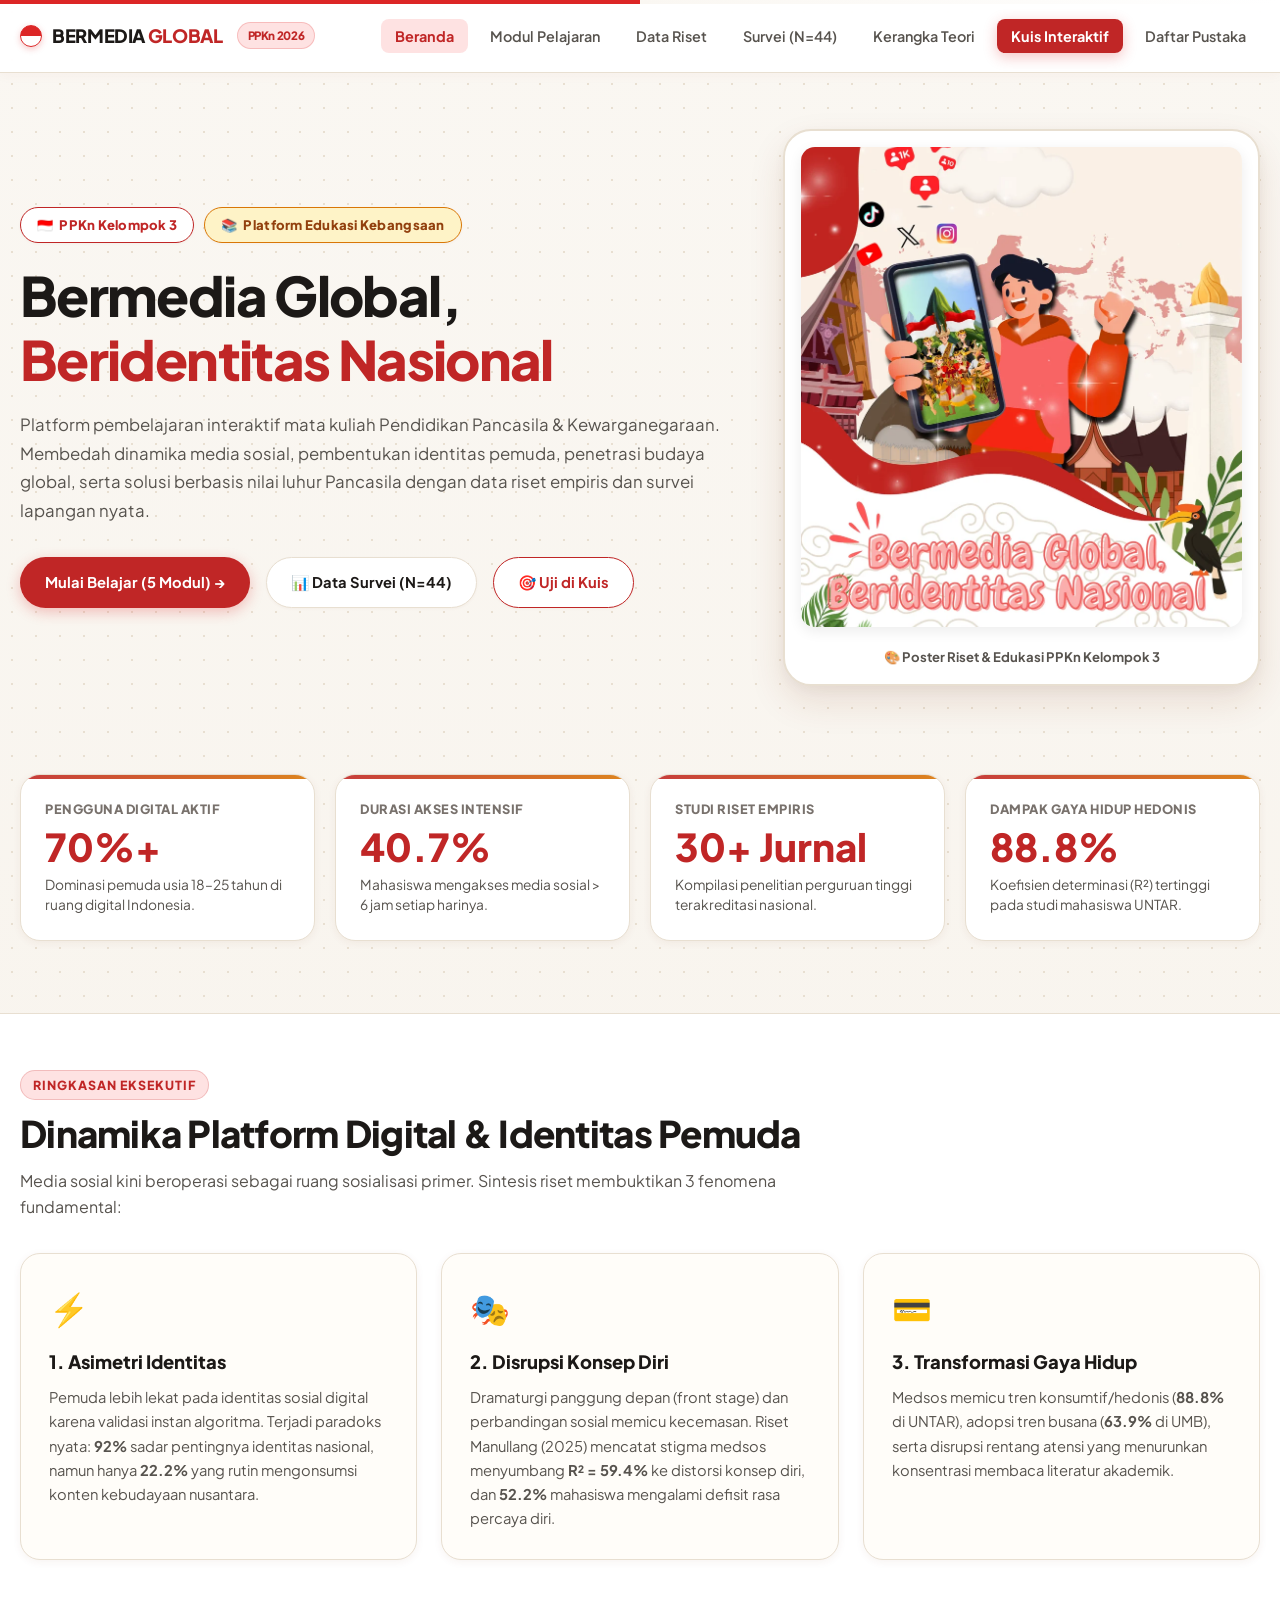
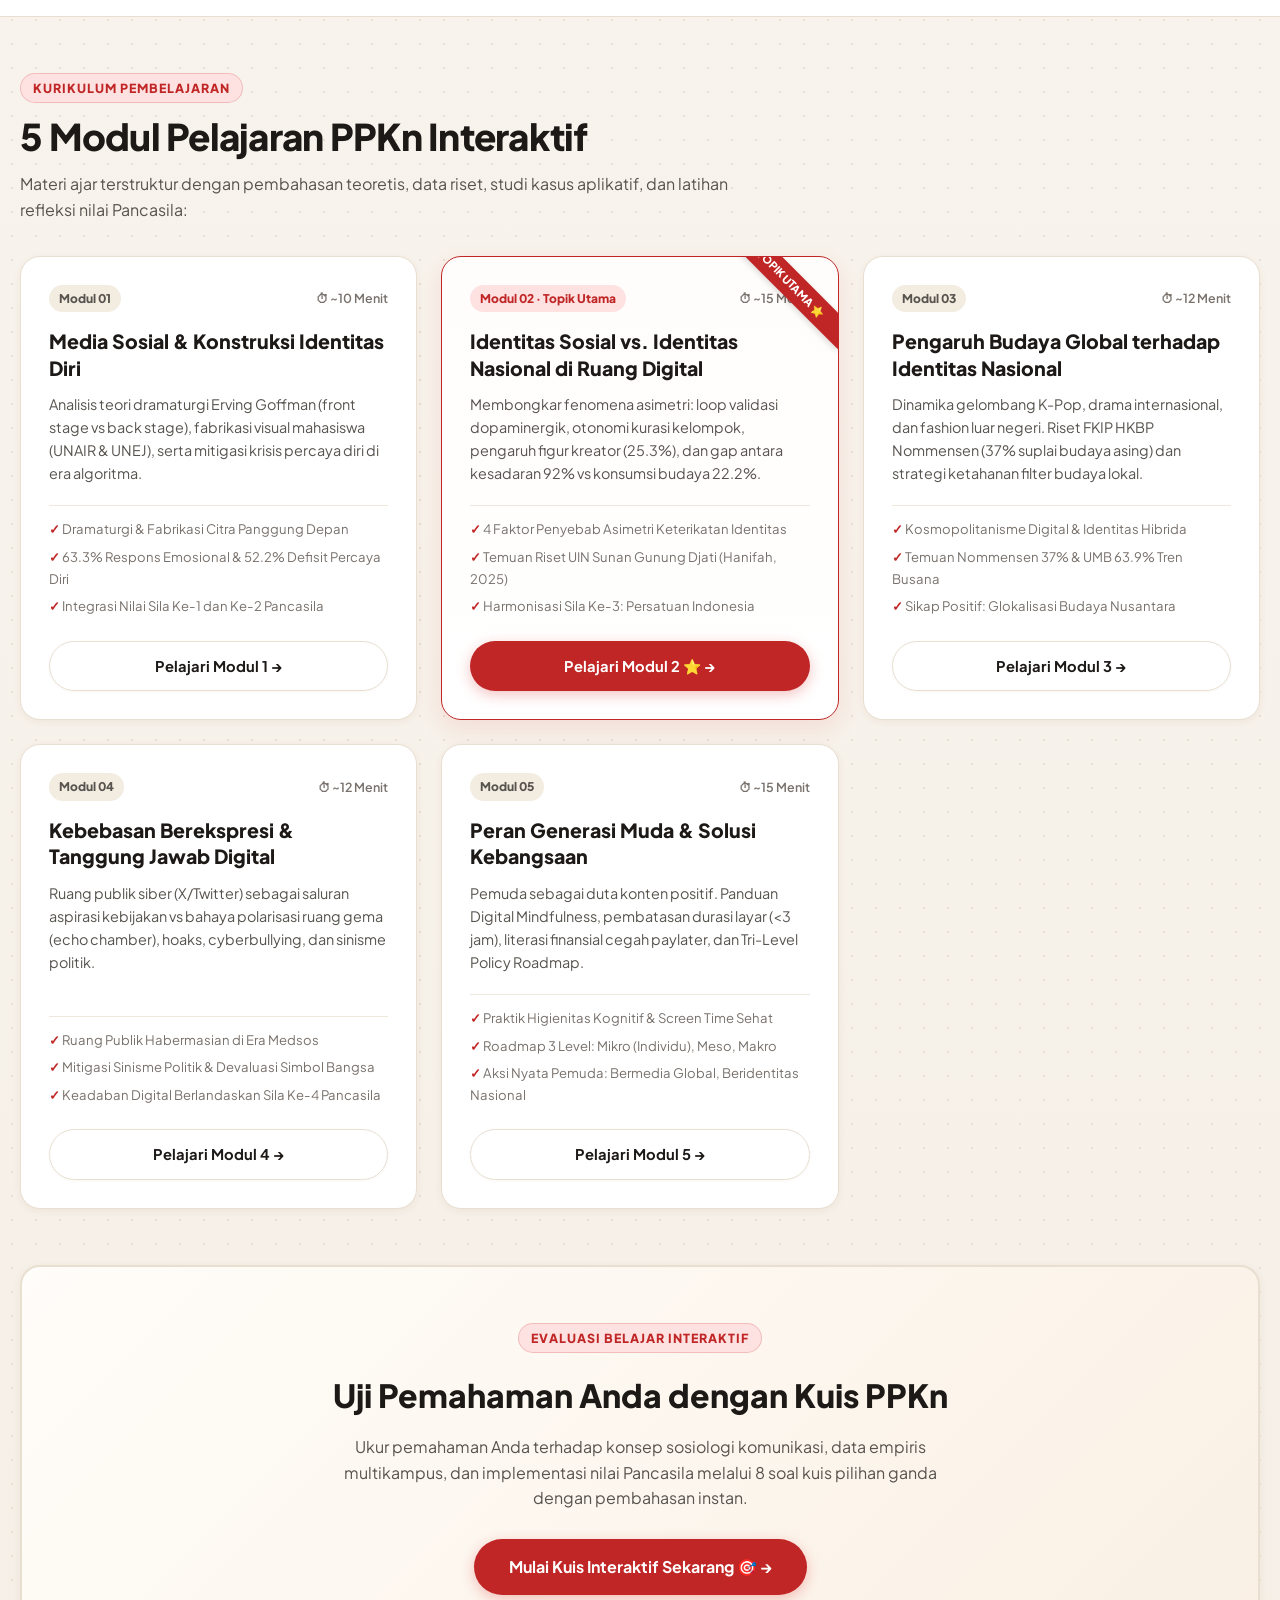
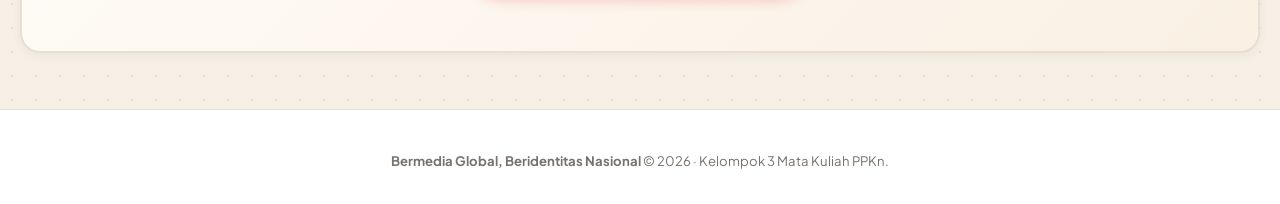
<file: index.html>
<!DOCTYPE html>
<html lang="id">
<head>
  <meta charset="UTF-8">
  <meta name="viewport" content="width=device-width, initial-scale=1.0">
  <title>Bermedia Global, Beridentitas Nasional | Portal Edukasi PPKn</title>
  <meta name="description" content="Platform edukasi digital mata kuliah PPKn: Dinamika Media Sosial & Identitas Nasional Generasi Muda Indonesia. Berbasis data empiris multikampus dan survei N=44.">
  <link rel="preconnect" href="https://fonts.googleapis.com">
  <link rel="preconnect" href="https://fonts.gstatic.com" crossorigin>
  <link href="https://fonts.googleapis.com/css2?family=Plus+Jakarta+Sans:wght@400;500;600;700;800&display=swap" rel="stylesheet">
    <link rel="icon" type="image/svg+xml" href="favicon.svg">
  <link rel="stylesheet" href="css/main.css">
    <link rel="icon" type="image/svg+xml" href="favicon.svg">
  <link rel="stylesheet" href="css/modules.css">
  <link rel="manifest" href="manifest.json">
</head>
<body>
  <div class="app-wrapper">
    <!-- NAVBAR -->
    <nav class="navbar" aria-label="Navigasi Utama">
      <div class="container nav-container">
        <a href="index.html" class="brand-logo">
          <span class="brand-flag"></span>
          <span>BERMEDIA <span class="highlight">GLOBAL</span></span>
          <span class="brand-badge">PPKn 2026</span>
        </a>
        <button class="mobile-toggle" aria-label="Menu" aria-expanded="false">☰</button>
        <ul class="nav-menu">
          <li><a href="index.html" class="nav-link active">Beranda</a></li>
          <li><a href="materi/index.html" class="nav-link">Modul Pelajaran</a></li>
          <li><a href="riset.html" class="nav-link">Data Riset</a></li>
          <li><a href="survei.html" class="nav-link">Survei (N=44)</a></li>
          <li><a href="teori.html" class="nav-link">Kerangka Teori</a></li>
          <li><a href="kuis.html" class="nav-link nav-cta">Kuis Interaktif</a></li>
          <li><a href="pustaka.html" class="nav-link">Daftar Pustaka</a></li>
        </ul>
      </div>
    </nav>

    <!-- HERO SECTION -->
    <header class="hero-section">
      <div class="container">
        <div class="hero-grid">
          <!-- Text column -->
          <div class="hero-content">
            <div class="hero-badge-row">
              <div class="hero-pill">
                <span>🇮🇩</span> PPKn Kelompok 3
              </div>
              <div class="hero-pill hero-pill-gold">
                <span>📚</span> Platform Edukasi Kebangsaan
              </div>
            </div>
            
            <h1 class="hero-title">
              Bermedia Global,<br>
              <span class="highlight-red">Beridentitas Nasional</span>
            </h1>
            
            <p class="hero-desc">
              Platform pembelajaran interaktif mata kuliah Pendidikan Pancasila &amp; Kewarganegaraan. Membedah dinamika media sosial, pembentukan identitas pemuda, penetrasi budaya global, serta solusi berbasis nilai luhur Pancasila dengan data riset empiris dan survei lapangan nyata.
            </p>
            
            <div class="hero-actions">
              <a href="materi/index.html" class="btn btn-primary">Mulai Belajar (5 Modul) →</a>
              <a href="survei.html" class="btn btn-secondary">📊 Data Survei (N=44)</a>
              <a href="kuis.html" class="btn btn-secondary" style="border-color: var(--primary-red); color: var(--primary-red);">🎯 Uji di Kuis</a>
            </div>
          </div>

          <!-- Poster Visual Card -->
          <div class="hero-poster-card">
            <img src="assets/poster.webp" alt="Poster Resmi PPKn Kelompok 3: Bermedia Global, Beridentitas Nasional" class="hero-poster-img" onerror="this.onerror=null; this.src='assets/poster.png';">
            <div class="hero-poster-caption">
              🎨 Poster Riset &amp; Edukasi PPKn Kelompok 3
            </div>
          </div>
        </div>
      </div>
    </header>

    <!-- KPI STATS -->
    <section class="section" style="padding-top: 0; padding-bottom: 2rem;">
      <div class="container">
        <div class="kpi-grid">
          <div class="kpi-card">
            <div class="kpi-label">Pengguna Digital Aktif</div>
            <div class="kpi-num" data-target="70" data-suffix="%+">0%</div>
            <p class="kpi-desc">Dominasi pemuda usia 18–25 tahun di ruang digital Indonesia.</p>
          </div>
          <div class="kpi-card">
            <div class="kpi-label">Durasi Akses Intensif</div>
            <div class="kpi-num" data-target="40.7" data-suffix="%">0%</div>
            <p class="kpi-desc">Mahasiswa mengakses media sosial &gt; 6 jam setiap harinya.</p>
          </div>
          <div class="kpi-card">
            <div class="kpi-label">Studi Riset Empiris</div>
            <div class="kpi-num" data-target="30" data-suffix="+ Jurnal">0</div>
            <p class="kpi-desc">Kompilasi penelitian perguruan tinggi terakreditasi nasional.</p>
          </div>
          <div class="kpi-card">
            <div class="kpi-label">Dampak Gaya Hidup Hedonis</div>
            <div class="kpi-num" data-target="88.8" data-suffix="%">0%</div>
            <p class="kpi-desc">Koefisien determinasi (R²) tertinggi pada studi mahasiswa UNTAR.</p>
          </div>
        </div>
      </div>
    </section>

    <!-- RINGKASAN EKSEKUTIF 3 PROPOSISI -->
    <section class="section" style="background: #FFFFFF; border-top: 1.5px solid var(--border); border-bottom: 1.5px solid var(--border);">
      <div class="container">
        <div class="section-badge">Ringkasan Eksekutif</div>
        <h2 class="section-title">Dinamika Platform Digital &amp; Identitas Pemuda</h2>
        <p class="section-subtitle">
          Media sosial kini beroperasi sebagai ruang sosialisasi primer. Sintesis riset membuktikan 3 fenomena fundamental:
        </p>

        <div class="grid-3" style="margin-top: 2rem;">
          <div class="card" style="background: #FFFDF9;">
            <div style="font-size: 2rem; margin-bottom: 0.75rem;">⚡</div>
            <h3 style="font-size: 1.15rem; font-weight: 800; margin-bottom: 0.5rem; color: var(--text-main);">1. Asimetri Identitas</h3>
            <p style="font-size: 0.92rem; color: var(--text-muted); line-height: 1.65;">
              Pemuda lebih lekat pada identitas sosial digital karena validasi instan algoritma. Terjadi paradoks nyata: <strong>92%</strong> sadar pentingnya identitas nasional, namun hanya <strong>22.2%</strong> yang rutin mengonsumsi konten kebudayaan nusantara.
            </p>
          </div>

          <div class="card" style="background: #FFFDF9;">
            <div style="font-size: 2rem; margin-bottom: 0.75rem;">🎭</div>
            <h3 style="font-size: 1.15rem; font-weight: 800; margin-bottom: 0.5rem; color: var(--text-main);">2. Disrupsi Konsep Diri</h3>
            <p style="font-size: 0.92rem; color: var(--text-muted); line-height: 1.65;">
              Dramaturgi panggung depan (front stage) dan perbandingan sosial memicu kecemasan. Riset Manullang (2025) mencatat stigma medsos menyumbang <strong>R² = 59.4%</strong> ke distorsi konsep diri, dan <strong>52.2%</strong> mahasiswa mengalami defisit rasa percaya diri.
            </p>
          </div>

          <div class="card" style="background: #FFFDF9;">
            <div style="font-size: 2rem; margin-bottom: 0.75rem;">💳</div>
            <h3 style="font-size: 1.15rem; font-weight: 800; margin-bottom: 0.5rem; color: var(--text-main);">3. Transformasi Gaya Hidup</h3>
            <p style="font-size: 0.92rem; color: var(--text-muted); line-height: 1.65;">
              Medsos memicu tren konsumtif/hedonis (<strong>88.8%</strong> di UNTAR), adopsi tren busana (<strong>63.9%</strong> di UMB), serta disrupsi rentang atensi yang menurunkan konsentrasi membaca literatur akademik.
            </p>
          </div>
        </div>
      </div>
    </section>

    <!-- 5 MODUL PELAJARAN PPKN -->
    <section class="section">
      <div class="container">
        <div class="section-badge">Kurikulum Pembelajaran</div>
        <h2 class="section-title">5 Modul Pelajaran PPKn Interaktif</h2>
        <p class="section-subtitle">
          Materi ajar terstruktur dengan pembahasan teoretis, data riset, studi kasus aplikatif, dan latihan refleksi nilai Pancasila:
        </p>

        <div class="module-grid">
          <!-- Modul 1 -->
          <div class="module-card">
            <div class="mod-header">
              <span class="mod-badge">Modul 01</span>
              <span class="mod-readtime">⏱ ~10 Menit</span>
            </div>
            <h3 class="mod-title">
              <a href="materi/modul-1.html">Media Sosial &amp; Konstruksi Identitas Diri</a>
            </h3>
            <p class="mod-desc">
              Analisis teori dramaturgi Erving Goffman (front stage vs back stage), fabrikasi visual mahasiswa (UNAIR &amp; UNEJ), serta mitigasi krisis percaya diri di era algoritma.
            </p>
            <ul class="mod-keypoints">
              <li>Dramaturgi &amp; Fabrikasi Citra Panggung Depan</li>
              <li>63.3% Respons Emosional &amp; 52.2% Defisit Percaya Diri</li>
              <li>Integrasi Nilai Sila Ke-1 dan Ke-2 Pancasila</li>
            </ul>
            <a href="materi/modul-1.html" class="btn btn-secondary" style="width: 100%; justify-content: center;">Pelajari Modul 1 →</a>
          </div>

          <!-- Modul 2 -->
          <div class="module-card featured">
            <div class="mod-header">
              <span class="mod-badge" style="background: var(--primary-red-light); color: var(--primary-red);">Modul 02 · Topik Utama</span>
              <span class="mod-readtime">⏱ ~15 Menit</span>
            </div>
            <h3 class="mod-title">
              <a href="materi/modul-2.html">Identitas Sosial vs. Identitas Nasional di Ruang Digital</a>
            </h3>
            <p class="mod-desc">
              Membongkar fenomena asimetri: loop validasi dopaminergik, otonomi kurasi kelompok, pengaruh figur kreator (25.3%), dan gap antara kesadaran 92% vs konsumsi budaya 22.2%.
            </p>
            <ul class="mod-keypoints">
              <li>4 Faktor Penyebab Asimetri Keterikatan Identitas</li>
              <li>Temuan Riset UIN Sunan Gunung Djati (Hanifah, 2025)</li>
              <li>Harmonisasi Sila Ke-3: Persatuan Indonesia</li>
            </ul>
            <a href="materi/modul-2.html" class="btn btn-primary" style="width: 100%; justify-content: center;">Pelajari Modul 2 ⭐ →</a>
          </div>

          <!-- Modul 3 -->
          <div class="module-card">
            <div class="mod-header">
              <span class="mod-badge">Modul 03</span>
              <span class="mod-readtime">⏱ ~12 Menit</span>
            </div>
            <h3 class="mod-title">
              <a href="materi/modul-3.html">Pengaruh Budaya Global terhadap Identitas Nasional</a>
            </h3>
            <p class="mod-desc">
              Dinamika gelombang K-Pop, drama internasional, dan fashion luar negeri. Riset FKIP HKBP Nommensen (37% suplai budaya asing) dan strategi ketahanan filter budaya lokal.
            </p>
            <ul class="mod-keypoints">
              <li>Kosmopolitanisme Digital &amp; Identitas Hibrida</li>
              <li>Temuan Nommensen 37% &amp; UMB 63.9% Tren Busana</li>
              <li>Sikap Positif: Glokalisasi Budaya Nusantara</li>
            </ul>
            <a href="materi/modul-3.html" class="btn btn-secondary" style="width: 100%; justify-content: center;">Pelajari Modul 3 →</a>
          </div>

          <!-- Modul 4 -->
          <div class="module-card">
            <div class="mod-header">
              <span class="mod-badge">Modul 04</span>
              <span class="mod-readtime">⏱ ~12 Menit</span>
            </div>
            <h3 class="mod-title">
              <a href="materi/modul-4.html">Kebebasan Berekspresi &amp; Tanggung Jawab Digital</a>
            </h3>
            <p class="mod-desc">
              Ruang publik siber (X/Twitter) sebagai saluran aspirasi kebijakan vs bahaya polarisasi ruang gema (echo chamber), hoaks, cyberbullying, dan sinisme politik.
            </p>
            <ul class="mod-keypoints">
              <li>Ruang Publik Habermasian di Era Medsos</li>
              <li>Mitigasi Sinisme Politik &amp; Devaluasi Simbol Bangsa</li>
              <li>Keadaban Digital Berlandaskan Sila Ke-4 Pancasila</li>
            </ul>
            <a href="materi/modul-4.html" class="btn btn-secondary" style="width: 100%; justify-content: center;">Pelajari Modul 4 →</a>
          </div>

          <!-- Modul 5 -->
          <div class="module-card">
            <div class="mod-header">
              <span class="mod-badge">Modul 05</span>
              <span class="mod-readtime">⏱ ~15 Menit</span>
            </div>
            <h3 class="mod-title">
              <a href="materi/modul-5.html">Peran Generasi Muda &amp; Solusi Kebangsaan</a>
            </h3>
            <p class="mod-desc">
              Pemuda sebagai duta konten positif. Panduan Digital Mindfulness, pembatasan durasi layar (&lt;3 jam), literasi finansial cegah paylater, dan Tri-Level Policy Roadmap.
            </p>
            <ul class="mod-keypoints">
              <li>Praktik Higienitas Kognitif &amp; Screen Time Sehat</li>
              <li>Roadmap 3 Level: Mikro (Individu), Meso, Makro</li>
              <li>Aksi Nyata Pemuda: Bermedia Global, Beridentitas Nasional</li>
            </ul>
            <a href="materi/modul-5.html" class="btn btn-secondary" style="width: 100%; justify-content: center;">Pelajari Modul 5 →</a>
          </div>
        </div>
      </div>
    </section>

    <!-- CALL TO ACTION KUIS -->
    <section class="section" style="padding-top: 0;">
      <div class="container">
        <div class="card" style="background: linear-gradient(135deg, #FFFDF9 0%, #FAF0E4 100%); border: 2px solid var(--border); text-align: center; padding: 3.5rem 2rem;">
          <div class="section-badge" style="margin-bottom: 1rem;">Evaluasi Belajar Interaktif</div>
          <h2 style="font-size: 2rem; font-weight: 800; margin-bottom: 0.75rem; color: var(--text-main);">Uji Pemahaman Anda dengan Kuis PPKn</h2>
          <p style="color: var(--text-muted); max-width: 620px; margin: 0 auto 1.75rem; font-size: 1rem; line-height: 1.6;">
            Ukur pemahaman Anda terhadap konsep sosiologi komunikasi, data empiris multikampus, dan implementasi nilai Pancasila melalui 8 soal kuis pilihan ganda dengan pembahasan instan.
          </p>
          <a href="kuis.html" class="btn btn-primary" style="font-size: 1rem; padding: 14px 34px;">Mulai Kuis Interaktif Sekarang 🎯 →</a>
        </div>
      </div>
    </section>

    <!-- FOOTER -->
    <footer class="footer">
      <div class="container">
        <div class="footer-bottom">
          <strong>Bermedia Global, Beridentitas Nasional</strong> © 2026 · Kelompok 3 Mata Kuliah PPKn.
        </div>
      </div>
    </footer>

    <button id="back-to-top" class="back-to-top" aria-label="Kembali ke atas">↑</button>
  </div>

  <script src="js/main.js"></script>
</body>
</html>
</file>
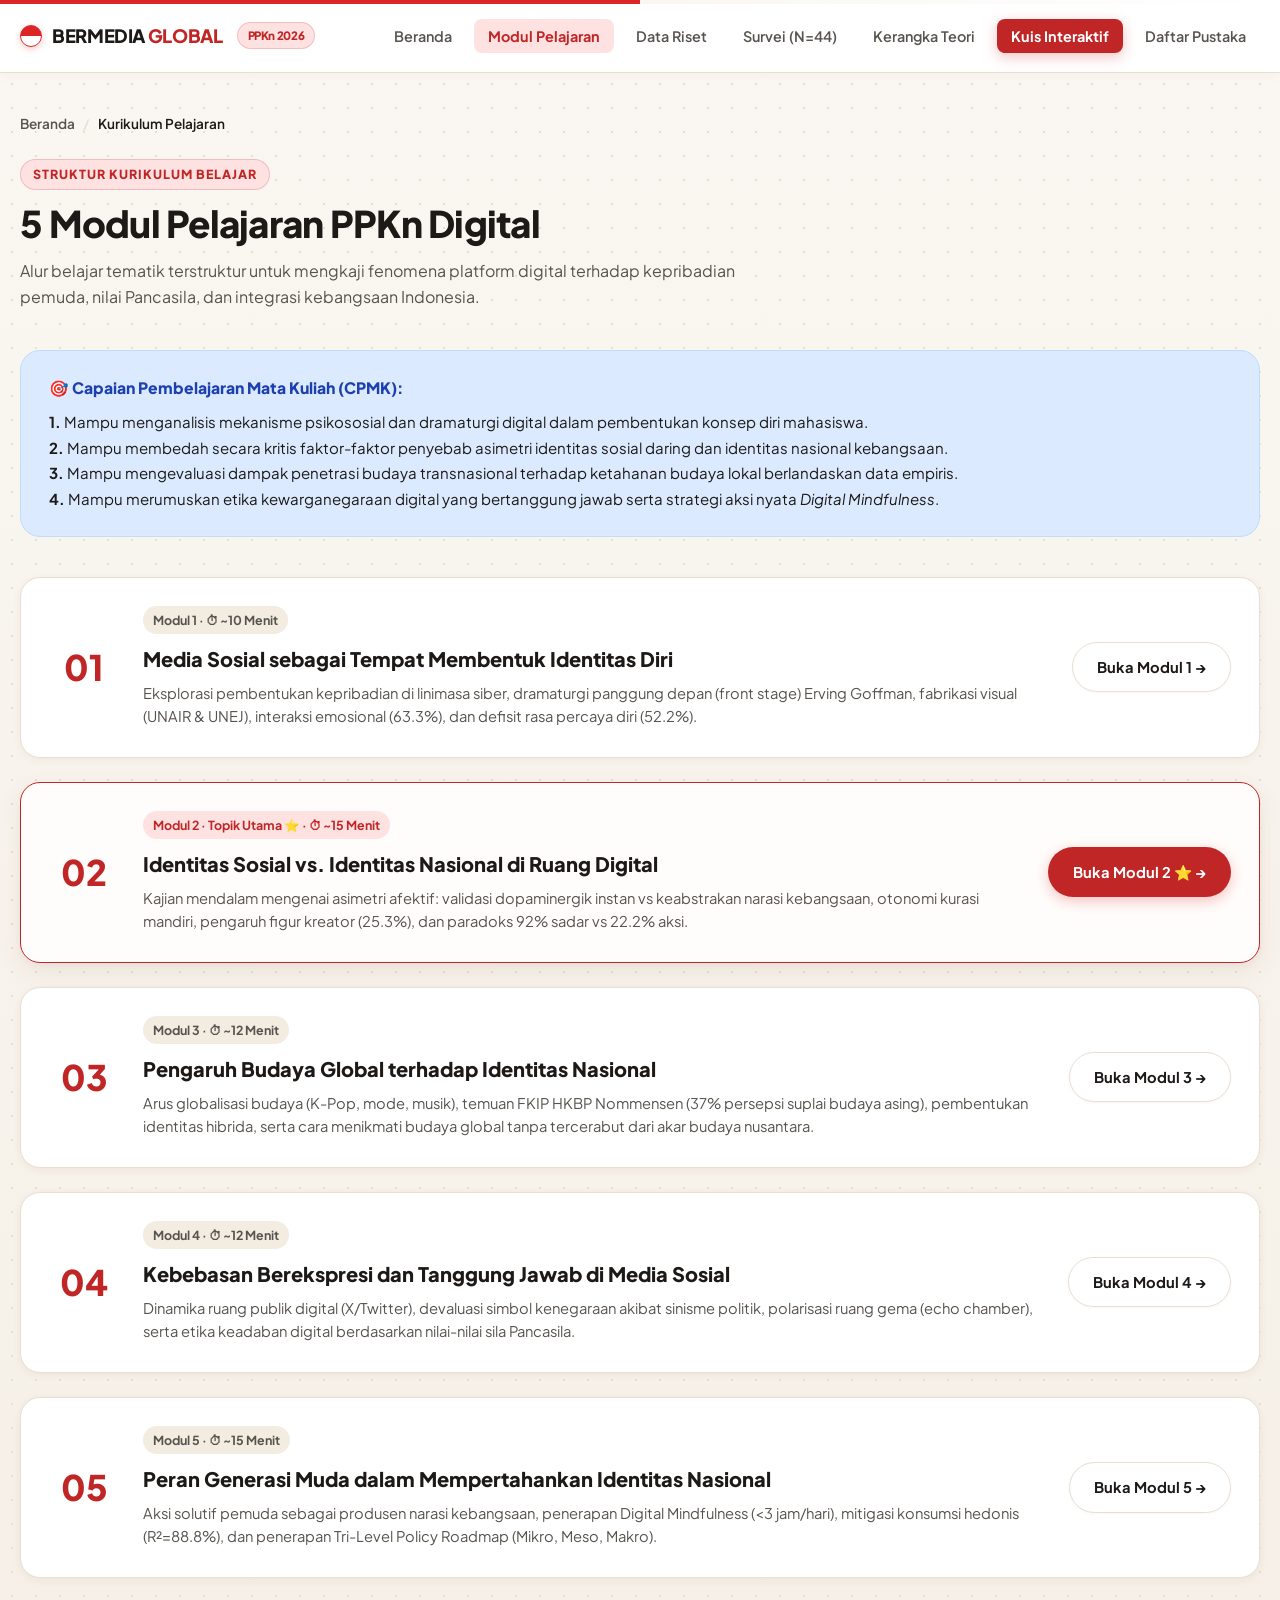
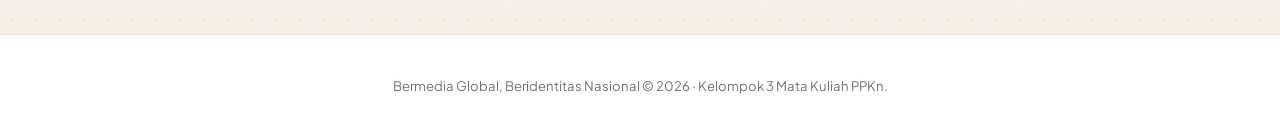
<file: materi/index.html>
<!DOCTYPE html>
<html lang="id">
<head>
  <meta charset="UTF-8">
  <meta name="viewport" content="width=device-width, initial-scale=1.0">
  <title>Kurikulum & Modul Pelajaran | Bermedia Global, Beridentitas Nasional</title>
  <meta name="description" content="Daftar modul pembelajaran PPKn: Dinamika Media Sosial & Identitas Nasional Generasi Muda Indonesia.">
  <link rel="preconnect" href="https://fonts.googleapis.com">
  <link rel="preconnect" href="https://fonts.gstatic.com" crossorigin>
  <link href="https://fonts.googleapis.com/css2?family=Plus+Jakarta+Sans:wght@400;500;600;700;800&display=swap" rel="stylesheet">
    <link rel="icon" type="image/svg+xml" href="../favicon.svg">
  <link rel="stylesheet" href="../css/main.css">
    <link rel="icon" type="image/svg+xml" href="../favicon.svg">
  <link rel="stylesheet" href="../css/modules.css">
</head>
<body>
  <div class="app-wrapper">
    <!-- NAVBAR -->
    <nav class="navbar" aria-label="Navigasi Utama">
      <div class="container nav-container">
        <a href="../index.html" class="brand-logo">
          <span class="brand-flag"></span>
          <span>BERMEDIA <span class="highlight">GLOBAL</span></span>
          <span class="brand-badge">PPKn 2026</span>
        </a>
        <button class="mobile-toggle" aria-label="Menu" aria-expanded="false">☰</button>
        <ul class="nav-menu">
          <li><a href="../index.html" class="nav-link">Beranda</a></li>
          <li><a href="index.html" class="nav-link active">Modul Pelajaran</a></li>
          <li><a href="../riset.html" class="nav-link">Data Riset</a></li>
          <li><a href="../survei.html" class="nav-link">Survei (N=44)</a></li>
          <li><a href="../teori.html" class="nav-link">Kerangka Teori</a></li>
          <li><a href="../kuis.html" class="nav-link nav-cta">Kuis Interaktif</a></li>
          <li><a href="../pustaka.html" class="nav-link">Daftar Pustaka</a></li>
        </ul>
      </div>
    </nav>

    <!-- CONTENT -->
    <main class="section" style="padding-top: 2.5rem;">
      <div class="container">
        <!-- Breadcrumb -->
        <div class="breadcrumb">
          <a href="../index.html">Beranda</a>
          <span class="sep">/</span>
          <span style="color: var(--text-main);">Kurikulum Pelajaran</span>
        </div>

        <div class="section-header">
          <div class="section-badge">Struktur Kurikulum Belajar</div>
          <h1 class="section-title">5 Modul Pelajaran PPKn Digital</h1>
          <p class="section-subtitle">
            Alur belajar tematik terstruktur untuk mengkaji fenomena platform digital terhadap kepribadian pemuda, nilai Pancasila, dan integrasi kebangsaan Indonesia.
          </p>
        </div>

        <!-- Capaian Pembelajaran -->
        <div class="callout callout-info" style="margin-bottom: 2.5rem;">
          <div class="callout-title">🎯 Capaian Pembelajaran Mata Kuliah (CPMK):</div>
          <p style="font-size: 0.94rem; line-height: 1.7;">
            <strong>1.</strong> Mampu menganalisis mekanisme psikososial dan dramaturgi digital dalam pembentukan konsep diri mahasiswa.<br>
            <strong>2.</strong> Mampu membedah secara kritis faktor-faktor penyebab asimetri identitas sosial daring dan identitas nasional kebangsaan.<br>
            <strong>3.</strong> Mampu mengevaluasi dampak penetrasi budaya transnasional terhadap ketahanan budaya lokal berlandaskan data empiris.<br>
            <strong>4.</strong> Mampu merumuskan etika kewarganegaraan digital yang bertanggung jawab serta strategi aksi nyata <em>Digital Mindfulness</em>.
          </p>
        </div>

        <!-- DAFTAR MODUL -->
        <div style="display: flex; flex-direction: column; gap: 1.5rem;">
          <!-- Modul 1 -->
          <article class="card" style="display: grid; grid-template-columns: 70px 1fr auto; gap: 1.5rem; align-items: center;">
            <div style="font-size: 2.2rem; text-align: center; font-weight: 800; color: var(--primary-red);">01</div>
            <div>
              <span class="badge" style="background: var(--bg-subtle); color: var(--text-muted); margin-bottom: 0.5rem;">Modul 1 · ⏱ ~10 Menit</span>
              <h2 style="font-size: 1.25rem; font-weight: 800; color: var(--text-main); margin-bottom: 0.4rem;">
                <a href="modul-1.html">Media Sosial sebagai Tempat Membentuk Identitas Diri</a>
              </h2>
              <p style="font-size: 0.92rem; color: var(--text-muted); line-height: 1.6;">
                Eksplorasi pembentukan kepribadian di linimasa siber, dramaturgi panggung depan (front stage) Erving Goffman, fabrikasi visual (UNAIR &amp; UNEJ), interaksi emosional (63.3%), dan defisit rasa percaya diri (52.2%).
              </p>
            </div>
            <div>
              <a href="modul-1.html" class="btn btn-secondary">Buka Modul 1 →</a>
            </div>
          </article>

          <!-- Modul 2 -->
          <article class="card" style="display: grid; grid-template-columns: 70px 1fr auto; gap: 1.5rem; align-items: center; border-color: var(--primary-red); background: #FFFDFB; box-shadow: var(--shadow-md);">
            <div style="font-size: 2.2rem; text-align: center; font-weight: 800; color: var(--primary-red);">02</div>
            <div>
              <span class="badge" style="background: var(--primary-red-light); color: var(--primary-red); margin-bottom: 0.5rem;">Modul 2 · Topik Utama ⭐ · ⏱ ~15 Menit</span>
              <h2 style="font-size: 1.25rem; font-weight: 800; color: var(--text-main); margin-bottom: 0.4rem;">
                <a href="modul-2.html">Identitas Sosial vs. Identitas Nasional di Ruang Digital</a>
              </h2>
              <p style="font-size: 0.92rem; color: var(--text-muted); line-height: 1.6;">
                Kajian mendalam mengenai asimetri afektif: validasi dopaminergik instan vs keabstrakan narasi kebangsaan, otonomi kurasi mandiri, pengaruh figur kreator (25.3%), dan paradoks 92% sadar vs 22.2% aksi.
              </p>
            </div>
            <div>
              <a href="modul-2.html" class="btn btn-primary">Buka Modul 2 ⭐ →</a>
            </div>
          </article>

          <!-- Modul 3 -->
          <article class="card" style="display: grid; grid-template-columns: 70px 1fr auto; gap: 1.5rem; align-items: center;">
            <div style="font-size: 2.2rem; text-align: center; font-weight: 800; color: var(--primary-red);">03</div>
            <div>
              <span class="badge" style="background: var(--bg-subtle); color: var(--text-muted); margin-bottom: 0.5rem;">Modul 3 · ⏱ ~12 Menit</span>
              <h2 style="font-size: 1.25rem; font-weight: 800; color: var(--text-main); margin-bottom: 0.4rem;">
                <a href="modul-3.html">Pengaruh Budaya Global terhadap Identitas Nasional</a>
              </h2>
              <p style="font-size: 0.92rem; color: var(--text-muted); line-height: 1.6;">
                Arus globalisasi budaya (K-Pop, mode, musik), temuan FKIP HKBP Nommensen (37% persepsi suplai budaya asing), pembentukan identitas hibrida, serta cara menikmati budaya global tanpa tercerabut dari akar budaya nusantara.
              </p>
            </div>
            <div>
              <a href="modul-3.html" class="btn btn-secondary">Buka Modul 3 →</a>
            </div>
          </article>

          <!-- Modul 4 -->
          <article class="card" style="display: grid; grid-template-columns: 70px 1fr auto; gap: 1.5rem; align-items: center;">
            <div style="font-size: 2.2rem; text-align: center; font-weight: 800; color: var(--primary-red);">04</div>
            <div>
              <span class="badge" style="background: var(--bg-subtle); color: var(--text-muted); margin-bottom: 0.5rem;">Modul 4 · ⏱ ~12 Menit</span>
              <h2 style="font-size: 1.25rem; font-weight: 800; color: var(--text-main); margin-bottom: 0.4rem;">
                <a href="modul-4.html">Kebebasan Berekspresi dan Tanggung Jawab di Media Sosial</a>
              </h2>
              <p style="font-size: 0.92rem; color: var(--text-muted); line-height: 1.6;">
                Dinamika ruang publik digital (X/Twitter), devaluasi simbol kenegaraan akibat sinisme politik, polarisasi ruang gema (echo chamber), serta etika keadaban digital berdasarkan nilai-nilai sila Pancasila.
              </p>
            </div>
            <div>
              <a href="modul-4.html" class="btn btn-secondary">Buka Modul 4 →</a>
            </div>
          </article>

          <!-- Modul 5 -->
          <article class="card" style="display: grid; grid-template-columns: 70px 1fr auto; gap: 1.5rem; align-items: center;">
            <div style="font-size: 2.2rem; text-align: center; font-weight: 800; color: var(--primary-red);">05</div>
            <div>
              <span class="badge" style="background: var(--bg-subtle); color: var(--text-muted); margin-bottom: 0.5rem;">Modul 5 · ⏱ ~15 Menit</span>
              <h2 style="font-size: 1.25rem; font-weight: 800; color: var(--text-main); margin-bottom: 0.4rem;">
                <a href="modul-5.html">Peran Generasi Muda dalam Mempertahankan Identitas Nasional</a>
              </h2>
              <p style="font-size: 0.92rem; color: var(--text-muted); line-height: 1.6;">
                Aksi solutif pemuda sebagai produsen narasi kebangsaan, penerapan Digital Mindfulness (&lt;3 jam/hari), mitigasi konsumsi hedonis (R²=88.8%), dan penerapan Tri-Level Policy Roadmap (Mikro, Meso, Makro).
              </p>
            </div>
            <div>
              <a href="modul-5.html" class="btn btn-secondary">Buka Modul 5 →</a>
            </div>
          </article>
        </div>
      </div>
    </main>

    <!-- FOOTER -->
    <footer class="footer">
      <div class="container">
        <div class="footer-bottom">
          Bermedia Global, Beridentitas Nasional © 2026 · Kelompok 3 Mata Kuliah PPKn.
        </div>
      </div>
    </footer>
    <button id="back-to-top" class="back-to-top" aria-label="Kembali ke atas">↑</button>
  </div>
  <script src="../js/main.js"></script>
</body>
</html>
</file>
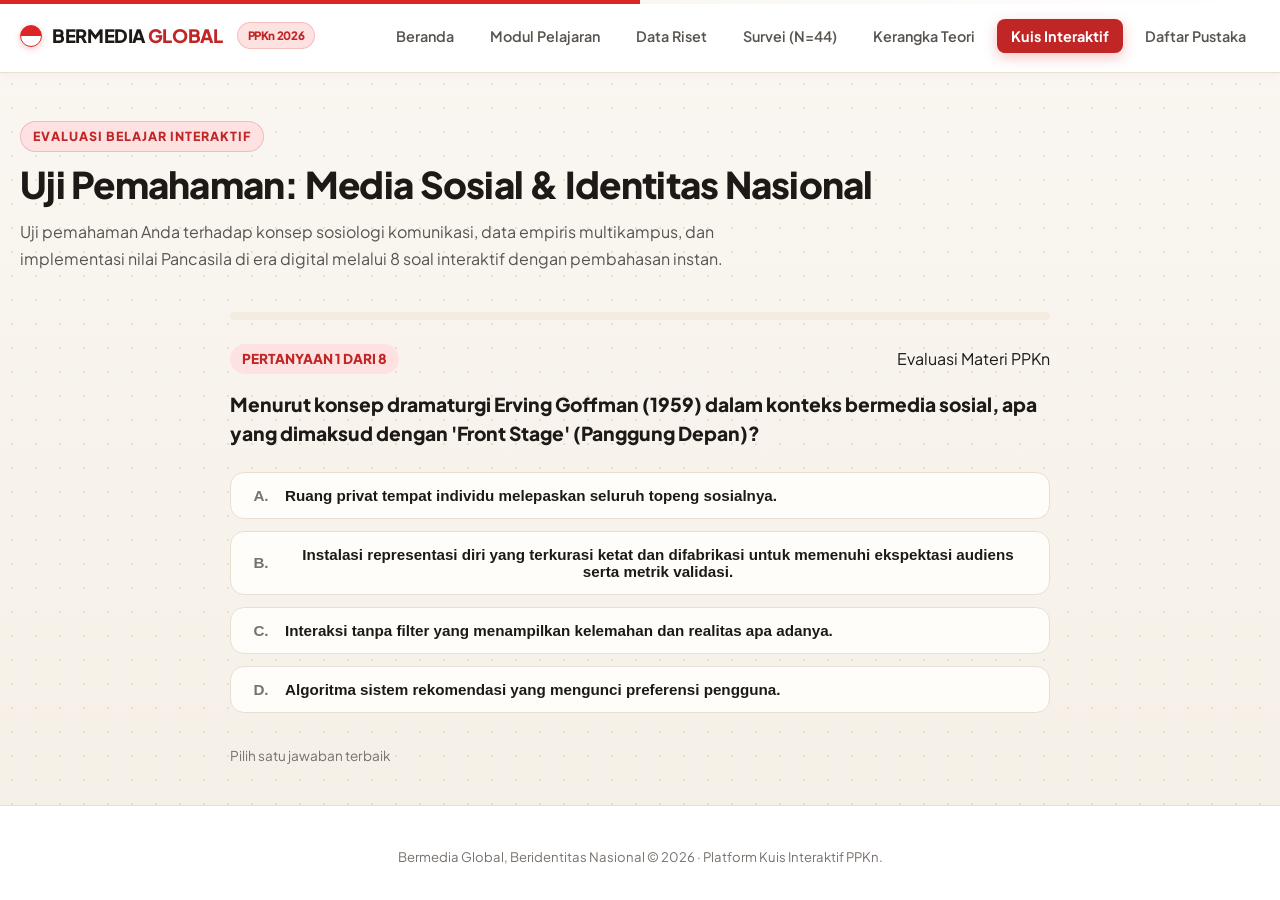
<file: kuis.html>
<!DOCTYPE html>
<html lang="id">
<head>
  <meta charset="UTF-8">
  <meta name="viewport" content="width=device-width, initial-scale=1.0">
  <title>Kuis Interaktif Evaluasi PPKn | Bermedia Global</title>
  <link rel="preconnect" href="https://fonts.googleapis.com">
  <link rel="preconnect" href="https://fonts.gstatic.com" crossorigin>
  <link href="https://fonts.googleapis.com/css2?family=Plus+Jakarta+Sans:wght@400;500;600;700;800&display=swap" rel="stylesheet">
    <link rel="icon" type="image/svg+xml" href="favicon.svg">
  <link rel="stylesheet" href="css/main.css">
    <link rel="icon" type="image/svg+xml" href="favicon.svg">
  <link rel="stylesheet" href="css/modules.css">
</head>
<body>
  <div class="app-wrapper">
    <!-- NAVBAR -->
    <nav class="navbar" aria-label="Navigasi Utama">
      <div class="container nav-container">
        <a href="index.html" class="brand-logo">
          <span class="brand-flag"></span>
          <span>BERMEDIA <span class="highlight">GLOBAL</span></span>
          <span class="brand-badge">PPKn 2026</span>
        </a>
        <button class="mobile-toggle" aria-label="Menu" aria-expanded="false">☰</button>
        <ul class="nav-menu">
          <li><a href="index.html" class="nav-link">Beranda</a></li>
          <li><a href="materi/index.html" class="nav-link">Modul Pelajaran</a></li>
          <li><a href="riset.html" class="nav-link">Data Riset</a></li>
          <li><a href="survei.html" class="nav-link">Survei (N=44)</a></li>
          <li><a href="teori.html" class="nav-link">Kerangka Teori</a></li>
          <li><a href="kuis.html" class="nav-link nav-cta active">Kuis Interaktif</a></li>
          <li><a href="pustaka.html" class="nav-link">Daftar Pustaka</a></li>
        </ul>
      </div>
    </nav>

    <!-- HEADER -->
    <section class="section" style="padding-top: 3rem; padding-bottom: 2rem;">
      <div class="container">
        <div class="section-badge">Evaluasi Belajar Interaktif</div>
        <h1 class="section-title">Uji Pemahaman: Media Sosial &amp; Identitas Nasional</h1>
        <p class="section-subtitle">
          Uji pemahaman Anda terhadap konsep sosiologi komunikasi, data empiris multikampus, dan implementasi nilai Pancasila di era digital melalui 8 soal interaktif dengan pembahasan instan.
        </p>

        <!-- QUIZ CONTAINER -->
        <div class="quiz-container" id="quiz-container" style="margin-top: 2.5rem;">
          <!-- Injected via quiz.js -->
        </div>
      </div>
    </section>

    <!-- FOOTER -->
    <footer class="footer">
      <div class="container">
        <div class="footer-bottom">
          Bermedia Global, Beridentitas Nasional © 2026 · Platform Kuis Interaktif PPKn.
        </div>
      </div>
    </footer>
    <button id="back-to-top" class="back-to-top" aria-label="Kembali ke atas">↑</button>
  </div>
  <script src="js/main.js"></script>
  <script src="js/quiz.js"></script>
</body>
</html>
</file>
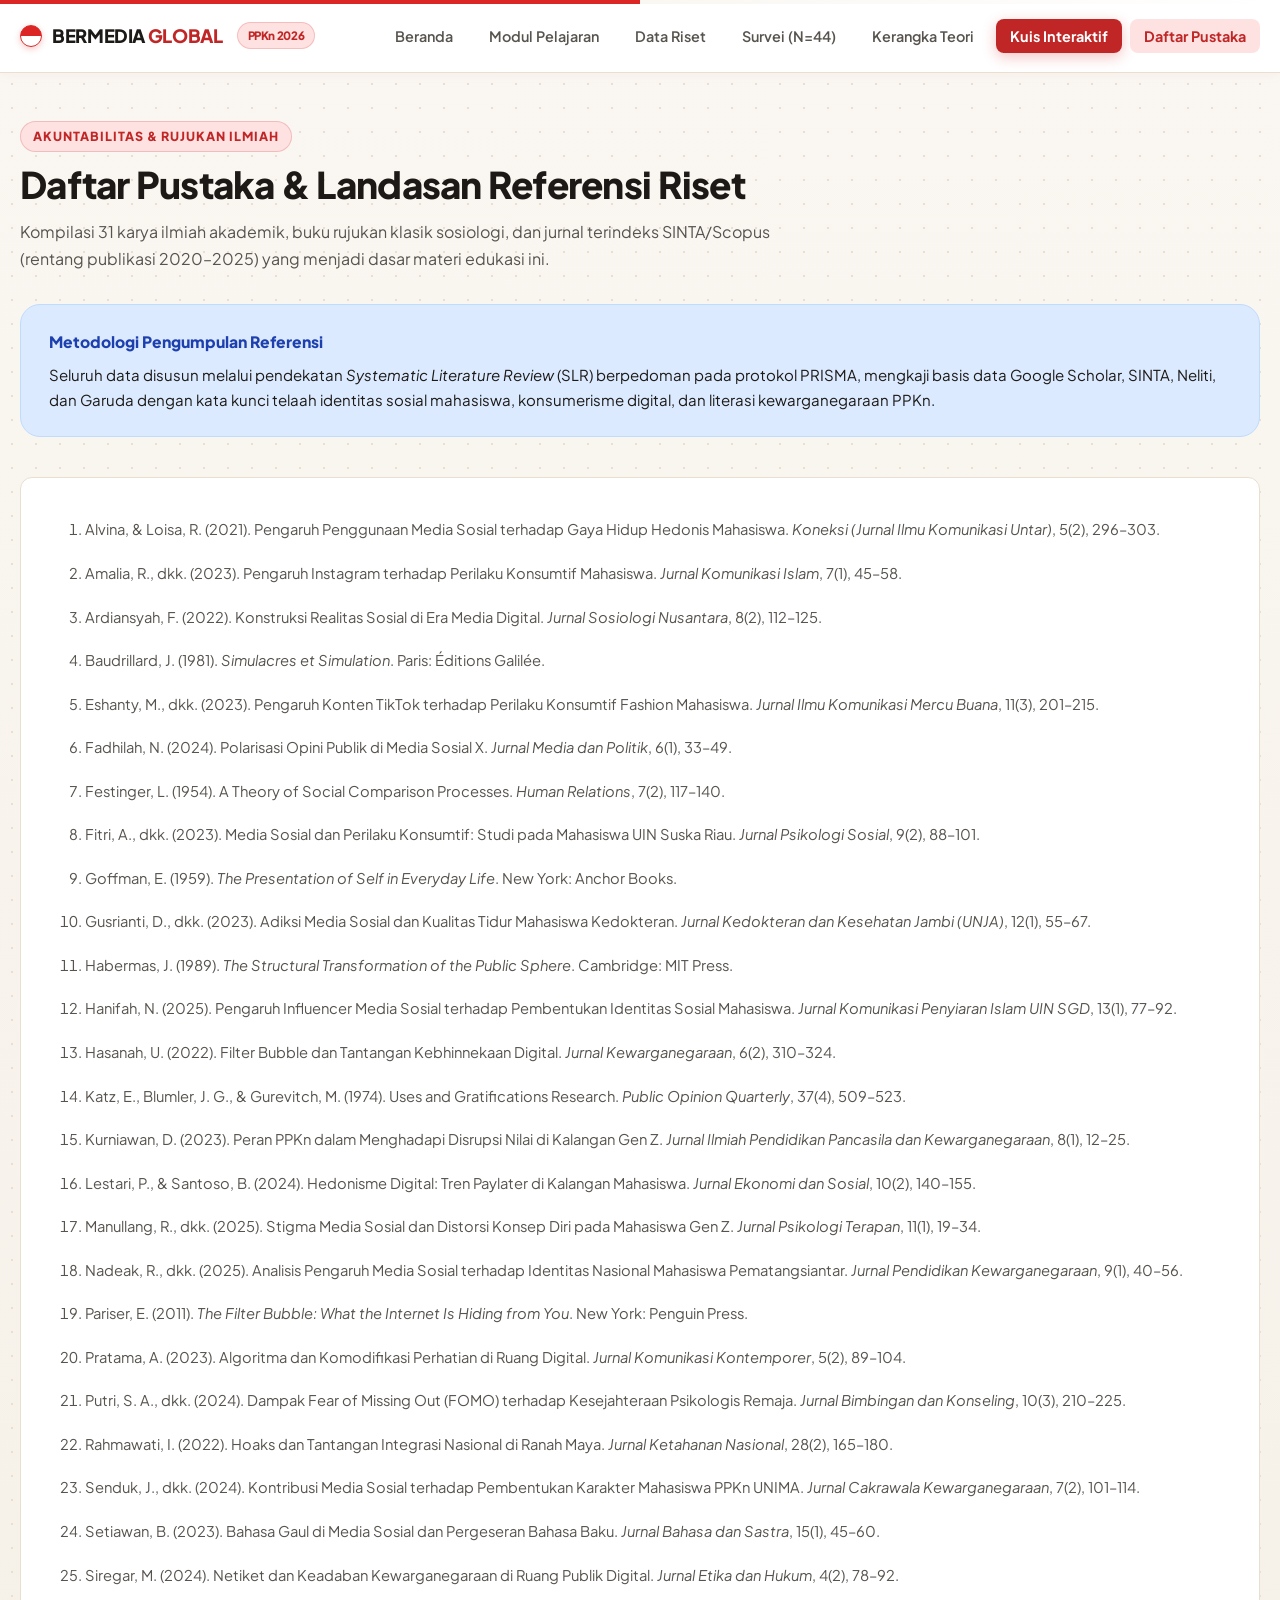
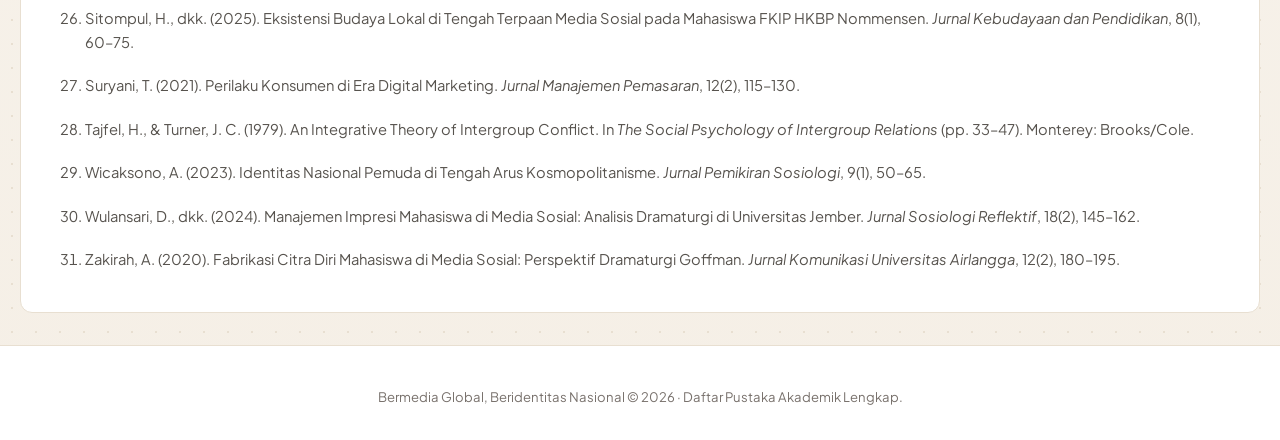
<file: pustaka.html>
<!DOCTYPE html>
<html lang="id">
<head>
  <meta charset="UTF-8">
  <meta name="viewport" content="width=device-width, initial-scale=1.0">
  <title>Daftar Pustaka Akademik (31 Referensi) | Edukasi PPKn</title>
  <link rel="preconnect" href="https://fonts.googleapis.com">
  <link rel="preconnect" href="https://fonts.gstatic.com" crossorigin>
  <link href="https://fonts.googleapis.com/css2?family=Plus+Jakarta+Sans:wght@400;500;600;700;800&display=swap" rel="stylesheet">
    <link rel="icon" type="image/svg+xml" href="favicon.svg">
  <link rel="stylesheet" href="css/main.css">
    <link rel="icon" type="image/svg+xml" href="favicon.svg">
  <link rel="stylesheet" href="css/modules.css">
</head>
<body>
  <div class="app-wrapper">
    <!-- NAVBAR -->
    <nav class="navbar" aria-label="Navigasi Utama">
      <div class="container nav-container">
        <a href="index.html" class="brand-logo">
          <span class="brand-flag"></span>
          <span>BERMEDIA <span class="highlight">GLOBAL</span></span>
          <span class="brand-badge">PPKn 2026</span>
        </a>
        <button class="mobile-toggle" aria-label="Menu" aria-expanded="false">☰</button>
        <ul class="nav-menu">
          <li><a href="index.html" class="nav-link">Beranda</a></li>
          <li><a href="materi/index.html" class="nav-link">Modul Pelajaran</a></li>
          <li><a href="riset.html" class="nav-link">Data Riset</a></li>
          <li><a href="survei.html" class="nav-link">Survei (N=44)</a></li>
          <li><a href="teori.html" class="nav-link">Kerangka Teori</a></li>
          <li><a href="kuis.html" class="nav-link nav-cta">Kuis Interaktif</a></li>
          <li><a href="pustaka.html" class="nav-link active">Daftar Pustaka</a></li>
        </ul>
      </div>
    </nav>

    <!-- HEADER -->
    <section class="section" style="padding-top: 3rem; padding-bottom: 2rem;">
      <div class="container">
        <div class="section-badge">Akuntabilitas &amp; Rujukan Ilmiah</div>
        <h1 class="section-title">Daftar Pustaka &amp; Landasan Referensi Riset</h1>
        <p class="section-subtitle">
          Kompilasi 31 karya ilmiah akademik, buku rujukan klasik sosiologi, dan jurnal terindeks SINTA/Scopus (rentang publikasi 2020–2025) yang menjadi dasar materi edukasi ini.
        </p>

        <!-- METHODOLOGY NOTE -->
        <div class="callout callout-info" style="margin-top: 2rem;">
          <div class="callout-title">Metodologi Pengumpulan Referensi</div>
          <p>
            Seluruh data disusun melalui pendekatan <em>Systematic Literature Review</em> (SLR) berpedoman pada protokol PRISMA, mengkaji basis data Google Scholar, SINTA, Neliti, dan Garuda dengan kata kunci telaah identitas sosial mahasiswa, konsumerisme digital, dan literasi kewarganegaraan PPKn.
          </p>
        </div>

        <!-- REFERENCE LIST -->
        <div class="pustaka-container" style="margin-top: 2.5rem; background: var(--bg-card); padding: 2.5rem; border-radius: 12px; border: 1px solid var(--border);">
          <ol class="pustaka-list" style="padding-left: 1.5rem; display: flex; flex-direction: column; gap: 1.25rem; font-size: 0.92rem; color: var(--text-muted); line-height: 1.6;">
            <li>Alvina, &amp; Loisa, R. (2021). Pengaruh Penggunaan Media Sosial terhadap Gaya Hidup Hedonis Mahasiswa. <em>Koneksi (Jurnal Ilmu Komunikasi Untar)</em>, 5(2), 296–303.</li>
            <li>Amalia, R., dkk. (2023). Pengaruh Instagram terhadap Perilaku Konsumtif Mahasiswa. <em>Jurnal Komunikasi Islam</em>, 7(1), 45–58.</li>
            <li>Ardiansyah, F. (2022). Konstruksi Realitas Sosial di Era Media Digital. <em>Jurnal Sosiologi Nusantara</em>, 8(2), 112–125.</li>
            <li>Baudrillard, J. (1981). <em>Simulacres et Simulation</em>. Paris: Éditions Galilée.</li>
            <li>Eshanty, M., dkk. (2023). Pengaruh Konten TikTok terhadap Perilaku Konsumtif Fashion Mahasiswa. <em>Jurnal Ilmu Komunikasi Mercu Buana</em>, 11(3), 201–215.</li>
            <li>Fadhilah, N. (2024). Polarisasi Opini Publik di Media Sosial X. <em>Jurnal Media dan Politik</em>, 6(1), 33–49.</li>
            <li>Festinger, L. (1954). A Theory of Social Comparison Processes. <em>Human Relations</em>, 7(2), 117–140.</li>
            <li>Fitri, A., dkk. (2023). Media Sosial dan Perilaku Konsumtif: Studi pada Mahasiswa UIN Suska Riau. <em>Jurnal Psikologi Sosial</em>, 9(2), 88–101.</li>
            <li>Goffman, E. (1959). <em>The Presentation of Self in Everyday Life</em>. New York: Anchor Books.</li>
            <li>Gusrianti, D., dkk. (2023). Adiksi Media Sosial dan Kualitas Tidur Mahasiswa Kedokteran. <em>Jurnal Kedokteran dan Kesehatan Jambi (UNJA)</em>, 12(1), 55–67.</li>
            <li>Habermas, J. (1989). <em>The Structural Transformation of the Public Sphere</em>. Cambridge: MIT Press.</li>
            <li>Hanifah, N. (2025). Pengaruh Influencer Media Sosial terhadap Pembentukan Identitas Sosial Mahasiswa. <em>Jurnal Komunikasi Penyiaran Islam UIN SGD</em>, 13(1), 77–92.</li>
            <li>Hasanah, U. (2022). Filter Bubble dan Tantangan Kebhinnekaan Digital. <em>Jurnal Kewarganegaraan</em>, 6(2), 310–324.</li>
            <li>Katz, E., Blumler, J. G., &amp; Gurevitch, M. (1974). Uses and Gratifications Research. <em>Public Opinion Quarterly</em>, 37(4), 509–523.</li>
            <li>Kurniawan, D. (2023). Peran PPKn dalam Menghadapi Disrupsi Nilai di Kalangan Gen Z. <em>Jurnal Ilmiah Pendidikan Pancasila dan Kewarganegaraan</em>, 8(1), 12–25.</li>
            <li>Lestari, P., &amp; Santoso, B. (2024). Hedonisme Digital: Tren Paylater di Kalangan Mahasiswa. <em>Jurnal Ekonomi dan Sosial</em>, 10(2), 140–155.</li>
            <li>Manullang, R., dkk. (2025). Stigma Media Sosial dan Distorsi Konsep Diri pada Mahasiswa Gen Z. <em>Jurnal Psikologi Terapan</em>, 11(1), 19–34.</li>
            <li>Nadeak, R., dkk. (2025). Analisis Pengaruh Media Sosial terhadap Identitas Nasional Mahasiswa Pematangsiantar. <em>Jurnal Pendidikan Kewarganegaraan</em>, 9(1), 40–56.</li>
            <li>Pariser, E. (2011). <em>The Filter Bubble: What the Internet Is Hiding from You</em>. New York: Penguin Press.</li>
            <li>Pratama, A. (2023). Algoritma dan Komodifikasi Perhatian di Ruang Digital. <em>Jurnal Komunikasi Kontemporer</em>, 5(2), 89–104.</li>
            <li>Putri, S. A., dkk. (2024). Dampak Fear of Missing Out (FOMO) terhadap Kesejahteraan Psikologis Remaja. <em>Jurnal Bimbingan dan Konseling</em>, 10(3), 210–225.</li>
            <li>Rahmawati, I. (2022). Hoaks dan Tantangan Integrasi Nasional di Ranah Maya. <em>Jurnal Ketahanan Nasional</em>, 28(2), 165–180.</li>
            <li>Senduk, J., dkk. (2024). Kontribusi Media Sosial terhadap Pembentukan Karakter Mahasiswa PPKn UNIMA. <em>Jurnal Cakrawala Kewarganegaraan</em>, 7(2), 101–114.</li>
            <li>Setiawan, B. (2023). Bahasa Gaul di Media Sosial dan Pergeseran Bahasa Baku. <em>Jurnal Bahasa dan Sastra</em>, 15(1), 45–60.</li>
            <li>Siregar, M. (2024). Netiket dan Keadaban Kewarganegaraan di Ruang Publik Digital. <em>Jurnal Etika dan Hukum</em>, 4(2), 78–92.</li>
            <li>Sitompul, H., dkk. (2025). Eksistensi Budaya Lokal di Tengah Terpaan Media Sosial pada Mahasiswa FKIP HKBP Nommensen. <em>Jurnal Kebudayaan dan Pendidikan</em>, 8(1), 60–75.</li>
            <li>Suryani, T. (2021). Perilaku Konsumen di Era Digital Marketing. <em>Jurnal Manajemen Pemasaran</em>, 12(2), 115–130.</li>
            <li>Tajfel, H., &amp; Turner, J. C. (1979). An Integrative Theory of Intergroup Conflict. In <em>The Social Psychology of Intergroup Relations</em> (pp. 33–47). Monterey: Brooks/Cole.</li>
            <li>Wicaksono, A. (2023). Identitas Nasional Pemuda di Tengah Arus Kosmopolitanisme. <em>Jurnal Pemikiran Sosiologi</em>, 9(1), 50–65.</li>
            <li>Wulansari, D., dkk. (2024). Manajemen Impresi Mahasiswa di Media Sosial: Analisis Dramaturgi di Universitas Jember. <em>Jurnal Sosiologi Reflektif</em>, 18(2), 145–162.</li>
            <li>Zakirah, A. (2020). Fabrikasi Citra Diri Mahasiswa di Media Sosial: Perspektif Dramaturgi Goffman. <em>Jurnal Komunikasi Universitas Airlangga</em>, 12(2), 180–195.</li>
          </ol>
        </div>
      </div>
    </section>

    <!-- FOOTER -->
    <footer class="footer">
      <div class="container">
        <div class="footer-bottom">
          Bermedia Global, Beridentitas Nasional © 2026 · Daftar Pustaka Akademik Lengkap.
        </div>
      </div>
    </footer>
    <button id="back-to-top" class="back-to-top" aria-label="Kembali ke atas">↑</button>
  </div>
  <script src="js/main.js"></script>
</body>
</html>
</file>
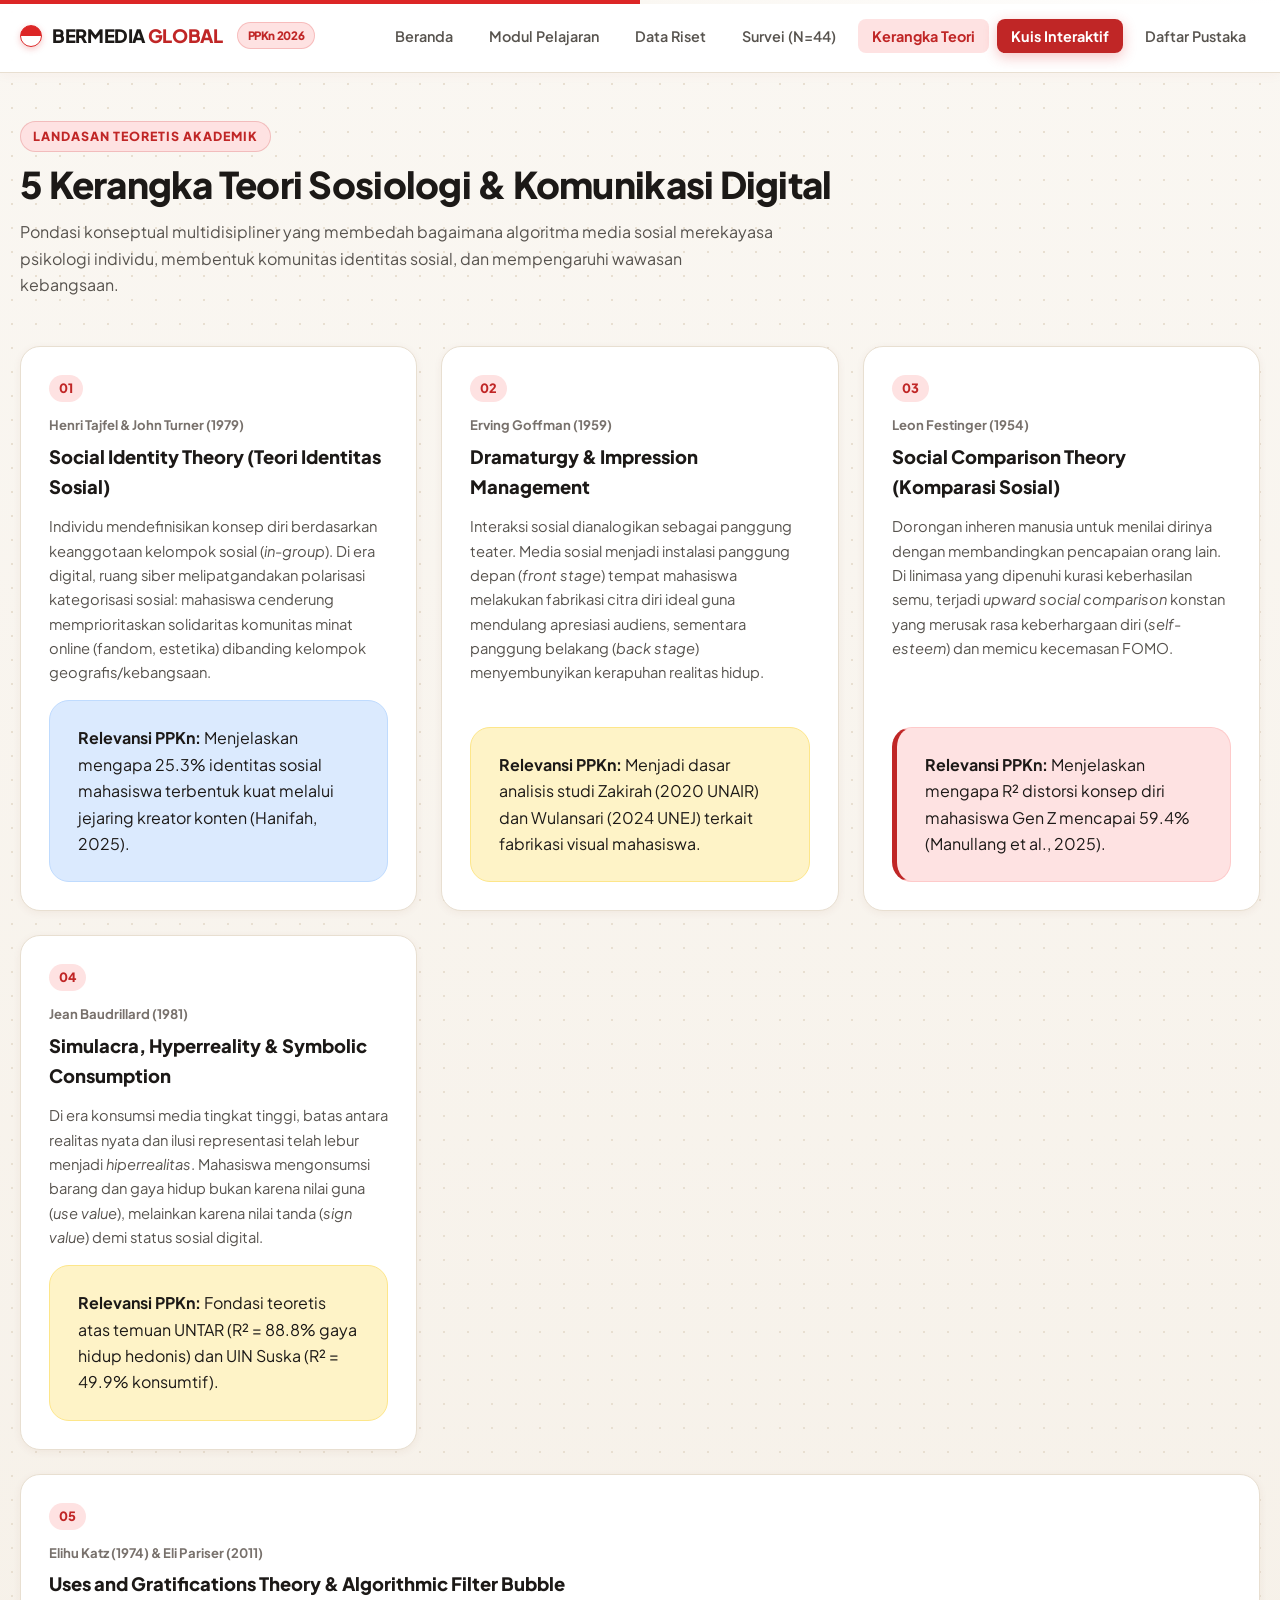
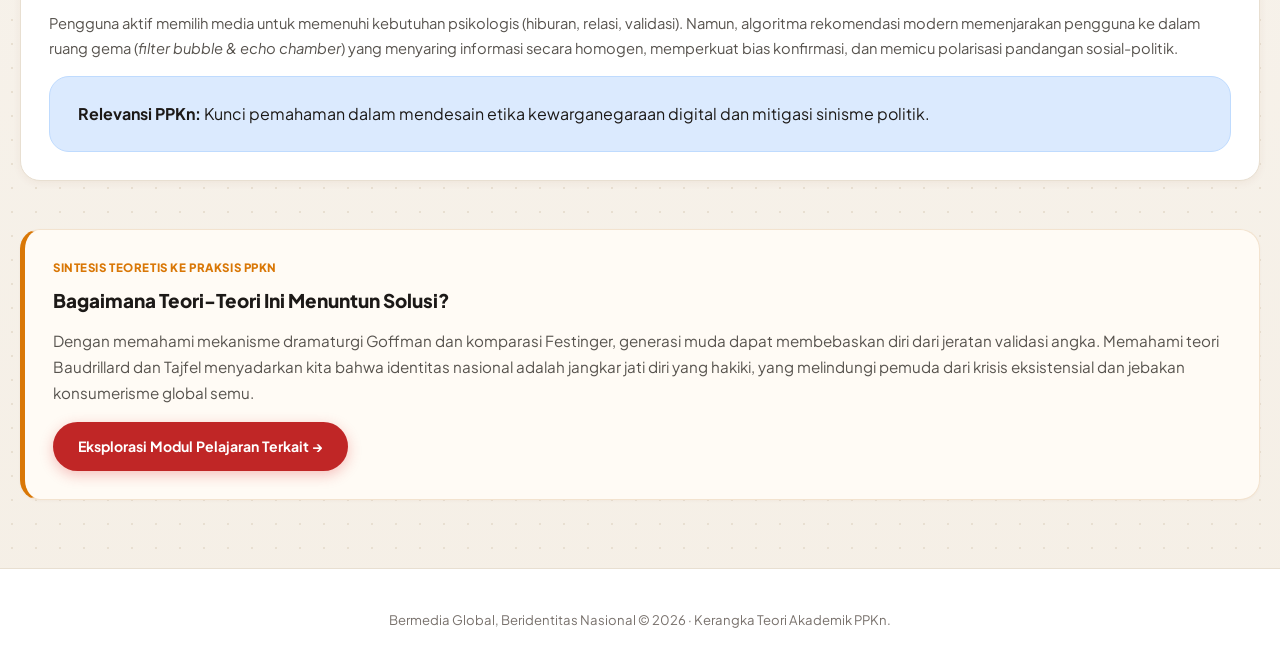
<file: teori.html>
<!DOCTYPE html>
<html lang="id">
<head>
  <meta charset="UTF-8">
  <meta name="viewport" content="width=device-width, initial-scale=1.0">
  <title>Kerangka Teori Sosiologi Komunikasi | Edukasi PPKn</title>
  <link rel="preconnect" href="https://fonts.googleapis.com">
  <link rel="preconnect" href="https://fonts.gstatic.com" crossorigin>
  <link href="https://fonts.googleapis.com/css2?family=Plus+Jakarta+Sans:wght@400;500;600;700;800&display=swap" rel="stylesheet">
    <link rel="icon" type="image/svg+xml" href="favicon.svg">
  <link rel="stylesheet" href="css/main.css">
    <link rel="icon" type="image/svg+xml" href="favicon.svg">
  <link rel="stylesheet" href="css/modules.css">
</head>
<body>
  <div class="app-wrapper">
    <!-- NAVBAR -->
    <nav class="navbar" aria-label="Navigasi Utama">
      <div class="container nav-container">
        <a href="index.html" class="brand-logo">
          <span class="brand-flag"></span>
          <span>BERMEDIA <span class="highlight">GLOBAL</span></span>
          <span class="brand-badge">PPKn 2026</span>
        </a>
        <button class="mobile-toggle" aria-label="Menu" aria-expanded="false">☰</button>
        <ul class="nav-menu">
          <li><a href="index.html" class="nav-link">Beranda</a></li>
          <li><a href="materi/index.html" class="nav-link">Modul Pelajaran</a></li>
          <li><a href="riset.html" class="nav-link">Data Riset</a></li>
          <li><a href="survei.html" class="nav-link">Survei (N=44)</a></li>
          <li><a href="teori.html" class="nav-link active">Kerangka Teori</a></li>
          <li><a href="kuis.html" class="nav-link nav-cta">Kuis Interaktif</a></li>
          <li><a href="pustaka.html" class="nav-link">Daftar Pustaka</a></li>
        </ul>
      </div>
    </nav>

    <!-- HEADER -->
    <section class="section" style="padding-top: 3rem; padding-bottom: 2rem;">
      <div class="container">
        <div class="section-badge">Landasan Teoretis Akademik</div>
        <h1 class="section-title">5 Kerangka Teori Sosiologi &amp; Komunikasi Digital</h1>
        <p class="section-subtitle">
          Pondasi konseptual multidisipliner yang membedah bagaimana algoritma media sosial merekayasa psikologi individu, membentuk komunitas identitas sosial, dan mempengaruhi wawasan kebangsaan.
        </p>

        <!-- THEORY CARDS GRID -->
        <div class="theory-grid" style="margin-top: 3rem;">
          <!-- 1. TAJFEL -->
          <div class="theory-card">
            <div class="theory-num">01</div>
            <div class="theory-author">Henri Tajfel &amp; John Turner (1979)</div>
            <div class="theory-name">Social Identity Theory (Teori Identitas Sosial)</div>
            <p class="theory-desc">
              Individu mendefinisikan konsep diri berdasarkan keanggotaan kelompok sosial (<em>in-group</em>). Di era digital, ruang siber melipatgandakan polarisasi kategorisasi sosial: mahasiswa cenderung memprioritaskan solidaritas komunitas minat online (fandom, estetika) dibanding kelompok geografis/kebangsaan.
            </p>
            <div class="callout callout-info" style="margin-top: 1rem; margin-bottom: 0;">
              <strong>Relevansi PPKn:</strong> Menjelaskan mengapa 25.3% identitas sosial mahasiswa terbentuk kuat melalui jejaring kreator konten (Hanifah, 2025).
            </div>
          </div>

          <!-- 2. GOFFMAN -->
          <div class="theory-card">
            <div class="theory-num">02</div>
            <div class="theory-author">Erving Goffman (1959)</div>
            <div class="theory-name">Dramaturgy &amp; Impression Management</div>
            <p class="theory-desc">
              Interaksi sosial dianalogikan sebagai panggung teater. Media sosial menjadi instalasi panggung depan (<em>front stage</em>) tempat mahasiswa melakukan fabrikasi citra diri ideal guna mendulang apresiasi audiens, sementara panggung belakang (<em>back stage</em>) menyembunyikan kerapuhan realitas hidup.
            </p>
            <div class="callout callout-warning" style="margin-top: 1rem; margin-bottom: 0;">
              <strong>Relevansi PPKn:</strong> Menjadi dasar analisis studi Zakirah (2020 UNAIR) dan Wulansari (2024 UNEJ) terkait fabrikasi visual mahasiswa.
            </div>
          </div>

          <!-- 3. FESTINGER -->
          <div class="theory-card">
            <div class="theory-num">03</div>
            <div class="theory-author">Leon Festinger (1954)</div>
            <div class="theory-name">Social Comparison Theory (Komparasi Sosial)</div>
            <p class="theory-desc">
              Dorongan inheren manusia untuk menilai dirinya dengan membandingkan pencapaian orang lain. Di linimasa yang dipenuhi kurasi keberhasilan semu, terjadi <em>upward social comparison</em> konstan yang merusak rasa keberhargaan diri (<em>self-esteem</em>) dan memicu kecemasan FOMO.
            </p>
            <div class="callout callout-pancasila" style="margin-top: 1rem; margin-bottom: 0;">
              <strong>Relevansi PPKn:</strong> Menjelaskan mengapa R² distorsi konsep diri mahasiswa Gen Z mencapai 59.4% (Manullang et al., 2025).
            </div>
          </div>

          <!-- 4. BAUDRILLARD -->
          <div class="theory-card">
            <div class="theory-num">04</div>
            <div class="theory-author">Jean Baudrillard (1981)</div>
            <div class="theory-name">Simulacra, Hyperreality &amp; Symbolic Consumption</div>
            <p class="theory-desc">
              Di era konsumsi media tingkat tinggi, batas antara realitas nyata dan ilusi representasi telah lebur menjadi <em>hiperrealitas</em>. Mahasiswa mengonsumsi barang dan gaya hidup bukan karena nilai guna (<em>use value</em>), melainkan karena nilai tanda (<em>sign value</em>) demi status sosial digital.
            </p>
            <div class="callout callout-warning" style="margin-top: 1rem; margin-bottom: 0;">
              <strong>Relevansi PPKn:</strong> Fondasi teoretis atas temuan UNTAR (R² = 88.8% gaya hidup hedonis) dan UIN Suska (R² = 49.9% konsumtif).
            </div>
          </div>

          <!-- 5. USES & GRATIFICATIONS & FILTER BUBBLES -->
          <div class="theory-card" style="grid-column: 1 / -1;">
            <div class="theory-num">05</div>
            <div class="theory-author">Elihu Katz (1974) &amp; Eli Pariser (2011)</div>
            <div class="theory-name">Uses and Gratifications Theory &amp; Algorithmic Filter Bubble</div>
            <p class="theory-desc">
              Pengguna aktif memilih media untuk memenuhi kebutuhan psikologis (hiburan, relasi, validasi). Namun, algoritma rekomendasi modern memenjarakan pengguna ke dalam ruang gema (<em>filter bubble &amp; echo chamber</em>) yang menyaring informasi secara homogen, memperkuat bias konfirmasi, dan memicu polarisasi pandangan sosial-politik.
            </p>
            <div class="callout callout-info" style="margin-top: 1rem; margin-bottom: 0;">
              <strong>Relevansi PPKn:</strong> Kunci pemahaman dalam mendesain etika kewarganegaraan digital dan mitigasi sinisme politik.
            </div>
          </div>
        </div>

        <!-- SYNTHESIS BOX -->
        <div class="case-study" style="margin-top: 3rem;">
          <div class="case-study-badge">Sintesis Teoretis ke Praksis PPKn</div>
          <div class="case-study-title">Bagaimana Teori-Teori Ini Menuntun Solusi?</div>
          <p style="font-size: 0.95rem; color: var(--text-muted); line-height: 1.7;">
            Dengan memahami mekanisme dramaturgi Goffman dan komparasi Festinger, generasi muda dapat membebaskan diri dari jeratan validasi angka. Memahami teori Baudrillard dan Tajfel menyadarkan kita bahwa identitas nasional adalah jangkar jati diri yang hakiki, yang melindungi pemuda dari krisis eksistensial dan jebakan konsumerisme global semu.
          </p>
          <div style="margin-top: 1rem;">
            <a href="materi/index.html" class="btn btn-primary" style="font-size: 0.88rem;">Eksplorasi Modul Pelajaran Terkait →</a>
          </div>
        </div>
      </div>
    </section>

    <!-- FOOTER -->
    <footer class="footer">
      <div class="container">
        <div class="footer-bottom">
          Bermedia Global, Beridentitas Nasional © 2026 · Kerangka Teori Akademik PPKn.
        </div>
      </div>
    </footer>
    <button id="back-to-top" class="back-to-top" aria-label="Kembali ke atas">↑</button>
  </div>
  <script src="js/main.js"></script>
</body>
</html>
</file>
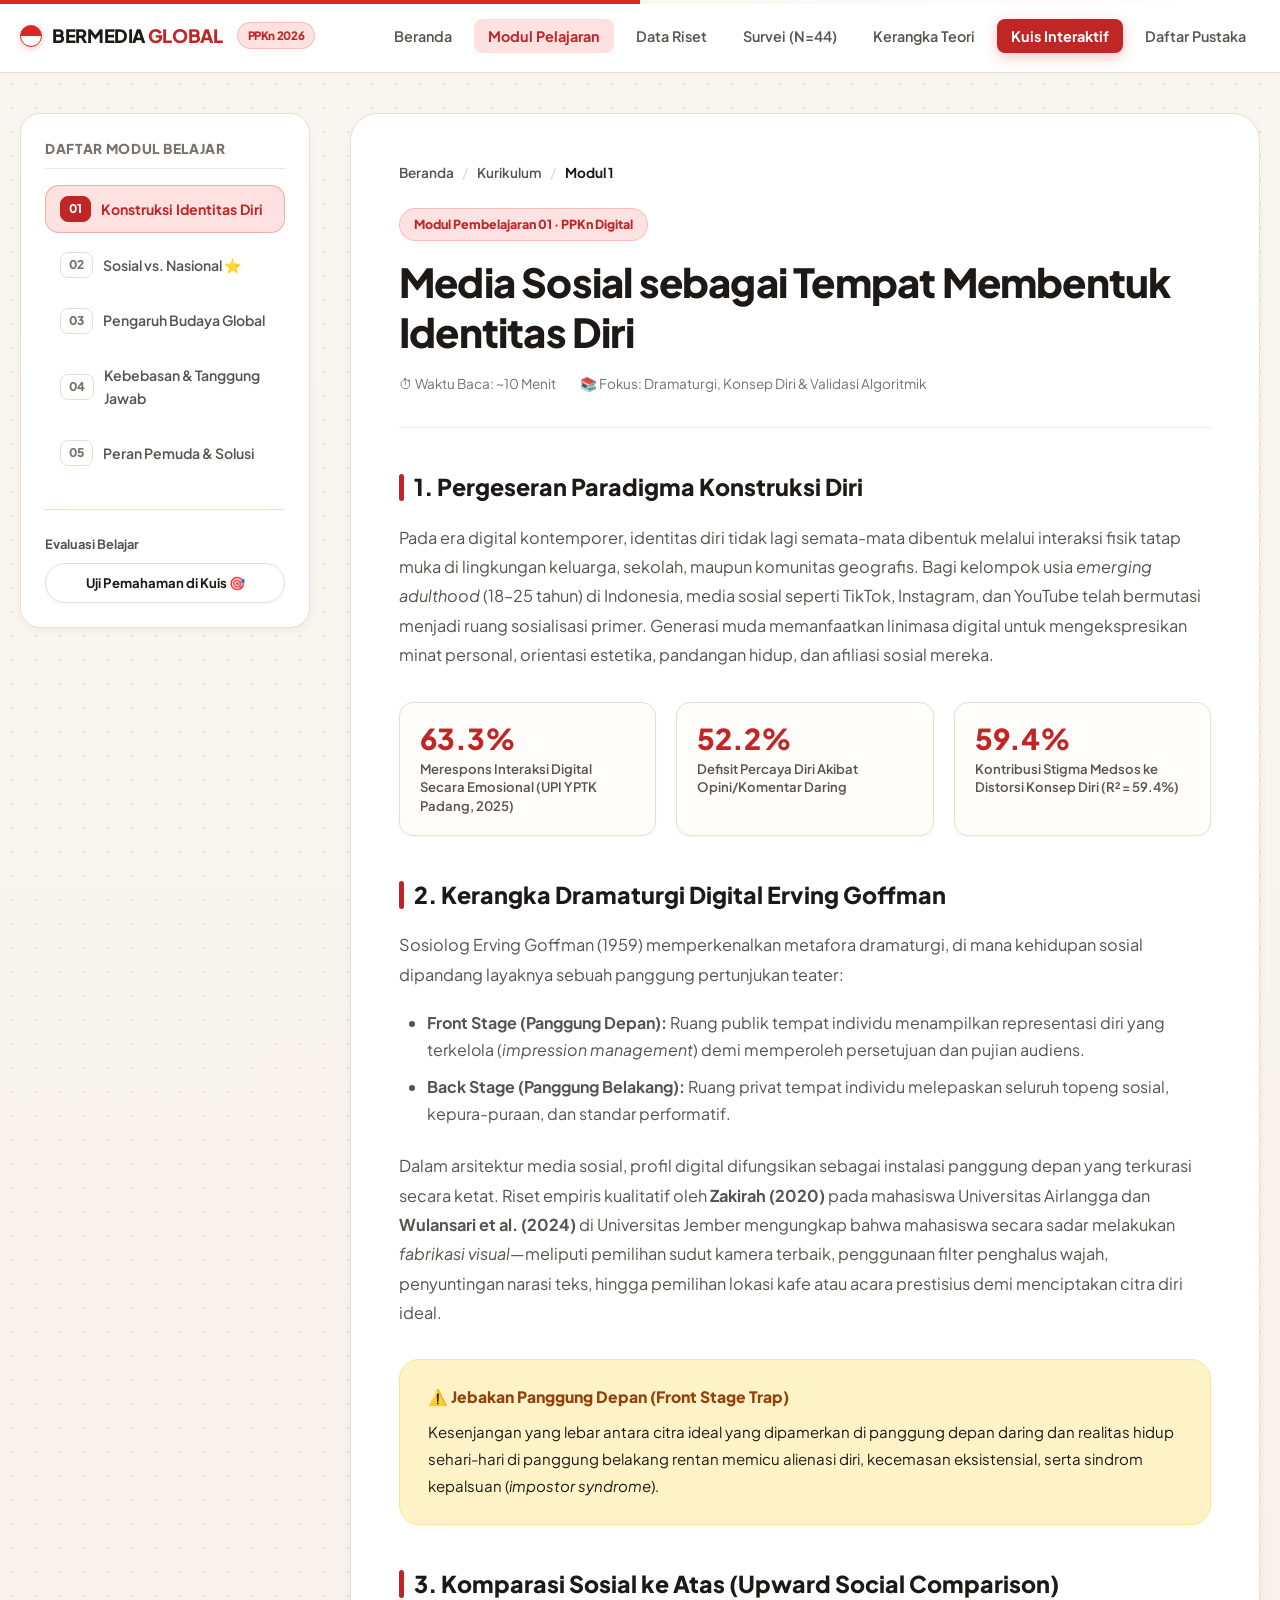
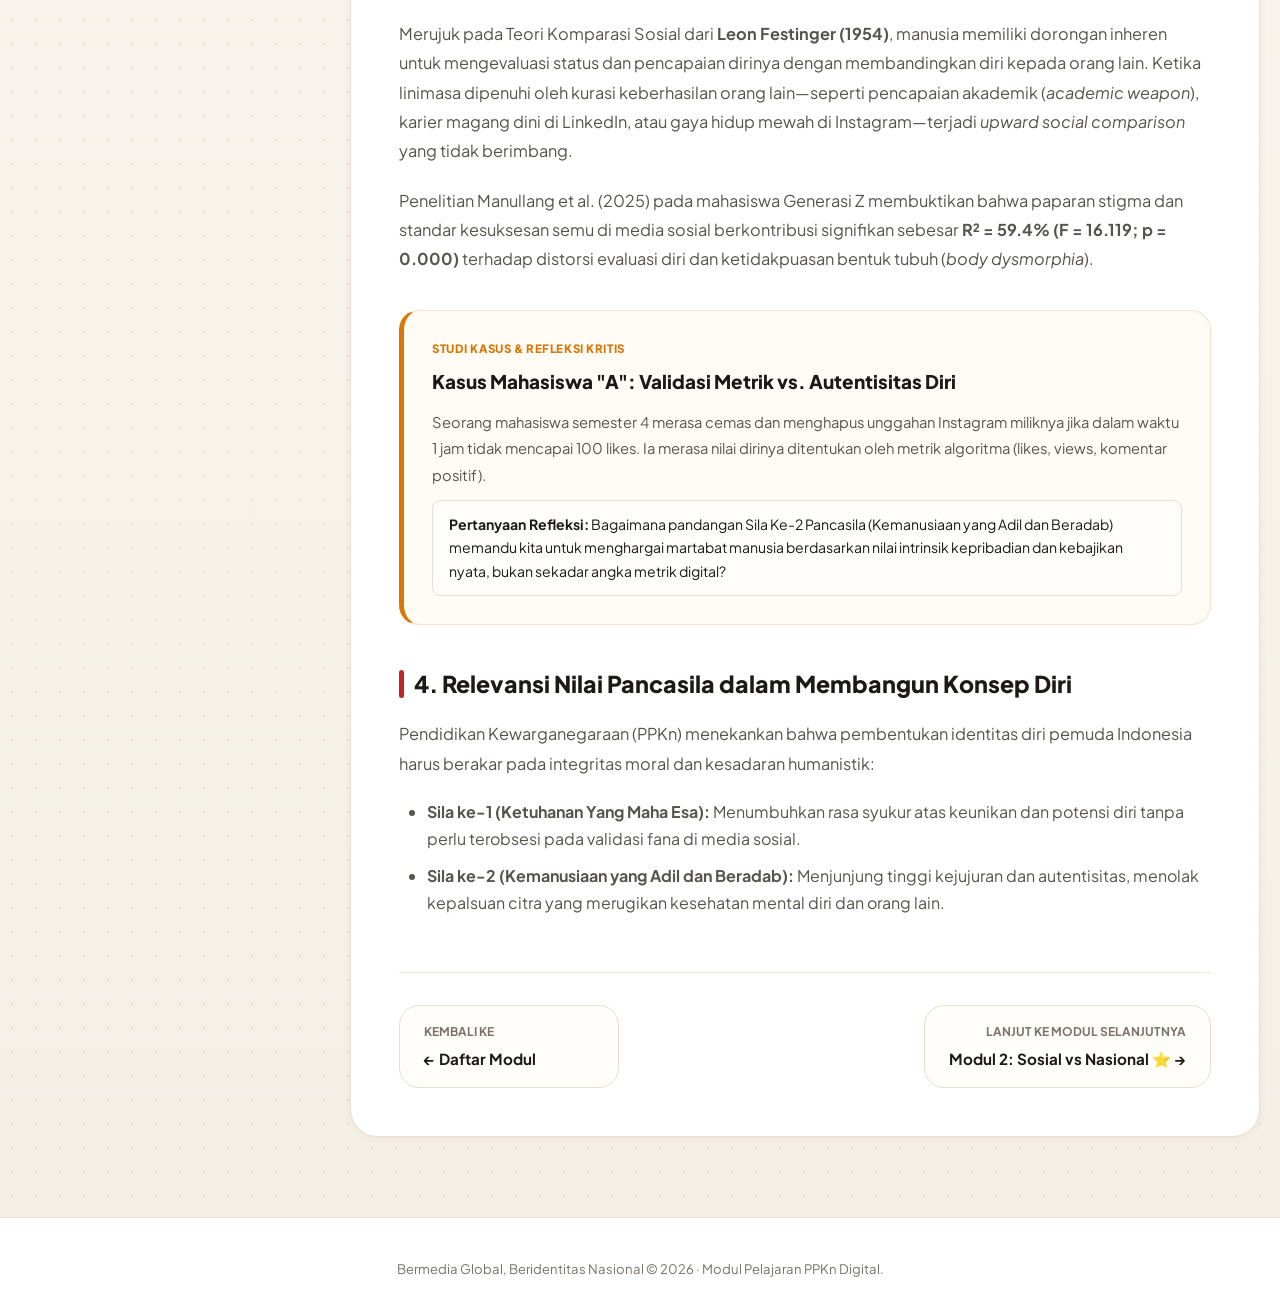
<file: materi/modul-1.html>
<!DOCTYPE html>
<html lang="id">
<head>
  <meta charset="UTF-8">
  <meta name="viewport" content="width=device-width, initial-scale=1.0">
  <title>Modul 1: Media Sosial & Identitas Diri | Edukasi PPKn</title>
  <link rel="preconnect" href="https://fonts.googleapis.com">
  <link rel="preconnect" href="https://fonts.gstatic.com" crossorigin>
  <link href="https://fonts.googleapis.com/css2?family=Plus+Jakarta+Sans:wght@400;500;600;700;800&display=swap" rel="stylesheet">
    <link rel="icon" type="image/svg+xml" href="../favicon.svg">
  <link rel="stylesheet" href="../css/main.css">
    <link rel="icon" type="image/svg+xml" href="../favicon.svg">
  <link rel="stylesheet" href="../css/modules.css">
</head>
<body>
  <div class="reading-progress" id="reading-progress"></div>
  <div class="app-wrapper">
    <!-- NAVBAR -->
    <nav class="navbar" aria-label="Navigasi Utama">
      <div class="container nav-container">
        <a href="../index.html" class="brand-logo">
          <span class="brand-flag"></span>
          <span>BERMEDIA <span class="highlight">GLOBAL</span></span>
          <span class="brand-badge">PPKn 2026</span>
        </a>
        <button class="mobile-toggle" aria-label="Menu" aria-expanded="false">☰</button>
        <ul class="nav-menu">
          <li><a href="../index.html" class="nav-link">Beranda</a></li>
          <li><a href="index.html" class="nav-link active">Modul Pelajaran</a></li>
          <li><a href="../riset.html" class="nav-link">Data Riset</a></li>
          <li><a href="../survei.html" class="nav-link">Survei (N=44)</a></li>
          <li><a href="../teori.html" class="nav-link">Kerangka Teori</a></li>
          <li><a href="../kuis.html" class="nav-link nav-cta">Kuis Interaktif</a></li>
          <li><a href="../pustaka.html" class="nav-link">Daftar Pustaka</a></li>
        </ul>
      </div>
    </nav>

    <!-- MAIN MODULE CONTENT -->
    <div class="container">
      <div class="module-layout">
        <!-- SIDEBAR NAVIGATION -->
        <aside class="module-sidebar">
          <div class="sidebar-title">Daftar Modul Belajar</div>
          <ul class="module-nav-list">
            <li class="module-nav-item active">
              <a href="modul-1.html">
                <span class="mod-num">01</span>
                <span>Konstruksi Identitas Diri</span>
              </a>
            </li>
            <li class="module-nav-item">
              <a href="modul-2.html">
                <span class="mod-num">02</span>
                <span>Sosial vs. Nasional ⭐</span>
              </a>
            </li>
            <li class="module-nav-item">
              <a href="modul-3.html">
                <span class="mod-num">03</span>
                <span>Pengaruh Budaya Global</span>
              </a>
            </li>
            <li class="module-nav-item">
              <a href="modul-4.html">
                <span class="mod-num">04</span>
                <span>Kebebasan & Tanggung Jawab</span>
              </a>
            </li>
            <li class="module-nav-item">
              <a href="modul-5.html">
                <span class="mod-num">05</span>
                <span>Peran Pemuda & Solusi</span>
              </a>
            </li>
          </ul>

          <div style="margin-top: 2rem; padding-top: 1.5rem; border-top: 1px solid var(--border);">
            <div style="font-size: 0.8rem; font-weight: 700; color: var(--text-muted); margin-bottom: 0.5rem;">Evaluasi Belajar</div>
            <a href="../kuis.html" class="btn btn-secondary" style="width: 100%; justify-content: center; font-size: 0.82rem; padding: 8px 12px;">Uji Pemahaman di Kuis 🎯</a>
          </div>
        </aside>

        <!-- ARTICLE CONTENT -->
        <main class="module-content">
          <div class="breadcrumb">
            <a href="../index.html">Beranda</a>
            <span class="sep">/</span>
            <a href="index.html">Kurikulum</a>
            <span class="sep">/</span>
            <span style="color: var(--text-main); font-weight: 700;">Modul 1</span>
          </div>

          <header class="module-header">
            <span class="module-tag">Modul Pembelajaran 01 · PPKn Digital</span>
            <h1 class="module-title">Media Sosial sebagai Tempat Membentuk Identitas Diri</h1>
            <div class="module-meta">
              <span>⏱ Waktu Baca: ~10 Menit</span>
              <span>📚 Fokus: Dramaturgi, Konsep Diri & Validasi Algoritmik</span>
            </div>
          </header>

          <article class="article-body">
            <h2>1. Pergeseran Paradigma Konstruksi Diri</h2>
            <p>
              Pada era digital kontemporer, identitas diri tidak lagi semata-mata dibentuk melalui interaksi fisik tatap muka di lingkungan keluarga, sekolah, maupun komunitas geografis. Bagi kelompok usia <em>emerging adulthood</em> (18–25 tahun) di Indonesia, media sosial seperti TikTok, Instagram, dan YouTube telah bermutasi menjadi ruang sosialisasi primer. Generasi muda memanfaatkan linimasa digital untuk mengekspresikan minat personal, orientasi estetika, pandangan hidup, dan afiliasi sosial mereka.
            </p>

            <div class="data-highlight-box">
              <div class="data-mini-card">
                <div class="val">63.3%</div>
                <div class="lbl">Merespons Interaksi Digital Secara Emosional (UPI YPTK Padang, 2025)</div>
              </div>
              <div class="data-mini-card">
                <div class="val">52.2%</div>
                <div class="lbl">Defisit Percaya Diri Akibat Opini/Komentar Daring</div>
              </div>
              <div class="data-mini-card">
                <div class="val">59.4%</div>
                <div class="lbl">Kontribusi Stigma Medsos ke Distorsi Konsep Diri (R² = 59.4%)</div>
              </div>
            </div>

            <h2>2. Kerangka Dramaturgi Digital Erving Goffman</h2>
            <p>
              Sosiolog Erving Goffman (1959) memperkenalkan metafora dramaturgi, di mana kehidupan sosial dipandang layaknya sebuah panggung pertunjukan teater:
            </p>
            <ul>
              <li><strong>Front Stage (Panggung Depan):</strong> Ruang publik tempat individu menampilkan representasi diri yang terkelola (<em>impression management</em>) demi memperoleh persetujuan dan pujian audiens.</li>
              <li><strong>Back Stage (Panggung Belakang):</strong> Ruang privat tempat individu melepaskan seluruh topeng sosial, kepura-puraan, dan standar performatif.</li>
            </ul>
            <p>
              Dalam arsitektur media sosial, profil digital difungsikan sebagai instalasi panggung depan yang terkurasi secara ketat. Riset empiris kualitatif oleh <strong>Zakirah (2020)</strong> pada mahasiswa Universitas Airlangga dan <strong>Wulansari et al. (2024)</strong> di Universitas Jember mengungkap bahwa mahasiswa secara sadar melakukan <em>fabrikasi visual</em>—meliputi pemilihan sudut kamera terbaik, penggunaan filter penghalus wajah, penyuntingan narasi teks, hingga pemilihan lokasi kafe atau acara prestisius demi menciptakan citra diri ideal.
            </p>

            <div class="callout callout-warning">
              <div class="callout-title">⚠️ Jebakan Panggung Depan (Front Stage Trap)</div>
              <p>
                Kesenjangan yang lebar antara citra ideal yang dipamerkan di panggung depan daring dan realitas hidup sehari-hari di panggung belakang rentan memicu alienasi diri, kecemasan eksistensial, serta sindrom kepalsuan (<em>impostor syndrome</em>).
              </p>
            </div>

            <h2>3. Komparasi Sosial ke Atas (Upward Social Comparison)</h2>
            <p>
              Merujuk pada Teori Komparasi Sosial dari <strong>Leon Festinger (1954)</strong>, manusia memiliki dorongan inheren untuk mengevaluasi status dan pencapaian dirinya dengan membandingkan diri kepada orang lain. Ketika linimasa dipenuhi oleh kurasi keberhasilan orang lain—seperti pencapaian akademik (<em>academic weapon</em>), karier magang dini di LinkedIn, atau gaya hidup mewah di Instagram—terjadi <em>upward social comparison</em> yang tidak berimbang.
            </p>
            <p>
              Penelitian Manullang et al. (2025) pada mahasiswa Generasi Z membuktikan bahwa paparan stigma dan standar kesuksesan semu di media sosial berkontribusi signifikan sebesar <strong>R² = 59.4% (F = 16.119; p = 0.000)</strong> terhadap distorsi evaluasi diri dan ketidakpuasan bentuk tubuh (<em>body dysmorphia</em>).
            </p>

            <!-- CASE STUDY -->
            <div class="case-study">
              <div class="case-study-badge">Studi Kasus & Refleksi Kritis</div>
              <div class="case-study-title">Kasus Mahasiswa "A": Validasi Metrik vs. Autentisitas Diri</div>
              <p style="font-size: 0.92rem; color: var(--text-muted); margin-bottom: 0.75rem;">
                Seorang mahasiswa semester 4 merasa cemas dan menghapus unggahan Instagram miliknya jika dalam waktu 1 jam tidak mencapai 100 likes. Ia merasa nilai dirinya ditentukan oleh metrik algoritma (likes, views, komentar positif).
              </p>
              <div style="background: #FFFDF9; border: 1px solid var(--border); padding: 0.75rem 1rem; border-radius: 8px; font-size: 0.88rem; color: var(--text-main);">
                <strong>Pertanyaan Refleksi:</strong> Bagaimana pandangan Sila Ke-2 Pancasila (Kemanusiaan yang Adil dan Beradab) memandu kita untuk menghargai martabat manusia berdasarkan nilai intrinsik kepribadian dan kebajikan nyata, bukan sekadar angka metrik digital?
              </div>
            </div>

            <h2>4. Relevansi Nilai Pancasila dalam Membangun Konsep Diri</h2>
            <p>
              Pendidikan Kewarganegaraan (PPKn) menekankan bahwa pembentukan identitas diri pemuda Indonesia harus berakar pada integritas moral dan kesadaran humanistik:
            </p>
            <ul>
              <li><strong>Sila ke-1 (Ketuhanan Yang Maha Esa):</strong> Menumbuhkan rasa syukur atas keunikan dan potensi diri tanpa perlu terobsesi pada validasi fana di media sosial.</li>
              <li><strong>Sila ke-2 (Kemanusiaan yang Adil dan Beradab):</strong> Menjunjung tinggi kejujuran dan autentisitas, menolak kepalsuan citra yang merugikan kesehatan mental diri dan orang lain.</li>
            </ul>
          </article>

          <!-- PAGINATION -->
          <div class="module-pagination">
            <a href="index.html" class="pag-btn">
              <span class="sub">Kembali ke</span>
              <span class="title">← Daftar Modul</span>
            </a>
            <a href="modul-2.html" class="pag-btn next">
              <span class="sub">Lanjut ke Modul Selanjutnya</span>
              <span class="title">Modul 2: Sosial vs Nasional ⭐ →</span>
            </a>
          </div>
        </main>
      </div>
    </div>

    <!-- FOOTER -->
    <footer class="footer">
      <div class="container">
        <div class="footer-bottom">
          Bermedia Global, Beridentitas Nasional © 2026 · Modul Pelajaran PPKn Digital.
        </div>
      </div>
    </footer>
    <button id="back-to-top" class="back-to-top" aria-label="Kembali ke atas">↑</button>
  </div>
  <script src="../js/main.js"></script>
</body>
</html>
</file>
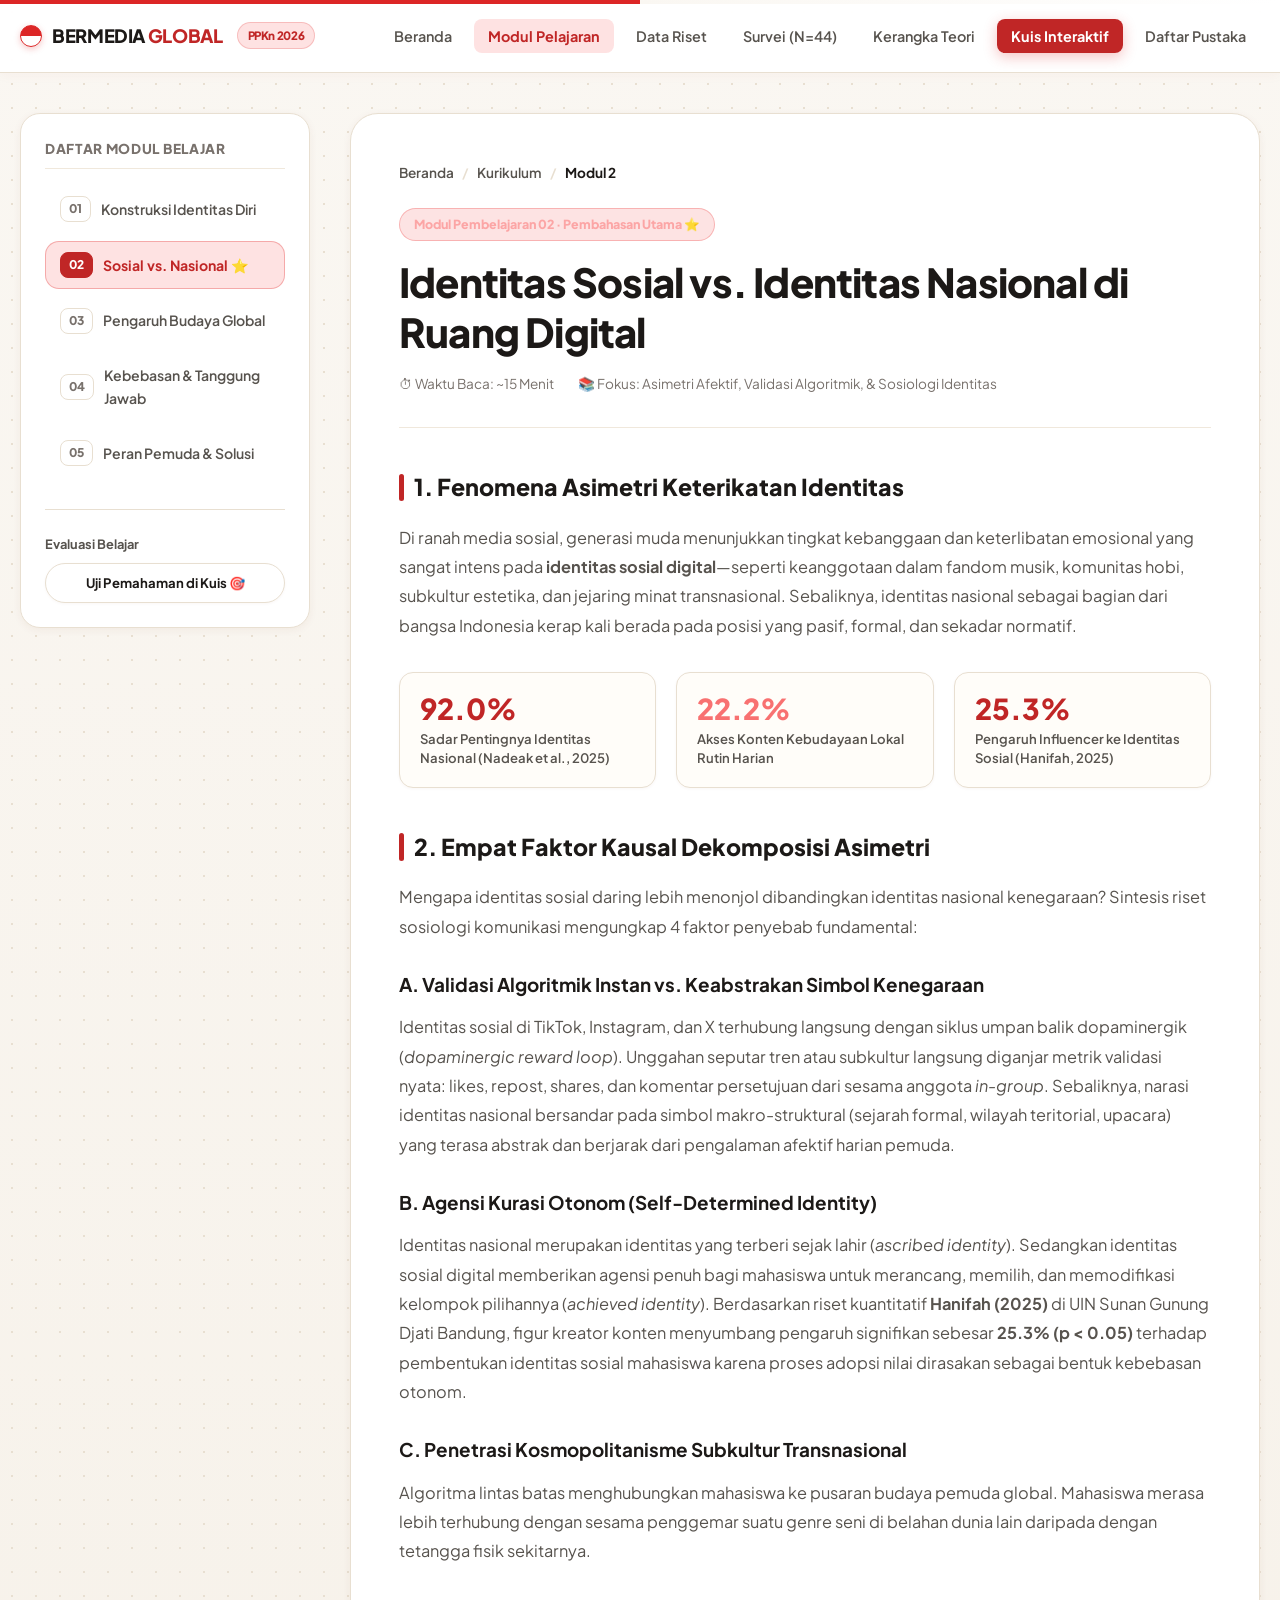
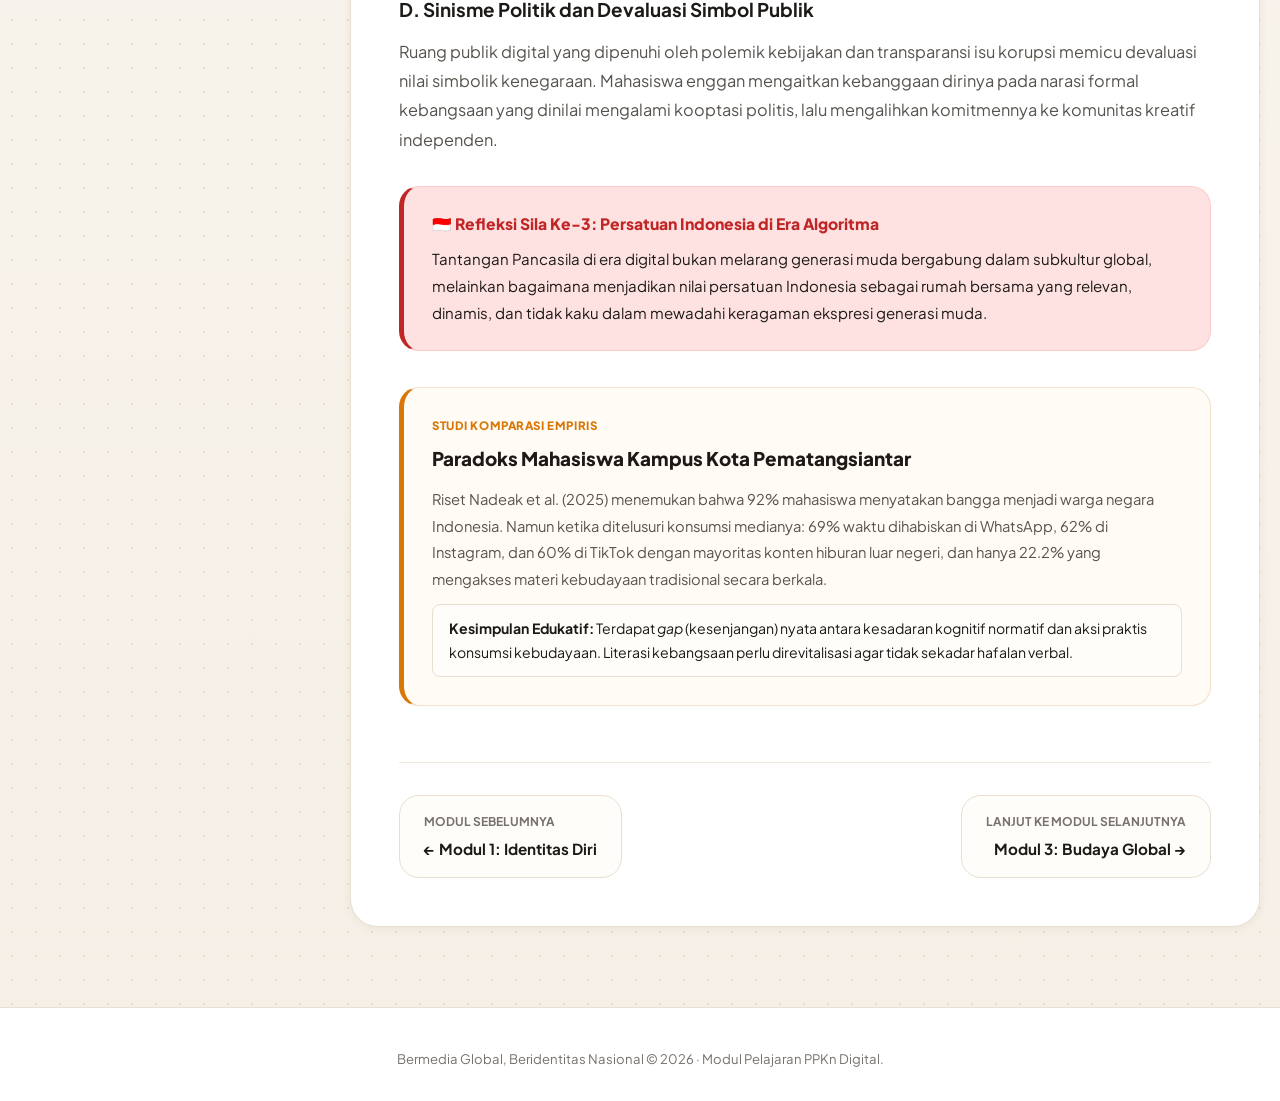
<file: materi/modul-2.html>
<!DOCTYPE html>
<html lang="id">
<head>
  <meta charset="UTF-8">
  <meta name="viewport" content="width=device-width, initial-scale=1.0">
  <title>Modul 2: Identitas Sosial vs. Identitas Nasional | Edukasi PPKn</title>
  <link rel="preconnect" href="https://fonts.googleapis.com">
  <link rel="preconnect" href="https://fonts.gstatic.com" crossorigin>
  <link href="https://fonts.googleapis.com/css2?family=Plus+Jakarta+Sans:wght@400;500;600;700;800&display=swap" rel="stylesheet">
    <link rel="icon" type="image/svg+xml" href="../favicon.svg">
  <link rel="stylesheet" href="../css/main.css">
    <link rel="icon" type="image/svg+xml" href="../favicon.svg">
  <link rel="stylesheet" href="../css/modules.css">
</head>
<body>
  <div class="reading-progress" id="reading-progress"></div>
  <div class="app-wrapper">
    <!-- NAVBAR -->
    <nav class="navbar" aria-label="Navigasi Utama">
      <div class="container nav-container">
        <a href="../index.html" class="brand-logo">
          <span class="brand-flag"></span>
          <span>BERMEDIA <span class="highlight">GLOBAL</span></span>
          <span class="brand-badge">PPKn 2026</span>
        </a>
        <button class="mobile-toggle" aria-label="Menu" aria-expanded="false">☰</button>
        <ul class="nav-menu">
          <li><a href="../index.html" class="nav-link">Beranda</a></li>
          <li><a href="index.html" class="nav-link active">Modul Pelajaran</a></li>
          <li><a href="../riset.html" class="nav-link">Data Riset</a></li>
          <li><a href="../survei.html" class="nav-link">Survei (N=44)</a></li>
          <li><a href="../teori.html" class="nav-link">Kerangka Teori</a></li>
          <li><a href="../kuis.html" class="nav-link nav-cta">Kuis Interaktif</a></li>
          <li><a href="../pustaka.html" class="nav-link">Daftar Pustaka</a></li>
        </ul>
      </div>
    </nav>

    <!-- CONTENT -->
    <div class="container">
      <div class="module-layout">
        <!-- SIDEBAR -->
        <aside class="module-sidebar">
          <div class="sidebar-title">Daftar Modul Belajar</div>
          <ul class="module-nav-list">
            <li class="module-nav-item">
              <a href="modul-1.html">
                <span class="mod-num">01</span>
                <span>Konstruksi Identitas Diri</span>
              </a>
            </li>
            <li class="module-nav-item active">
              <a href="modul-2.html">
                <span class="mod-num">02</span>
                <span>Sosial vs. Nasional ⭐</span>
              </a>
            </li>
            <li class="module-nav-item">
              <a href="modul-3.html">
                <span class="mod-num">03</span>
                <span>Pengaruh Budaya Global</span>
              </a>
            </li>
            <li class="module-nav-item">
              <a href="modul-4.html">
                <span class="mod-num">04</span>
                <span>Kebebasan & Tanggung Jawab</span>
              </a>
            </li>
            <li class="module-nav-item">
              <a href="modul-5.html">
                <span class="mod-num">05</span>
                <span>Peran Pemuda & Solusi</span>
              </a>
            </li>
          </ul>

          <div style="margin-top: 2rem; padding-top: 1.5rem; border-top: 1px solid var(--border);">
            <div style="font-size: 0.8rem; font-weight: 700; color: var(--text-muted); margin-bottom: 0.5rem;">Evaluasi Belajar</div>
            <a href="../kuis.html" class="btn btn-secondary" style="width: 100%; justify-content: center; font-size: 0.82rem; padding: 8px 12px;">Uji Pemahaman di Kuis 🎯</a>
          </div>
        </aside>

        <!-- ARTICLE -->
        <main class="module-content">
          <div class="breadcrumb">
            <a href="../index.html">Beranda</a>
            <span class="sep">/</span>
            <a href="index.html">Kurikulum</a>
            <span class="sep">/</span>
            <span style="color: var(--text-main); font-weight: 700;">Modul 2</span>
          </div>

          <header class="module-header">
            <span class="module-tag" style="background: rgba(239,68,68,0.15); color: #fca5a5; border-color: rgba(239,68,68,0.3);">
              Modul Pembelajaran 02 · Pembahasan Utama ⭐
            </span>
            <h1 class="module-title">Identitas Sosial vs. Identitas Nasional di Ruang Digital</h1>
            <div class="module-meta">
              <span>⏱ Waktu Baca: ~15 Menit</span>
              <span>📚 Fokus: Asimetri Afektif, Validasi Algoritmik, & Sosiologi Identitas</span>
            </div>
          </header>

          <article class="article-body">
            <h2>1. Fenomena Asimetri Keterikatan Identitas</h2>
            <p>
              Di ranah media sosial, generasi muda menunjukkan tingkat kebanggaan dan keterlibatan emosional yang sangat intens pada <strong>identitas sosial digital</strong>—seperti keanggotaan dalam fandom musik, komunitas hobi, subkultur estetika, dan jejaring minat transnasional. Sebaliknya, identitas nasional sebagai bagian dari bangsa Indonesia kerap kali berada pada posisi yang pasif, formal, dan sekadar normatif.
            </p>

            <div class="data-highlight-box">
              <div class="data-mini-card">
                <div class="val">92.0%</div>
                <div class="lbl">Sadar Pentingnya Identitas Nasional (Nadeak et al., 2025)</div>
              </div>
              <div class="data-mini-card">
                <div class="val" style="color: #f87171;">22.2%</div>
                <div class="lbl">Akses Konten Kebudayaan Lokal Rutin Harian</div>
              </div>
              <div class="data-mini-card">
                <div class="val">25.3%</div>
                <div class="lbl">Pengaruh Influencer ke Identitas Sosial (Hanifah, 2025)</div>
              </div>
            </div>

            <h2>2. Empat Faktor Kausal Dekomposisi Asimetri</h2>
            <p>
              Mengapa identitas sosial daring lebih menonjol dibandingkan identitas nasional kenegaraan? Sintesis riset sosiologi komunikasi mengungkap 4 faktor penyebab fundamental:
            </p>

            <h3>A. Validasi Algoritmik Instan vs. Keabstrakan Simbol Kenegaraan</h3>
            <p>
              Identitas sosial di TikTok, Instagram, dan X terhubung langsung dengan siklus umpan balik dopaminergik (<em>dopaminergic reward loop</em>). Unggahan seputar tren atau subkultur langsung diganjar metrik validasi nyata: likes, repost, shares, dan komentar persetujuan dari sesama anggota <em>in-group</em>. Sebaliknya, narasi identitas nasional bersandar pada simbol makro-struktural (sejarah formal, wilayah teritorial, upacara) yang terasa abstrak dan berjarak dari pengalaman afektif harian pemuda.
            </p>

            <h3>B. Agensi Kurasi Otonom (Self-Determined Identity)</h3>
            <p>
              Identitas nasional merupakan identitas yang terberi sejak lahir (<em>ascribed identity</em>). Sedangkan identitas sosial digital memberikan agensi penuh bagi mahasiswa untuk merancang, memilih, dan memodifikasi kelompok pilihannya (<em>achieved identity</em>). Berdasarkan riset kuantitatif <strong>Hanifah (2025)</strong> di UIN Sunan Gunung Djati Bandung, figur kreator konten menyumbang pengaruh signifikan sebesar <strong>25.3% (p &lt; 0.05)</strong> terhadap pembentukan identitas sosial mahasiswa karena proses adopsi nilai dirasakan sebagai bentuk kebebasan otonom.
            </p>

            <h3>C. Penetrasi Kosmopolitanisme Subkultur Transnasional</h3>
            <p>
              Algoritma lintas batas menghubungkan mahasiswa ke pusaran budaya pemuda global. Mahasiswa merasa lebih terhubung dengan sesama penggemar suatu genre seni di belahan dunia lain daripada dengan tetangga fisik sekitarnya.
            </p>

            <h3>D. Sinisme Politik dan Devaluasi Simbol Publik</h3>
            <p>
              Ruang publik digital yang dipenuhi oleh polemik kebijakan dan transparansi isu korupsi memicu devaluasi nilai simbolik kenegaraan. Mahasiswa enggan mengaitkan kebanggaan dirinya pada narasi formal kebangsaan yang dinilai mengalami kooptasi politis, lalu mengalihkan komitmennya ke komunitas kreatif independen.
            </p>

            <div class="callout callout-pancasila">
              <div class="callout-title">🇮🇩 Refleksi Sila Ke-3: Persatuan Indonesia di Era Algoritma</div>
              <p>
                Tantangan Pancasila di era digital bukan melarang generasi muda bergabung dalam subkultur global, melainkan bagaimana menjadikan nilai persatuan Indonesia sebagai rumah bersama yang relevan, dinamis, dan tidak kaku dalam mewadahi keragaman ekspresi generasi muda.
              </p>
            </div>

            <!-- CASE STUDY -->
            <div class="case-study">
              <div class="case-study-badge">Studi Komparasi Empiris</div>
              <div class="case-study-title">Paradoks Mahasiswa Kampus Kota Pematangsiantar</div>
              <p style="font-size: 0.92rem; color: var(--text-muted); margin-bottom: 0.75rem;">
                Riset Nadeak et al. (2025) menemukan bahwa 92% mahasiswa menyatakan bangga menjadi warga negara Indonesia. Namun ketika ditelusuri konsumsi medianya: 69% waktu dihabiskan di WhatsApp, 62% di Instagram, dan 60% di TikTok dengan mayoritas konten hiburan luar negeri, dan hanya 22.2% yang mengakses materi kebudayaan tradisional secara berkala.
              </p>
              <div style="background: #FFFDF9; border: 1px solid var(--border); padding: 0.75rem 1rem; border-radius: 8px; font-size: 0.88rem; color: var(--text-main);">
                <strong>Kesimpulan Edukatif:</strong> Terdapat <em>gap</em> (kesenjangan) nyata antara kesadaran kognitif normatif dan aksi praktis konsumsi kebudayaan. Literasi kebangsaan perlu direvitalisasi agar tidak sekadar hafalan verbal.
              </div>
            </div>
          </article>

          <!-- PAGINATION -->
          <div class="module-pagination">
            <a href="modul-1.html" class="pag-btn">
              <span class="sub">Modul Sebelumnya</span>
              <span class="title">← Modul 1: Identitas Diri</span>
            </a>
            <a href="modul-3.html" class="pag-btn next">
              <span class="sub">Lanjut ke Modul Selanjutnya</span>
              <span class="title">Modul 3: Budaya Global →</span>
            </a>
          </div>
        </main>
      </div>
    </div>

    <!-- FOOTER -->
    <footer class="footer">
      <div class="container">
        <div class="footer-bottom">
          Bermedia Global, Beridentitas Nasional © 2026 · Modul Pelajaran PPKn Digital.
        </div>
      </div>
    </footer>
    <button id="back-to-top" class="back-to-top" aria-label="Kembali ke atas">↑</button>
  </div>
  <script src="../js/main.js"></script>
</body>
</html>
</file>
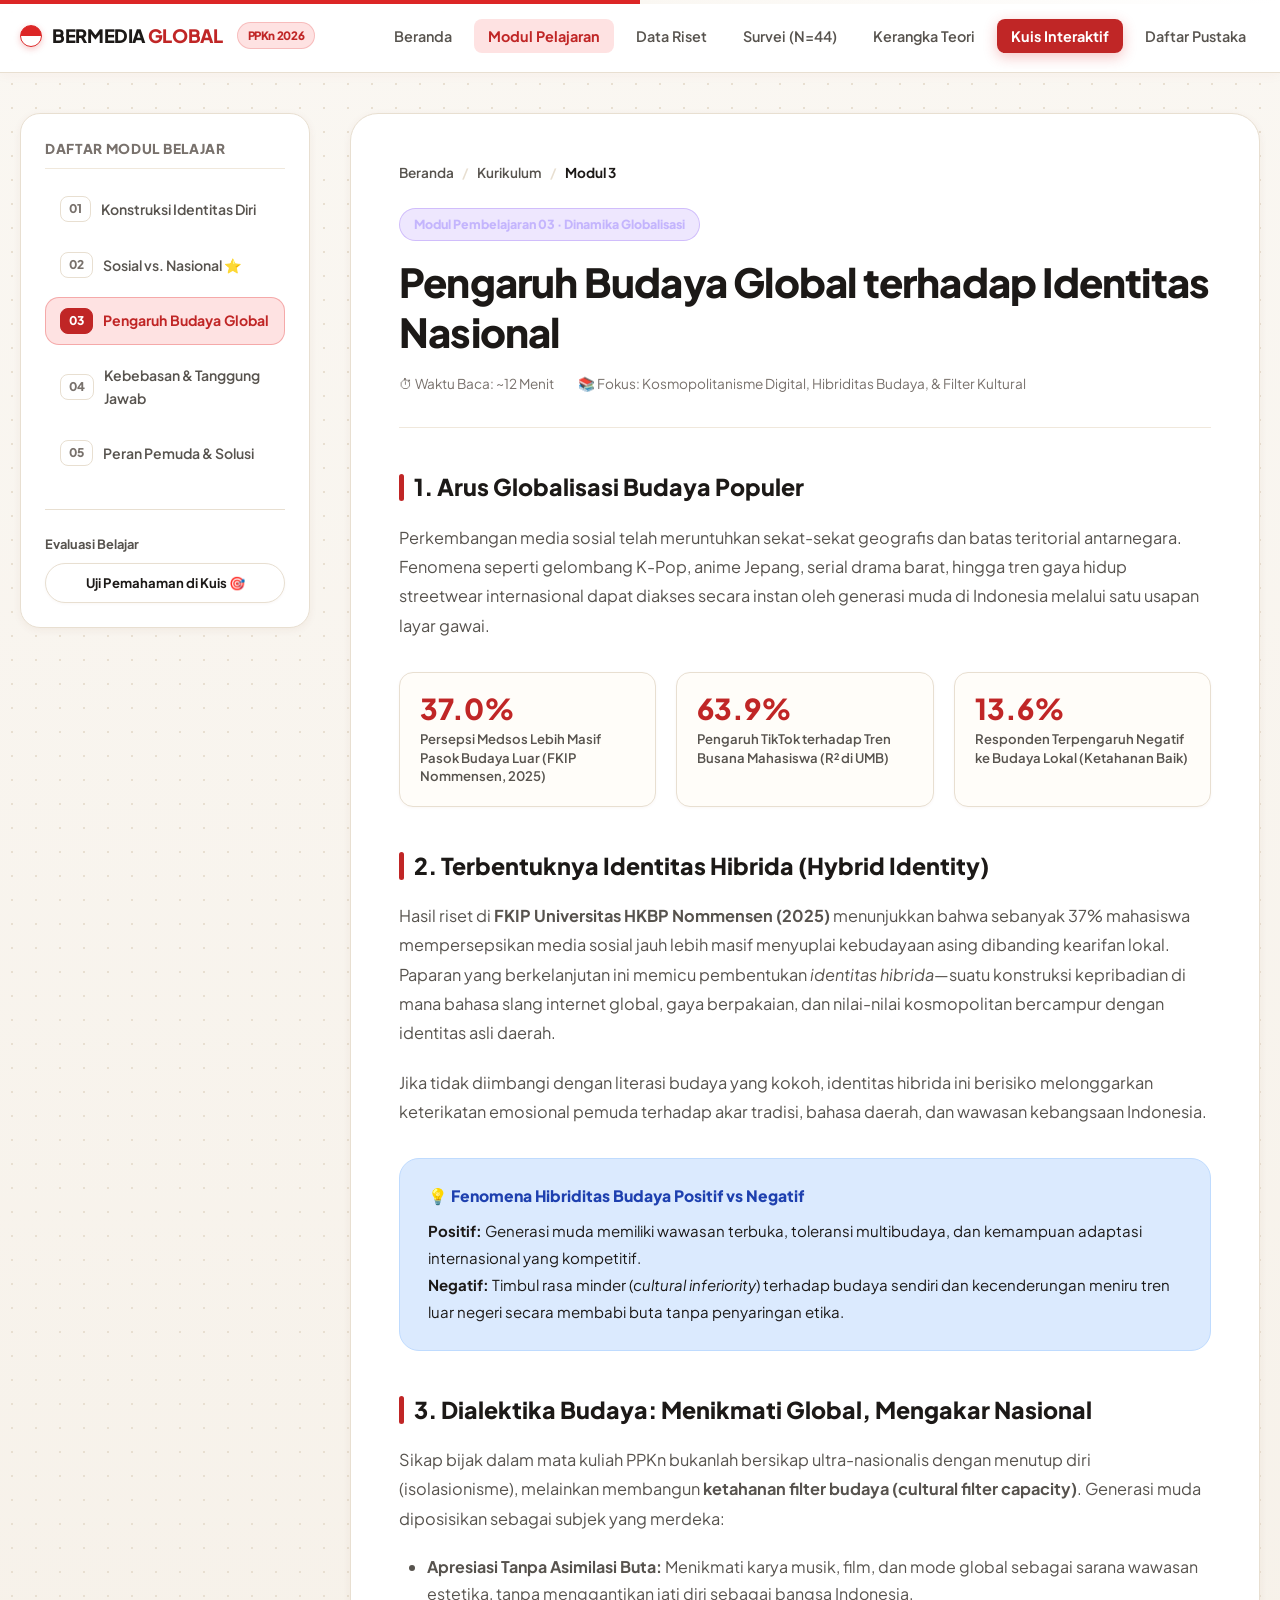
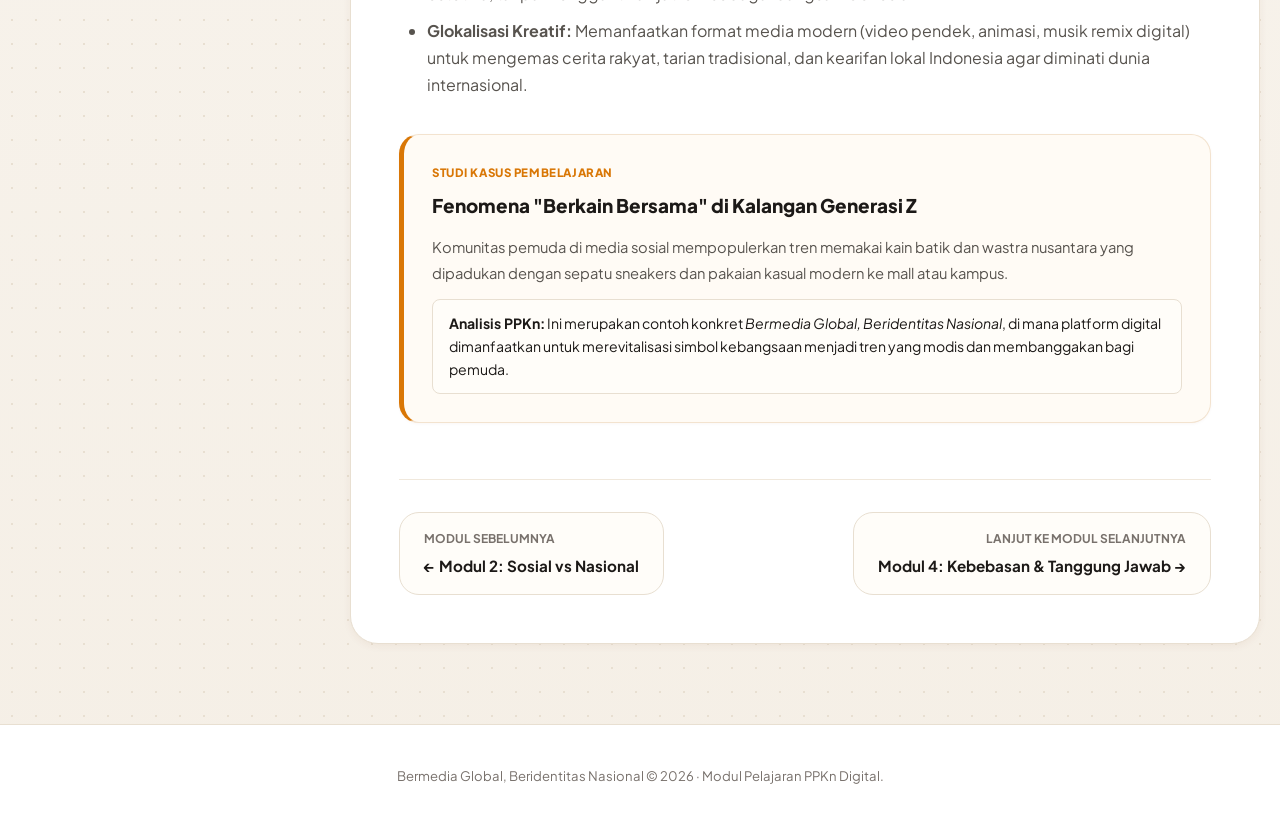
<file: materi/modul-3.html>
<!DOCTYPE html>
<html lang="id">
<head>
  <meta charset="UTF-8">
  <meta name="viewport" content="width=device-width, initial-scale=1.0">
  <title>Modul 3: Budaya Global & Identitas Nasional | Edukasi PPKn</title>
  <link rel="preconnect" href="https://fonts.googleapis.com">
  <link rel="preconnect" href="https://fonts.gstatic.com" crossorigin>
  <link href="https://fonts.googleapis.com/css2?family=Plus+Jakarta+Sans:wght@400;500;600;700;800&display=swap" rel="stylesheet">
    <link rel="icon" type="image/svg+xml" href="../favicon.svg">
  <link rel="stylesheet" href="../css/main.css">
    <link rel="icon" type="image/svg+xml" href="../favicon.svg">
  <link rel="stylesheet" href="../css/modules.css">
</head>
<body>
  <div class="reading-progress" id="reading-progress"></div>
  <div class="app-wrapper">
    <!-- NAVBAR -->
    <nav class="navbar" aria-label="Navigasi Utama">
      <div class="container nav-container">
        <a href="../index.html" class="brand-logo">
          <span class="brand-flag"></span>
          <span>BERMEDIA <span class="highlight">GLOBAL</span></span>
          <span class="brand-badge">PPKn 2026</span>
        </a>
        <button class="mobile-toggle" aria-label="Menu" aria-expanded="false">☰</button>
        <ul class="nav-menu">
          <li><a href="../index.html" class="nav-link">Beranda</a></li>
          <li><a href="index.html" class="nav-link active">Modul Pelajaran</a></li>
          <li><a href="../riset.html" class="nav-link">Data Riset</a></li>
          <li><a href="../survei.html" class="nav-link">Survei (N=44)</a></li>
          <li><a href="../teori.html" class="nav-link">Kerangka Teori</a></li>
          <li><a href="../kuis.html" class="nav-link nav-cta">Kuis Interaktif</a></li>
          <li><a href="../pustaka.html" class="nav-link">Daftar Pustaka</a></li>
        </ul>
      </div>
    </nav>

    <!-- CONTENT -->
    <div class="container">
      <div class="module-layout">
        <!-- SIDEBAR -->
        <aside class="module-sidebar">
          <div class="sidebar-title">Daftar Modul Belajar</div>
          <ul class="module-nav-list">
            <li class="module-nav-item">
              <a href="modul-1.html">
                <span class="mod-num">01</span>
                <span>Konstruksi Identitas Diri</span>
              </a>
            </li>
            <li class="module-nav-item">
              <a href="modul-2.html">
                <span class="mod-num">02</span>
                <span>Sosial vs. Nasional ⭐</span>
              </a>
            </li>
            <li class="module-nav-item active">
              <a href="modul-3.html">
                <span class="mod-num">03</span>
                <span>Pengaruh Budaya Global</span>
              </a>
            </li>
            <li class="module-nav-item">
              <a href="modul-4.html">
                <span class="mod-num">04</span>
                <span>Kebebasan & Tanggung Jawab</span>
              </a>
            </li>
            <li class="module-nav-item">
              <a href="modul-5.html">
                <span class="mod-num">05</span>
                <span>Peran Pemuda & Solusi</span>
              </a>
            </li>
          </ul>

          <div style="margin-top: 2rem; padding-top: 1.5rem; border-top: 1px solid var(--border);">
            <div style="font-size: 0.8rem; font-weight: 700; color: var(--text-muted); margin-bottom: 0.5rem;">Evaluasi Belajar</div>
            <a href="../kuis.html" class="btn btn-secondary" style="width: 100%; justify-content: center; font-size: 0.82rem; padding: 8px 12px;">Uji Pemahaman di Kuis 🎯</a>
          </div>
        </aside>

        <!-- ARTICLE -->
        <main class="module-content">
          <div class="breadcrumb">
            <a href="../index.html">Beranda</a>
            <span class="sep">/</span>
            <a href="index.html">Kurikulum</a>
            <span class="sep">/</span>
            <span style="color: var(--text-main); font-weight: 700;">Modul 3</span>
          </div>

          <header class="module-header">
            <span class="module-tag" style="background: rgba(139,92,246,0.15); color: #c4b5fd; border-color: rgba(139,92,246,0.3);">
              Modul Pembelajaran 03 · Dinamika Globalisasi
            </span>
            <h1 class="module-title">Pengaruh Budaya Global terhadap Identitas Nasional</h1>
            <div class="module-meta">
              <span>⏱ Waktu Baca: ~12 Menit</span>
              <span>📚 Fokus: Kosmopolitanisme Digital, Hibriditas Budaya, & Filter Kultural</span>
            </div>
          </header>

          <article class="article-body">
            <h2>1. Arus Globalisasi Budaya Populer</h2>
            <p>
              Perkembangan media sosial telah meruntuhkan sekat-sekat geografis dan batas teritorial antarnegara. Fenomena seperti gelombang K-Pop, anime Jepang, serial drama barat, hingga tren gaya hidup streetwear internasional dapat diakses secara instan oleh generasi muda di Indonesia melalui satu usapan layar gawai.
            </p>

            <div class="data-highlight-box">
              <div class="data-mini-card">
                <div class="val">37.0%</div>
                <div class="lbl">Persepsi Medsos Lebih Masif Pasok Budaya Luar (FKIP Nommensen, 2025)</div>
              </div>
              <div class="data-mini-card">
                <div class="val">63.9%</div>
                <div class="lbl">Pengaruh TikTok terhadap Tren Busana Mahasiswa (R² di UMB)</div>
              </div>
              <div class="data-mini-card">
                <div class="val">13.6%</div>
                <div class="lbl">Responden Terpengaruh Negatif ke Budaya Lokal (Ketahanan Baik)</div>
              </div>
            </div>

            <h2>2. Terbentuknya Identitas Hibrida (Hybrid Identity)</h2>
            <p>
              Hasil riset di <strong>FKIP Universitas HKBP Nommensen (2025)</strong> menunjukkan bahwa sebanyak 37% mahasiswa mempersepsikan media sosial jauh lebih masif menyuplai kebudayaan asing dibanding kearifan lokal. Paparan yang berkelanjutan ini memicu pembentukan <em>identitas hibrida</em>—suatu konstruksi kepribadian di mana bahasa slang internet global, gaya berpakaian, dan nilai-nilai kosmopolitan bercampur dengan identitas asli daerah.
            </p>
            <p>
              Jika tidak diimbangi dengan literasi budaya yang kokoh, identitas hibrida ini berisiko melonggarkan keterikatan emosional pemuda terhadap akar tradisi, bahasa daerah, dan wawasan kebangsaan Indonesia.
            </p>

            <div class="callout callout-info">
              <div class="callout-title">💡 Fenomena Hibriditas Budaya Positif vs Negatif</div>
              <p>
                <strong>Positif:</strong> Generasi muda memiliki wawasan terbuka, toleransi multibudaya, dan kemampuan adaptasi internasional yang kompetitif.<br>
                <strong>Negatif:</strong> Timbul rasa minder (<em>cultural inferiority</em>) terhadap budaya sendiri dan kecenderungan meniru tren luar negeri secara membabi buta tanpa penyaringan etika.
              </p>
            </div>

            <h2>3. Dialektika Budaya: Menikmati Global, Mengakar Nasional</h2>
            <p>
              Sikap bijak dalam mata kuliah PPKn bukanlah bersikap ultra-nasionalis dengan menutup diri (isolasionisme), melainkan membangun <strong>ketahanan filter budaya (cultural filter capacity)</strong>. Generasi muda diposisikan sebagai subjek yang merdeka:
            </p>
            <ul>
              <li><strong>Apresiasi Tanpa Asimilasi Buta:</strong> Menikmati karya musik, film, dan mode global sebagai sarana wawasan estetika, tanpa menggantikan jati diri sebagai bangsa Indonesia.</li>
              <li><strong>Glokalisasi Kreatif:</strong> Memanfaatkan format media modern (video pendek, animasi, musik remix digital) untuk mengemas cerita rakyat, tarian tradisional, dan kearifan lokal Indonesia agar diminati dunia internasional.</li>
            </ul>

            <!-- CASE STUDY -->
            <div class="case-study">
              <div class="case-study-badge">Studi Kasus Pembelajaran</div>
              <div class="case-study-title">Fenomena "Berkain Bersama" di Kalangan Generasi Z</div>
              <p style="font-size: 0.92rem; color: var(--text-muted); margin-bottom: 0.75rem;">
                Komunitas pemuda di media sosial mempopulerkan tren memakai kain batik dan wastra nusantara yang dipadukan dengan sepatu sneakers dan pakaian kasual modern ke mall atau kampus.
              </p>
              <div style="background: #FFFDF9; border: 1px solid var(--border); padding: 0.75rem 1rem; border-radius: 8px; font-size: 0.88rem; color: var(--text-main);">
                <strong>Analisis PPKn:</strong> Ini merupakan contoh konkret <em>Bermedia Global, Beridentitas Nasional</em>, di mana platform digital dimanfaatkan untuk merevitalisasi simbol kebangsaan menjadi tren yang modis dan membanggakan bagi pemuda.
              </div>
            </div>
          </article>

          <!-- PAGINATION -->
          <div class="module-pagination">
            <a href="modul-2.html" class="pag-btn">
              <span class="sub">Modul Sebelumnya</span>
              <span class="title">← Modul 2: Sosial vs Nasional</span>
            </a>
            <a href="modul-4.html" class="pag-btn next">
              <span class="sub">Lanjut ke Modul Selanjutnya</span>
              <span class="title">Modul 4: Kebebasan & Tanggung Jawab →</span>
            </a>
          </div>
        </main>
      </div>
    </div>

    <!-- FOOTER -->
    <footer class="footer">
      <div class="container">
        <div class="footer-bottom">
          Bermedia Global, Beridentitas Nasional © 2026 · Modul Pelajaran PPKn Digital.
        </div>
      </div>
    </footer>
    <button id="back-to-top" class="back-to-top" aria-label="Kembali ke atas">↑</button>
  </div>
  <script src="../js/main.js"></script>
</body>
</html>
</file>
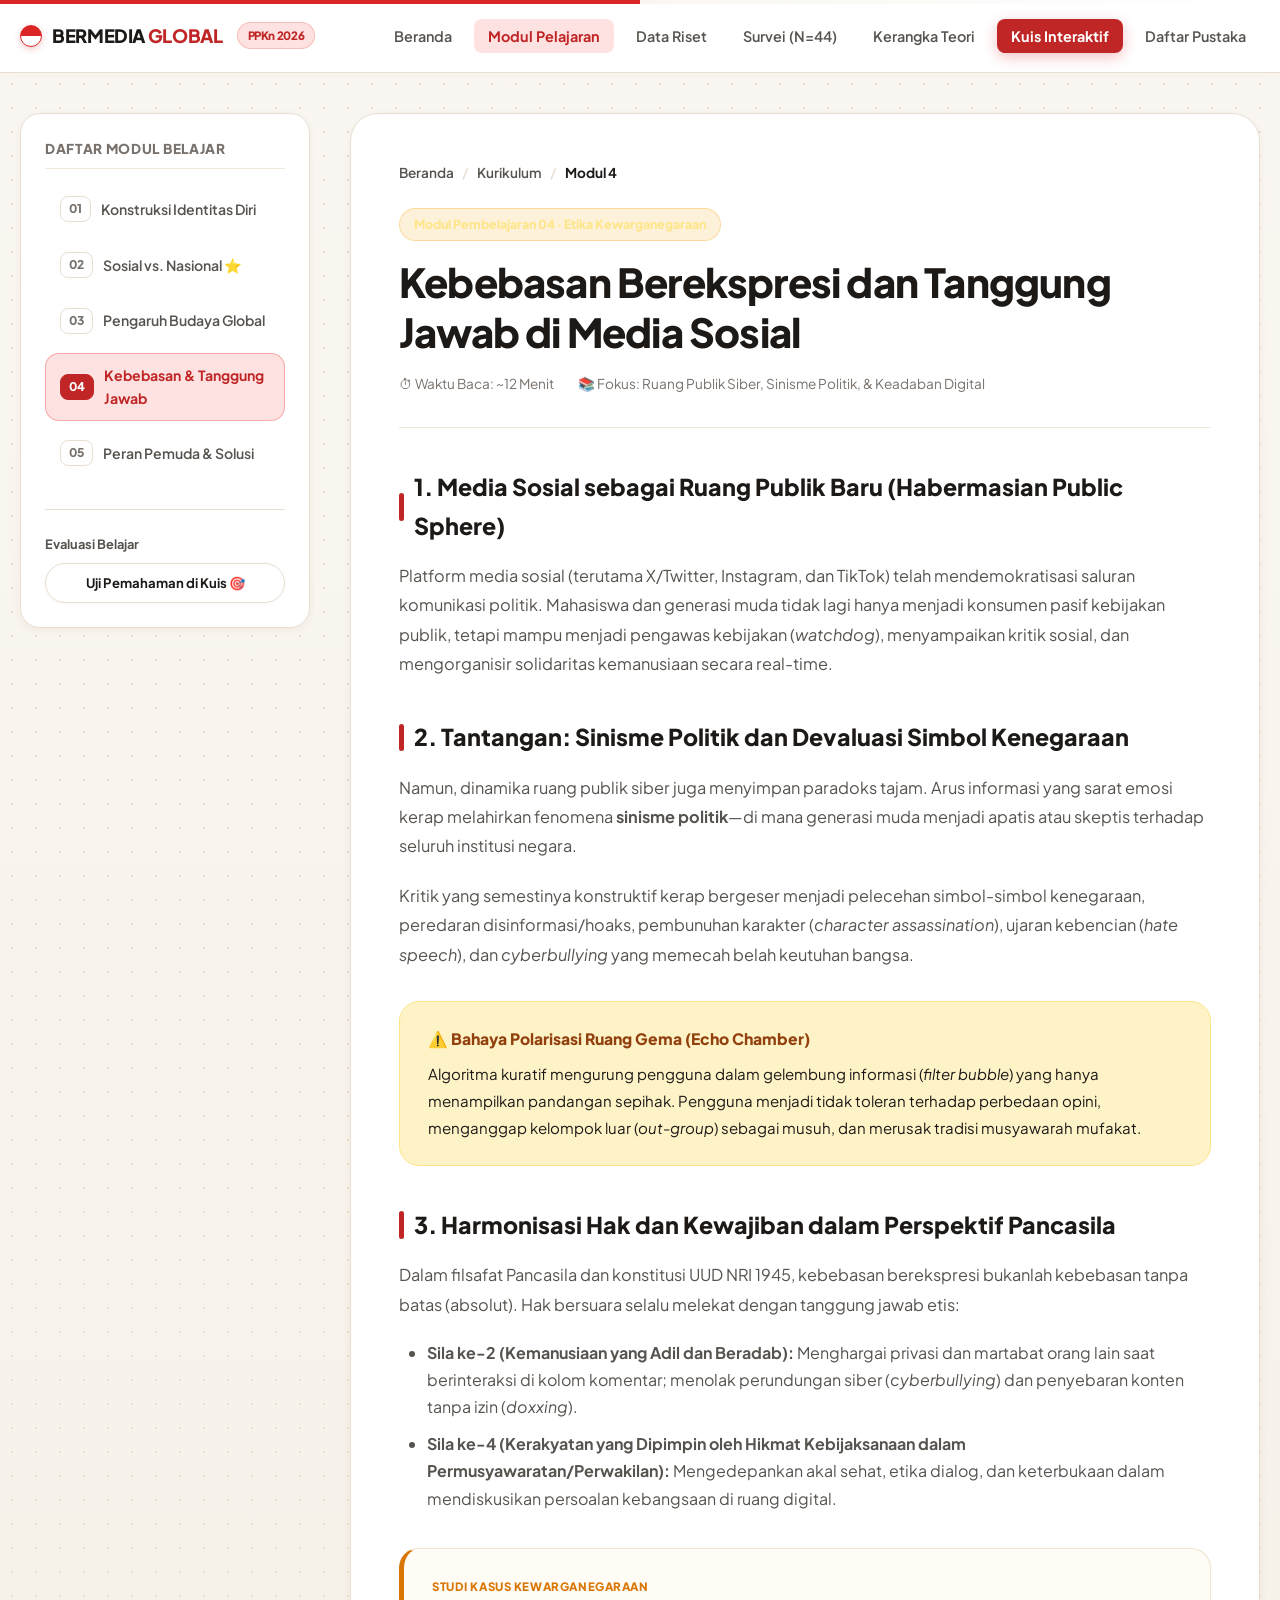
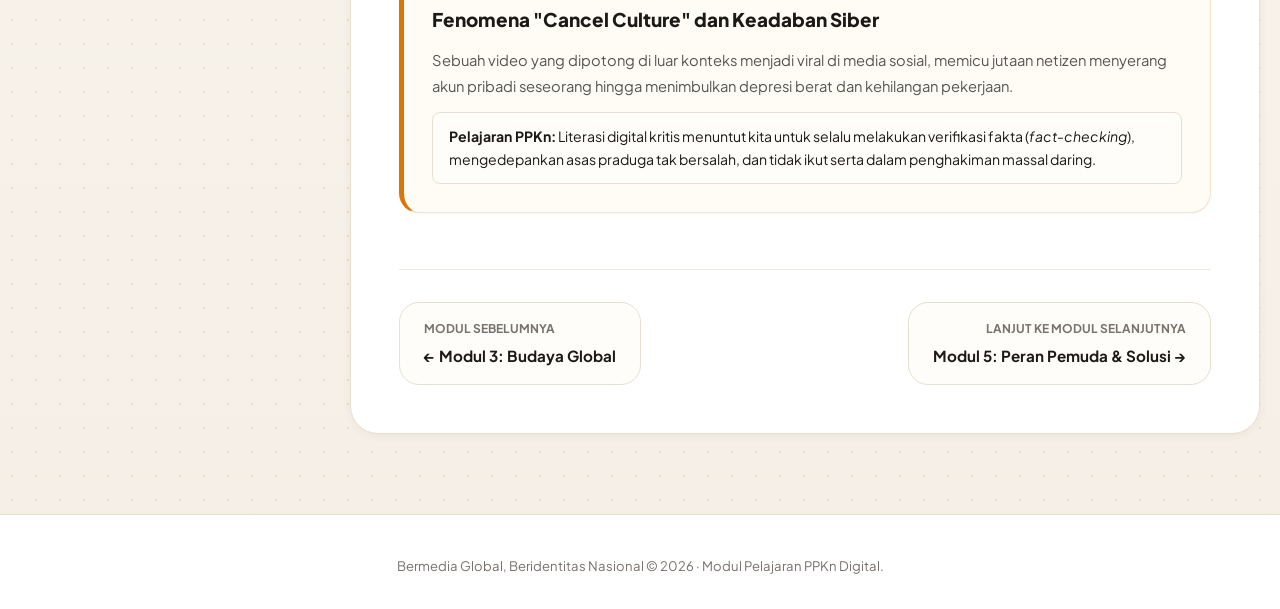
<file: materi/modul-4.html>
<!DOCTYPE html>
<html lang="id">
<head>
  <meta charset="UTF-8">
  <meta name="viewport" content="width=device-width, initial-scale=1.0">
  <title>Modul 4: Kebebasan & Tanggung Jawab Digital | Edukasi PPKn</title>
  <link rel="preconnect" href="https://fonts.googleapis.com">
  <link rel="preconnect" href="https://fonts.gstatic.com" crossorigin>
  <link href="https://fonts.googleapis.com/css2?family=Plus+Jakarta+Sans:wght@400;500;600;700;800&display=swap" rel="stylesheet">
    <link rel="icon" type="image/svg+xml" href="../favicon.svg">
  <link rel="stylesheet" href="../css/main.css">
    <link rel="icon" type="image/svg+xml" href="../favicon.svg">
  <link rel="stylesheet" href="../css/modules.css">
</head>
<body>
  <div class="reading-progress" id="reading-progress"></div>
  <div class="app-wrapper">
    <!-- NAVBAR -->
    <nav class="navbar" aria-label="Navigasi Utama">
      <div class="container nav-container">
        <a href="../index.html" class="brand-logo">
          <span class="brand-flag"></span>
          <span>BERMEDIA <span class="highlight">GLOBAL</span></span>
          <span class="brand-badge">PPKn 2026</span>
        </a>
        <button class="mobile-toggle" aria-label="Menu" aria-expanded="false">☰</button>
        <ul class="nav-menu">
          <li><a href="../index.html" class="nav-link">Beranda</a></li>
          <li><a href="index.html" class="nav-link active">Modul Pelajaran</a></li>
          <li><a href="../riset.html" class="nav-link">Data Riset</a></li>
          <li><a href="../survei.html" class="nav-link">Survei (N=44)</a></li>
          <li><a href="../teori.html" class="nav-link">Kerangka Teori</a></li>
          <li><a href="../kuis.html" class="nav-link nav-cta">Kuis Interaktif</a></li>
          <li><a href="../pustaka.html" class="nav-link">Daftar Pustaka</a></li>
        </ul>
      </div>
    </nav>

    <!-- CONTENT -->
    <div class="container">
      <div class="module-layout">
        <!-- SIDEBAR -->
        <aside class="module-sidebar">
          <div class="sidebar-title">Daftar Modul Belajar</div>
          <ul class="module-nav-list">
            <li class="module-nav-item">
              <a href="modul-1.html">
                <span class="mod-num">01</span>
                <span>Konstruksi Identitas Diri</span>
              </a>
            </li>
            <li class="module-nav-item">
              <a href="modul-2.html">
                <span class="mod-num">02</span>
                <span>Sosial vs. Nasional ⭐</span>
              </a>
            </li>
            <li class="module-nav-item">
              <a href="modul-3.html">
                <span class="mod-num">03</span>
                <span>Pengaruh Budaya Global</span>
              </a>
            </li>
            <li class="module-nav-item active">
              <a href="modul-4.html">
                <span class="mod-num">04</span>
                <span>Kebebasan & Tanggung Jawab</span>
              </a>
            </li>
            <li class="module-nav-item">
              <a href="modul-5.html">
                <span class="mod-num">05</span>
                <span>Peran Pemuda & Solusi</span>
              </a>
            </li>
          </ul>

          <div style="margin-top: 2rem; padding-top: 1.5rem; border-top: 1px solid var(--border);">
            <div style="font-size: 0.8rem; font-weight: 700; color: var(--text-muted); margin-bottom: 0.5rem;">Evaluasi Belajar</div>
            <a href="../kuis.html" class="btn btn-secondary" style="width: 100%; justify-content: center; font-size: 0.82rem; padding: 8px 12px;">Uji Pemahaman di Kuis 🎯</a>
          </div>
        </aside>

        <!-- ARTICLE -->
        <main class="module-content">
          <div class="breadcrumb">
            <a href="../index.html">Beranda</a>
            <span class="sep">/</span>
            <a href="index.html">Kurikulum</a>
            <span class="sep">/</span>
            <span style="color: var(--text-main); font-weight: 700;">Modul 4</span>
          </div>

          <header class="module-header">
            <span class="module-tag" style="background: rgba(245,158,11,0.15); color: #fde68a; border-color: rgba(245,158,11,0.3);">
              Modul Pembelajaran 04 · Etika Kewarganegaraan
            </span>
            <h1 class="module-title">Kebebasan Berekspresi dan Tanggung Jawab di Media Sosial</h1>
            <div class="module-meta">
              <span>⏱ Waktu Baca: ~12 Menit</span>
              <span>📚 Fokus: Ruang Publik Siber, Sinisme Politik, & Keadaban Digital</span>
            </div>
          </header>

          <article class="article-body">
            <h2>1. Media Sosial sebagai Ruang Publik Baru (Habermasian Public Sphere)</h2>
            <p>
              Platform media sosial (terutama X/Twitter, Instagram, dan TikTok) telah mendemokratisasi saluran komunikasi politik. Mahasiswa dan generasi muda tidak lagi hanya menjadi konsumen pasif kebijakan publik, tetapi mampu menjadi pengawas kebijakan (<em>watchdog</em>), menyampaikan kritik sosial, dan mengorganisir solidaritas kemanusiaan secara real-time.
            </p>

            <h2>2. Tantangan: Sinisme Politik dan Devaluasi Simbol Kenegaraan</h2>
            <p>
              Namun, dinamika ruang publik siber juga menyimpan paradoks tajam. Arus informasi yang sarat emosi kerap melahirkan fenomena <strong>sinisme politik</strong>—di mana generasi muda menjadi apatis atau skeptis terhadap seluruh institusi negara.
            </p>
            <p>
              Kritik yang semestinya konstruktif kerap bergeser menjadi pelecehan simbol-simbol kenegaraan, peredaran disinformasi/hoaks, pembunuhan karakter (<em>character assassination</em>), ujaran kebencian (<em>hate speech</em>), dan <em>cyberbullying</em> yang memecah belah keutuhan bangsa.
            </p>

            <div class="callout callout-warning">
              <div class="callout-title">⚠️ Bahaya Polarisasi Ruang Gema (Echo Chamber)</div>
              <p>
                Algoritma kuratif mengurung pengguna dalam gelembung informasi (<em>filter bubble</em>) yang hanya menampilkan pandangan sepihak. Pengguna menjadi tidak toleran terhadap perbedaan opini, menganggap kelompok luar (<em>out-group</em>) sebagai musuh, dan merusak tradisi musyawarah mufakat.
              </p>
            </div>

            <h2>3. Harmonisasi Hak dan Kewajiban dalam Perspektif Pancasila</h2>
            <p>
              Dalam filsafat Pancasila dan konstitusi UUD NRI 1945, kebebasan berekspresi bukanlah kebebasan tanpa batas (absolut). Hak bersuara selalu melekat dengan tanggung jawab etis:
            </p>
            <ul>
              <li><strong>Sila ke-2 (Kemanusiaan yang Adil dan Beradab):</strong> Menghargai privasi dan martabat orang lain saat berinteraksi di kolom komentar; menolak perundungan siber (<em>cyberbullying</em>) dan penyebaran konten tanpa izin (<em>doxxing</em>).</li>
              <li><strong>Sila ke-4 (Kerakyatan yang Dipimpin oleh Hikmat Kebijaksanaan dalam Permusyawaratan/Perwakilan):</strong> Mengedepankan akal sehat, etika dialog, dan keterbukaan dalam mendiskusikan persoalan kebangsaan di ruang digital.</li>
            </ul>

            <!-- CASE STUDY -->
            <div class="case-study">
              <div class="case-study-badge">Studi Kasus Kewarganegaraan</div>
              <div class="case-study-title">Fenomena "Cancel Culture" dan Keadaban Siber</div>
              <p style="font-size: 0.92rem; color: var(--text-muted); margin-bottom: 0.75rem;">
                Sebuah video yang dipotong di luar konteks menjadi viral di media sosial, memicu jutaan netizen menyerang akun pribadi seseorang hingga menimbulkan depresi berat dan kehilangan pekerjaan.
              </p>
              <div style="background: #FFFDF9; border: 1px solid var(--border); padding: 0.75rem 1rem; border-radius: 8px; font-size: 0.88rem; color: var(--text-main);">
                <strong>Pelajaran PPKn:</strong> Literasi digital kritis menuntut kita untuk selalu melakukan verifikasi fakta (<em>fact-checking</em>), mengedepankan asas praduga tak bersalah, dan tidak ikut serta dalam penghakiman massal daring.
              </div>
            </div>
          </article>

          <!-- PAGINATION -->
          <div class="module-pagination">
            <a href="modul-3.html" class="pag-btn">
              <span class="sub">Modul Sebelumnya</span>
              <span class="title">← Modul 3: Budaya Global</span>
            </a>
            <a href="modul-5.html" class="pag-btn next">
              <span class="sub">Lanjut ke Modul Selanjutnya</span>
              <span class="title">Modul 5: Peran Pemuda & Solusi →</span>
            </a>
          </div>
        </main>
      </div>
    </div>

    <!-- FOOTER -->
    <footer class="footer">
      <div class="container">
        <div class="footer-bottom">
          Bermedia Global, Beridentitas Nasional © 2026 · Modul Pelajaran PPKn Digital.
        </div>
      </div>
    </footer>
    <button id="back-to-top" class="back-to-top" aria-label="Kembali ke atas">↑</button>
  </div>
  <script src="../js/main.js"></script>
</body>
</html>
</file>
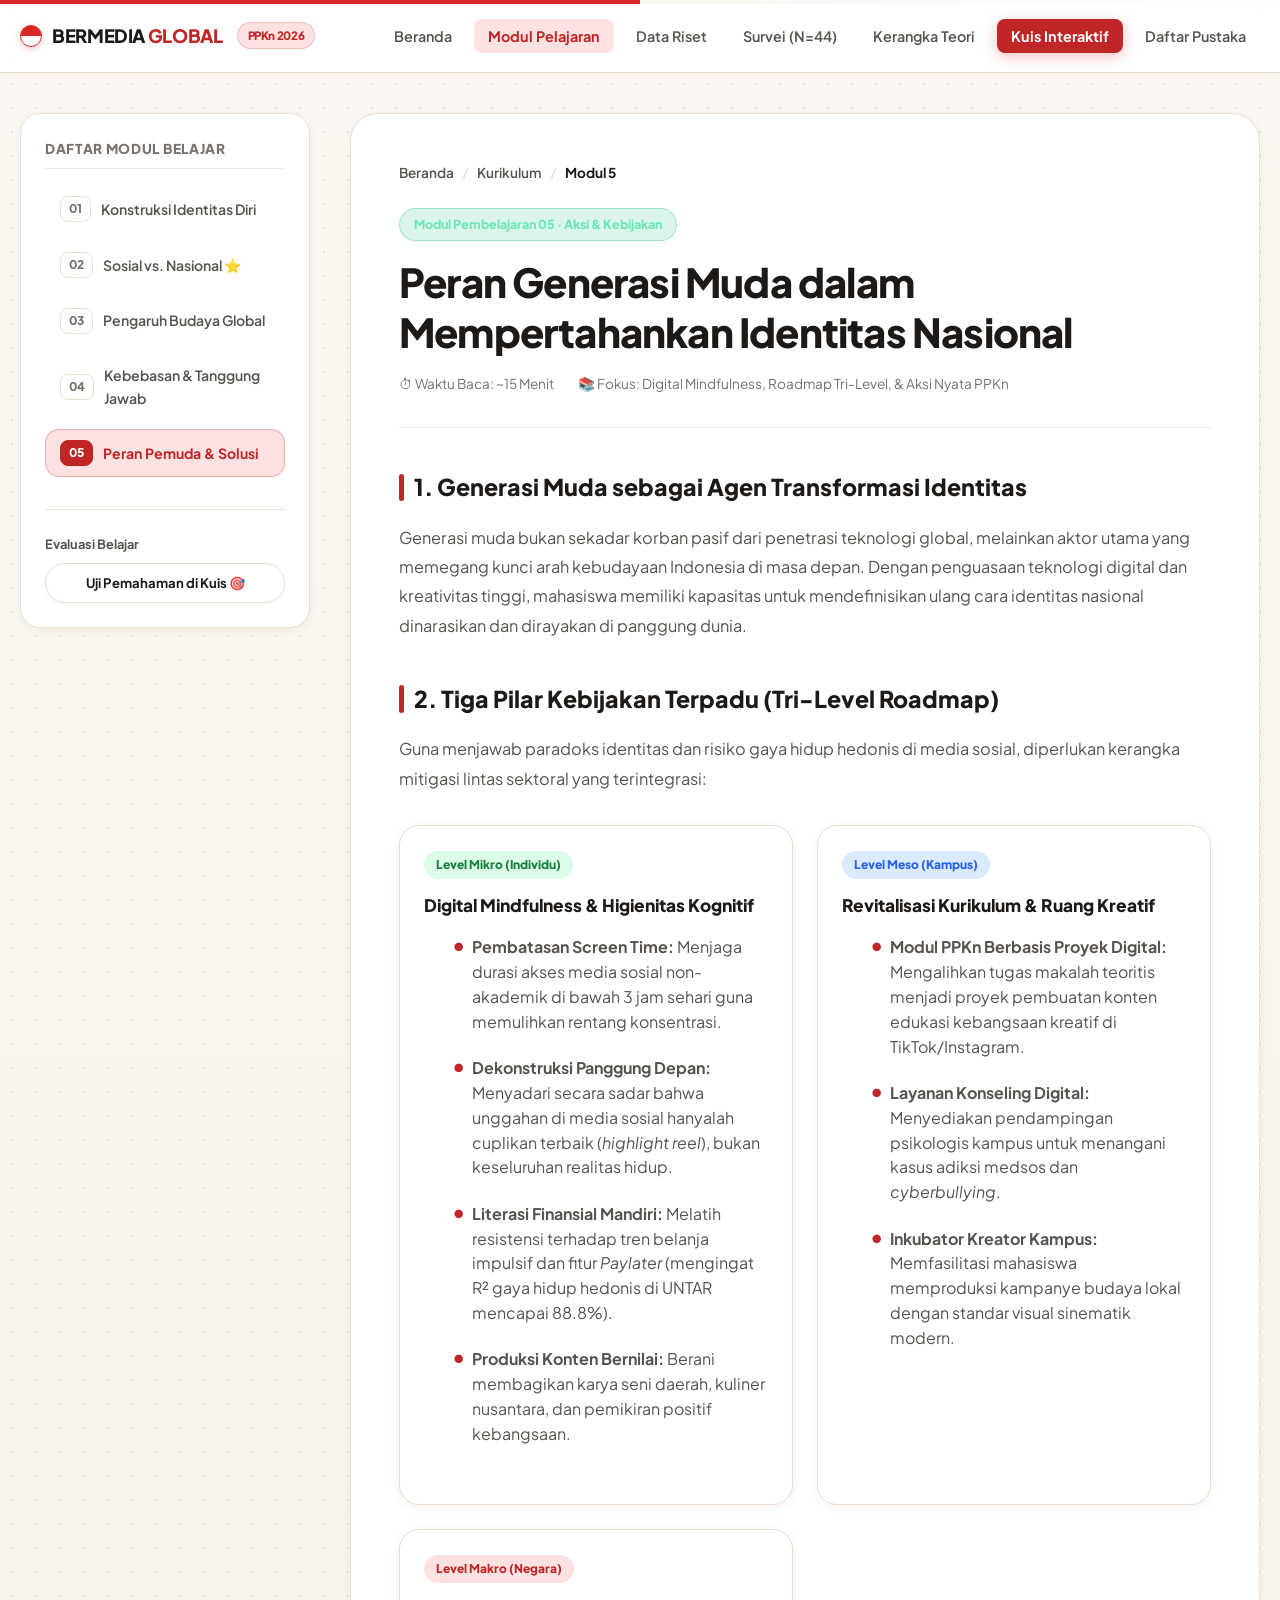
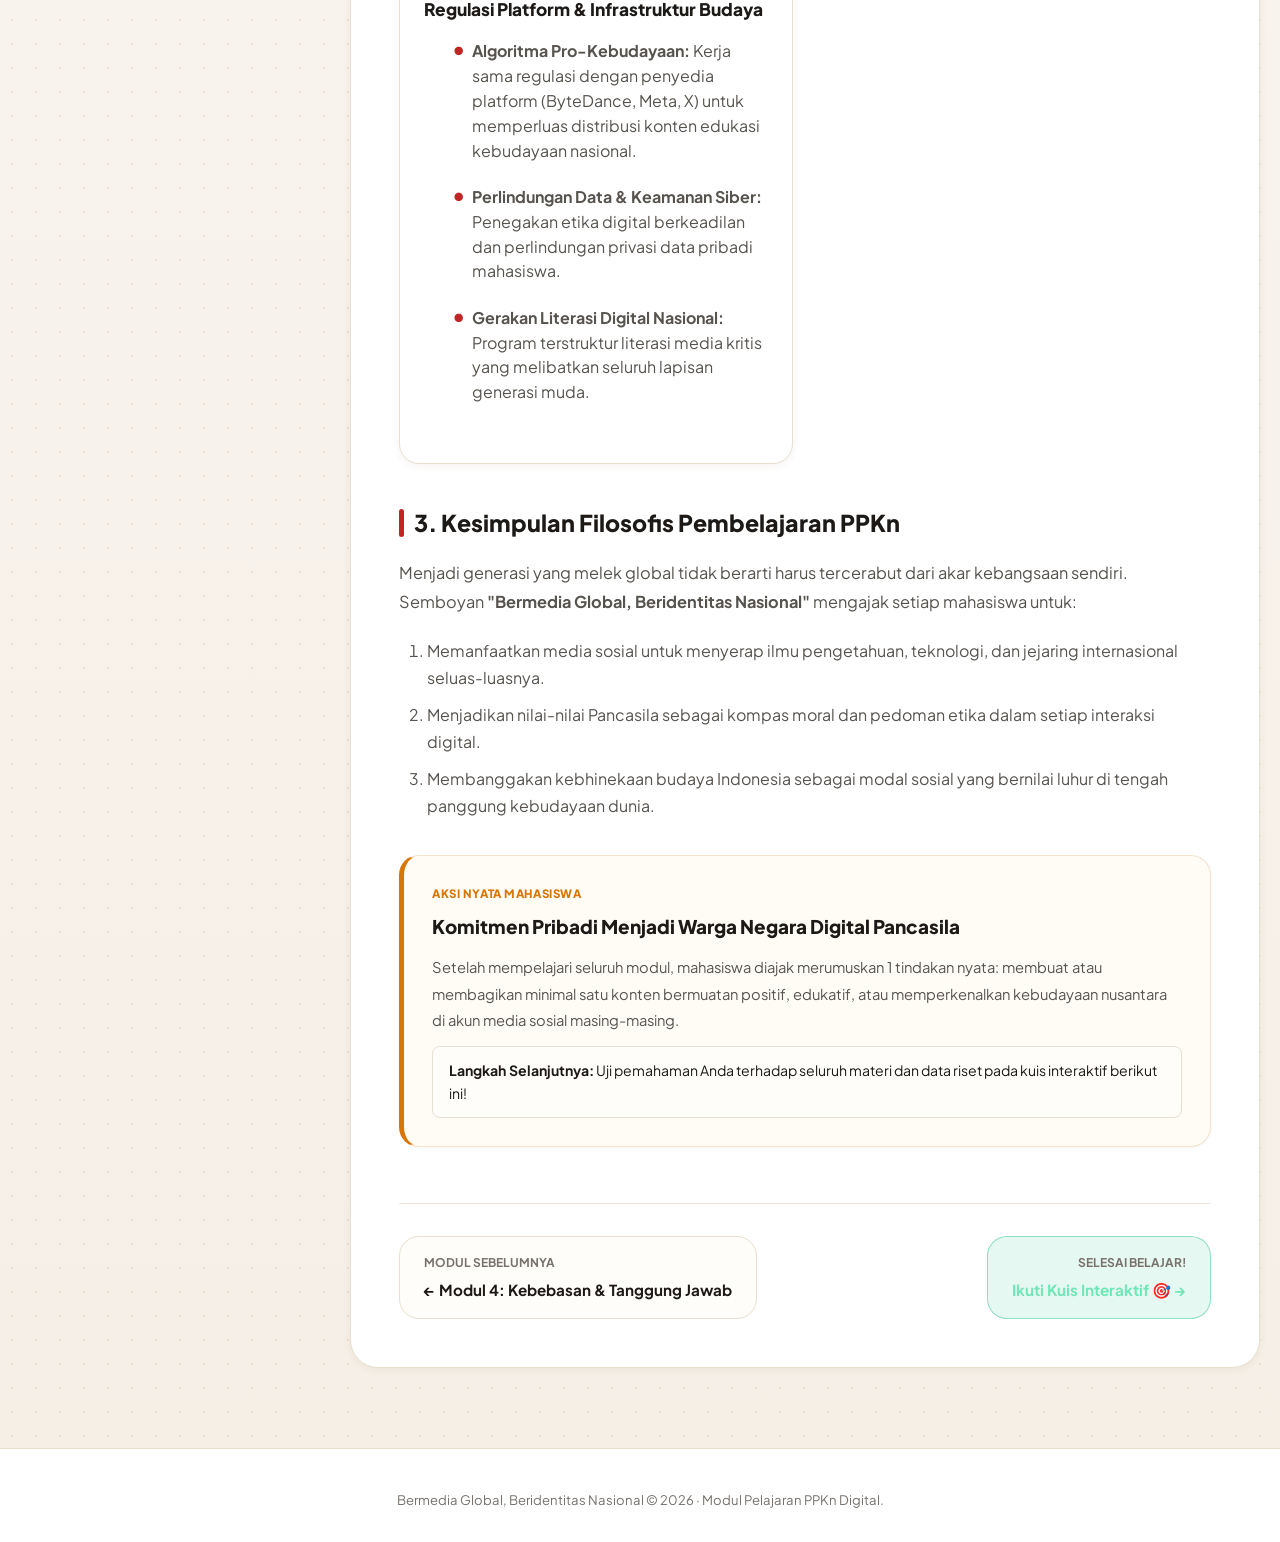
<file: materi/modul-5.html>
<!DOCTYPE html>
<html lang="id">
<head>
  <meta charset="UTF-8">
  <meta name="viewport" content="width=device-width, initial-scale=1.0">
  <title>Modul 5: Peran Pemuda & Solusi Kebangsaan | Edukasi PPKn</title>
  <link rel="preconnect" href="https://fonts.googleapis.com">
  <link rel="preconnect" href="https://fonts.gstatic.com" crossorigin>
  <link href="https://fonts.googleapis.com/css2?family=Plus+Jakarta+Sans:wght@400;500;600;700;800&display=swap" rel="stylesheet">
    <link rel="icon" type="image/svg+xml" href="../favicon.svg">
  <link rel="stylesheet" href="../css/main.css">
    <link rel="icon" type="image/svg+xml" href="../favicon.svg">
  <link rel="stylesheet" href="../css/modules.css">
</head>
<body>
  <div class="reading-progress" id="reading-progress"></div>
  <div class="app-wrapper">
    <!-- NAVBAR -->
    <nav class="navbar" aria-label="Navigasi Utama">
      <div class="container nav-container">
        <a href="../index.html" class="brand-logo">
          <span class="brand-flag"></span>
          <span>BERMEDIA <span class="highlight">GLOBAL</span></span>
          <span class="brand-badge">PPKn 2026</span>
        </a>
        <button class="mobile-toggle" aria-label="Menu" aria-expanded="false">☰</button>
        <ul class="nav-menu">
          <li><a href="../index.html" class="nav-link">Beranda</a></li>
          <li><a href="index.html" class="nav-link active">Modul Pelajaran</a></li>
          <li><a href="../riset.html" class="nav-link">Data Riset</a></li>
          <li><a href="../survei.html" class="nav-link">Survei (N=44)</a></li>
          <li><a href="../teori.html" class="nav-link">Kerangka Teori</a></li>
          <li><a href="../kuis.html" class="nav-link nav-cta">Kuis Interaktif</a></li>
          <li><a href="../pustaka.html" class="nav-link">Daftar Pustaka</a></li>
        </ul>
      </div>
    </nav>

    <!-- CONTENT -->
    <div class="container">
      <div class="module-layout">
        <!-- SIDEBAR -->
        <aside class="module-sidebar">
          <div class="sidebar-title">Daftar Modul Belajar</div>
          <ul class="module-nav-list">
            <li class="module-nav-item">
              <a href="modul-1.html">
                <span class="mod-num">01</span>
                <span>Konstruksi Identitas Diri</span>
              </a>
            </li>
            <li class="module-nav-item">
              <a href="modul-2.html">
                <span class="mod-num">02</span>
                <span>Sosial vs. Nasional ⭐</span>
              </a>
            </li>
            <li class="module-nav-item">
              <a href="modul-3.html">
                <span class="mod-num">03</span>
                <span>Pengaruh Budaya Global</span>
              </a>
            </li>
            <li class="module-nav-item">
              <a href="modul-4.html">
                <span class="mod-num">04</span>
                <span>Kebebasan & Tanggung Jawab</span>
              </a>
            </li>
            <li class="module-nav-item active">
              <a href="modul-5.html">
                <span class="mod-num">05</span>
                <span>Peran Pemuda & Solusi</span>
              </a>
            </li>
          </ul>

          <div style="margin-top: 2rem; padding-top: 1.5rem; border-top: 1px solid var(--border);">
            <div style="font-size: 0.8rem; font-weight: 700; color: var(--text-muted); margin-bottom: 0.5rem;">Evaluasi Belajar</div>
            <a href="../kuis.html" class="btn btn-secondary" style="width: 100%; justify-content: center; font-size: 0.82rem; padding: 8px 12px;">Uji Pemahaman di Kuis 🎯</a>
          </div>
        </aside>

        <!-- ARTICLE -->
        <main class="module-content">
          <div class="breadcrumb">
            <a href="../index.html">Beranda</a>
            <span class="sep">/</span>
            <a href="index.html">Kurikulum</a>
            <span class="sep">/</span>
            <span style="color: var(--text-main); font-weight: 700;">Modul 5</span>
          </div>

          <header class="module-header">
            <span class="module-tag" style="background: rgba(16,185,129,0.15); color: #6ee7b7; border-color: rgba(16,185,129,0.3);">
              Modul Pembelajaran 05 · Aksi & Kebijakan
            </span>
            <h1 class="module-title">Peran Generasi Muda dalam Mempertahankan Identitas Nasional</h1>
            <div class="module-meta">
              <span>⏱ Waktu Baca: ~15 Menit</span>
              <span>📚 Fokus: Digital Mindfulness, Roadmap Tri-Level, & Aksi Nyata PPKn</span>
            </div>
          </header>

          <article class="article-body">
            <h2>1. Generasi Muda sebagai Agen Transformasi Identitas</h2>
            <p>
              Generasi muda bukan sekadar korban pasif dari penetrasi teknologi global, melainkan aktor utama yang memegang kunci arah kebudayaan Indonesia di masa depan. Dengan penguasaan teknologi digital dan kreativitas tinggi, mahasiswa memiliki kapasitas untuk mendefinisikan ulang cara identitas nasional dinarasikan dan dirayakan di panggung dunia.
            </p>

            <h2>2. Tiga Pilar Kebijakan Terpadu (Tri-Level Roadmap)</h2>
            <p>
              Guna menjawab paradoks identitas dan risiko gaya hidup hedonis di media sosial, diperlukan kerangka mitigasi lintas sektoral yang terintegrasi:
            </p>

            <div class="roadmap-grid">
              <div class="roadmap-col">
                <div class="roadmap-badge mikro">Level Mikro (Individu)</div>
                <div class="roadmap-title">Digital Mindfulness & Higienitas Kognitif</div>
                <ul class="roadmap-list">
                  <li><strong>Pembatasan Screen Time:</strong> Menjaga durasi akses media sosial non-akademik di bawah 3 jam sehari guna memulihkan rentang konsentrasi.</li>
                  <li><strong>Dekonstruksi Panggung Depan:</strong> Menyadari secara sadar bahwa unggahan di media sosial hanyalah cuplikan terbaik (<em>highlight reel</em>), bukan keseluruhan realitas hidup.</li>
                  <li><strong>Literasi Finansial Mandiri:</strong> Melatih resistensi terhadap tren belanja impulsif dan fitur <em>Paylater</em> (mengingat R² gaya hidup hedonis di UNTAR mencapai 88.8%).</li>
                  <li><strong>Produksi Konten Bernilai:</strong> Berani membagikan karya seni daerah, kuliner nusantara, dan pemikiran positif kebangsaan.</li>
                </ul>
              </div>

              <div class="roadmap-col">
                <div class="roadmap-badge meso">Level Meso (Kampus)</div>
                <div class="roadmap-title">Revitalisasi Kurikulum & Ruang Kreatif</div>
                <ul class="roadmap-list">
                  <li><strong>Modul PPKn Berbasis Proyek Digital:</strong> Mengalihkan tugas makalah teoritis menjadi proyek pembuatan konten edukasi kebangsaan kreatif di TikTok/Instagram.</li>
                  <li><strong>Layanan Konseling Digital:</strong> Menyediakan pendampingan psikologis kampus untuk menangani kasus adiksi medsos dan <em>cyberbullying</em>.</li>
                  <li><strong>Inkubator Kreator Kampus:</strong> Memfasilitasi mahasiswa memproduksi kampanye budaya lokal dengan standar visual sinematik modern.</li>
                </ul>
              </div>

              <div class="roadmap-col">
                <div class="roadmap-badge makro">Level Makro (Negara)</div>
                <div class="roadmap-title">Regulasi Platform & Infrastruktur Budaya</div>
                <ul class="roadmap-list">
                  <li><strong>Algoritma Pro-Kebudayaan:</strong> Kerja sama regulasi dengan penyedia platform (ByteDance, Meta, X) untuk memperluas distribusi konten edukasi kebudayaan nasional.</li>
                  <li><strong>Perlindungan Data & Keamanan Siber:</strong> Penegakan etika digital berkeadilan dan perlindungan privasi data pribadi mahasiswa.</li>
                  <li><strong>Gerakan Literasi Digital Nasional:</strong> Program terstruktur literasi media kritis yang melibatkan seluruh lapisan generasi muda.</li>
                </ul>
              </div>
            </div>

            <h2>3. Kesimpulan Filosofis Pembelajaran PPKn</h2>
            <p>
              Menjadi generasi yang melek global tidak berarti harus tercerabut dari akar kebangsaan sendiri. Semboyan <strong>"Bermedia Global, Beridentitas Nasional"</strong> mengajak setiap mahasiswa untuk:
            </p>
            <ol>
              <li>Memanfaatkan media sosial untuk menyerap ilmu pengetahuan, teknologi, dan jejaring internasional seluas-luasnya.</li>
              <li>Menjadikan nilai-nilai Pancasila sebagai kompas moral dan pedoman etika dalam setiap interaksi digital.</li>
              <li>Membanggakan kebhinekaan budaya Indonesia sebagai modal sosial yang bernilai luhur di tengah panggung kebudayaan dunia.</li>
            </ol>

            <!-- CASE STUDY -->
            <div class="case-study">
              <div class="case-study-badge">Aksi Nyata Mahasiswa</div>
              <div class="case-study-title">Komitmen Pribadi Menjadi Warga Negara Digital Pancasila</div>
              <p style="font-size: 0.92rem; color: var(--text-muted); margin-bottom: 0.75rem;">
                Setelah mempelajari seluruh modul, mahasiswa diajak merumuskan 1 tindakan nyata: membuat atau membagikan minimal satu konten bermuatan positif, edukatif, atau memperkenalkan kebudayaan nusantara di akun media sosial masing-masing.
              </p>
              <div style="background: #FFFDF9; border: 1px solid var(--border); padding: 0.75rem 1rem; border-radius: 8px; font-size: 0.88rem; color: var(--text-main);">
                <strong>Langkah Selanjutnya:</strong> Uji pemahaman Anda terhadap seluruh materi dan data riset pada kuis interaktif berikut ini!
              </div>
            </div>
          </article>

          <!-- PAGINATION -->
          <div class="module-pagination">
            <a href="modul-4.html" class="pag-btn">
              <span class="sub">Modul Sebelumnya</span>
              <span class="title">← Modul 4: Kebebasan & Tanggung Jawab</span>
            </a>
            <a href="../kuis.html" class="pag-btn next" style="background: rgba(16,185,129,0.1); border-color: rgba(16,185,129,0.4);">
              <span class="sub">Selesai Belajar!</span>
              <span class="title" style="color: #6ee7b7;">Ikuti Kuis Interaktif 🎯 →</span>
            </a>
          </div>
        </main>
      </div>
    </div>

    <!-- FOOTER -->
    <footer class="footer">
      <div class="container">
        <div class="footer-bottom">
          Bermedia Global, Beridentitas Nasional © 2026 · Modul Pelajaran PPKn Digital.
        </div>
      </div>
    </footer>
    <button id="back-to-top" class="back-to-top" aria-label="Kembali ke atas">↑</button>
  </div>
  <script src="../js/main.js"></script>
</body>
</html>
</file>
<file: css/main.css>
:root {
  --bg-body: #FAF7F2;
  --bg-card: #FFFFFF;
  --bg-card-warm: #FFFDF9;
  --bg-subtle: #F3ECE1;
  --border: #E8DFD1;
  --border-light: #F0E8DC;
  
  --primary-red: #C02626;
  --primary-red-hover: #991B1B;
  --primary-red-light: #FEE2E2;
  --accent-coral: #FF6B6B;
  --accent-coral-soft: #FFF1F1;
  --accent-gold: #D97706;
  --accent-gold-light: #FEF3C7;
  --accent-green: #15803D;
  --accent-green-light: #DCFCE7;
  --accent-blue: #2563EB;
  --accent-blue-light: #DBEAFE;
  --accent-purple: #7C3AED;
  --accent-purple-light: #EDE9FE;
  
  --text-main: #1C1917;
  --text-muted: #57534E;
  --text-dim: #78716C;
  --text-light: #A8A29E;
  
  --font-sans: 'Plus Jakarta Sans', -apple-system, BlinkMacSystemFont, 'Segoe UI', Roboto, sans-serif;
  --max-w: 1240px;
  --radius-sm: 8px;
  --radius-md: 14px;
  --radius-lg: 20px;
  --radius-xl: 28px;
  --radius-full: 9999px;
  
  --shadow-xs: 0 1px 3px rgba(120, 53, 15, 0.04);
  --shadow-sm: 0 2px 8px rgba(120, 53, 15, 0.06);
  --shadow-md: 0 8px 24px rgba(120, 53, 15, 0.08), 0 2px 6px rgba(0, 0, 0, 0.03);
  --shadow-lg: 0 16px 36px rgba(120, 53, 15, 0.12), 0 4px 12px rgba(0, 0, 0, 0.04);
  --transition: all 0.25s cubic-bezier(0.16, 1, 0.3, 1);
}

* {
  box-sizing: border-box;
  margin: 0;
  padding: 0;
}

html {
  scroll-behavior: smooth;
}

body {
  background-color: var(--bg-body);
  background-image: 
    radial-gradient(#E8DFD1 0.8px, transparent 0.8px), 
    linear-gradient(180deg, #FAF7F2 0%, #F5EFE6 100%);
  background-size: 24px 24px, 100% 100%;
  color: var(--text-main);
  font-family: var(--font-sans);
  line-height: 1.65;
  overflow-x: hidden;
  min-height: 100vh;
  display: flex;
  flex-direction: column;
}

.app-wrapper {
  position: relative;
  display: flex;
  flex-direction: column;
  min-height: 100vh;
}

a {
  color: inherit;
  text-decoration: none;
  transition: var(--transition);
}

.container {
  width: min(100% - 2.5rem, var(--max-w));
  margin: 0 auto;
}

/* NAVBAR */
.navbar {
  position: sticky;
  top: 0;
  z-index: 100;
  background: rgba(255, 255, 255, 0.94);
  backdrop-filter: blur(16px);
  -webkit-backdrop-filter: blur(16px);
  border-bottom: 1px solid var(--border);
  box-shadow: 0 2px 12px rgba(180, 50, 50, 0.04);
}

.navbar::before {
  content: '';
  position: absolute;
  top: 0;
  left: 0;
  right: 0;
  height: 4px;
  background: linear-gradient(90deg, #DC2626 50%, #FAF7F2 50%, #FFFFFF 100%);
}

.nav-container {
  display: flex;
  align-items: center;
  justify-content: space-between;
  min-height: 72px;
}

.brand-logo {
  display: flex;
  align-items: center;
  gap: 10px;
  font-weight: 800;
  font-size: 1.15rem;
  letter-spacing: -0.02em;
  color: var(--text-main);
}

.brand-flag {
  display: inline-block;
  width: 22px;
  height: 22px;
  border-radius: 50%;
  background: linear-gradient(180deg, #DC2626 50%, #FFFFFF 50%);
  border: 1.5px solid #DC2626;
  box-shadow: 0 2px 6px rgba(220, 38, 38, 0.25);
}

.brand-logo span.highlight {
  color: var(--primary-red);
}

.brand-badge {
  font-size: 0.72rem;
  font-weight: 800;
  padding: 3px 10px;
  background: var(--primary-red-light);
  color: var(--primary-red);
  border: 1px solid rgba(220, 38, 38, 0.2);
  border-radius: var(--radius-full);
  margin-left: 4px;
}

.nav-menu {
  display: flex;
  align-items: center;
  gap: 0.5rem;
  list-style: none;
}

.nav-link {
  font-size: 0.9rem;
  font-weight: 600;
  color: var(--text-muted);
  padding: 8px 14px;
  border-radius: var(--radius-sm);
  transition: var(--transition);
}

.nav-link:hover {
  color: var(--primary-red);
  background: var(--primary-red-soft, #FEF2F2);
}

.nav-link.active {
  color: var(--primary-red);
  background: var(--primary-red-light);
  font-weight: 700;
}

.nav-cta {
  background: var(--primary-red) !important;
  color: #FFFFFF !important;
  box-shadow: 0 4px 14px rgba(220, 38, 38, 0.28);
  font-weight: 700;
}

.nav-cta:hover {
  background: var(--primary-red-hover) !important;
  transform: translateY(-2px);
  box-shadow: 0 6px 18px rgba(220, 38, 38, 0.38);
}

.mobile-toggle {
  display: none;
  background: var(--bg-card);
  border: 1px solid var(--border);
  color: var(--text-main);
  padding: 8px 14px;
  border-radius: var(--radius-sm);
  cursor: pointer;
  font-size: 1.15rem;
  font-weight: 700;
}

/* SECTIONS */
.section {
  padding: 4rem 0;
  position: relative;
}

main.section,
section.section:first-of-type,
.section-top {
  padding-top: 3.5rem;
}

.section-header {
  margin-bottom: 2.5rem;
}

.section-badge {
  display: inline-flex;
  align-items: center;
  padding: 5px 14px;
  background: var(--primary-red-light);
  color: var(--primary-red);
  border: 1px solid rgba(192, 38, 38, 0.2);
  border-radius: var(--radius-full);
  font-size: 0.78rem;
  font-weight: 800;
  letter-spacing: 0.05em;
  text-transform: uppercase;
  margin-bottom: 0.75rem;
}

.section-title {
  font-size: clamp(1.6rem, 3.2vw, 2.4rem);
  font-weight: 800;
  color: var(--text-main);
  letter-spacing: -0.02em;
  line-height: 1.25;
  margin-bottom: 0.75rem;
}

.section-subtitle {
  font-size: 1rem;
  color: var(--text-muted);
  line-height: 1.65;
  max-width: 760px;
}

/* HERO SECTION */
.hero-section {
  position: relative;
  padding: 3.5rem 0 3rem;
  overflow: hidden;
}

.hero-grid {
  display: grid;
  grid-template-columns: 1.2fr 0.8fr;
  gap: 3rem;
  align-items: center;
}

.hero-content {
  text-align: left;
}

.hero-badge-row {
  display: flex;
  align-items: center;
  gap: 10px;
  flex-wrap: wrap;
  margin-bottom: 1.25rem;
}

.hero-pill {
  display: inline-flex;
  align-items: center;
  gap: 6px;
  padding: 6px 16px;
  border-radius: var(--radius-full);
  background: #FFF;
  border: 1.5px solid var(--primary-red);
  color: var(--primary-red);
  font-size: 0.82rem;
  font-weight: 800;
  letter-spacing: 0.02em;
  box-shadow: var(--shadow-xs);
}

.hero-pill-gold {
  background: var(--accent-gold-light);
  border-color: var(--accent-gold);
  color: #92400E;
}

.hero-title {
  font-size: clamp(2.2rem, 4.5vw, 3.4rem);
  font-weight: 800;
  line-height: 1.18;
  letter-spacing: -0.03em;
  color: var(--text-main);
  margin-bottom: 1.25rem;
}

.hero-title .highlight-red {
  color: var(--primary-red);
  position: relative;
  display: inline-block;
}

.hero-desc {
  font-size: 1.05rem;
  color: var(--text-muted);
  line-height: 1.7;
  margin-bottom: 2rem;
}

.hero-actions {
  display: flex;
  align-items: center;
  gap: 1rem;
  flex-wrap: wrap;
}

.hero-poster-card {
  background: #FFFFFF;
  padding: 1rem;
  border-radius: var(--radius-xl);
  border: 2px solid var(--border);
  box-shadow: var(--shadow-lg);
  position: relative;
  transition: var(--transition);
  text-align: center;
}

.hero-poster-card:hover {
  transform: translateY(-4px);
  box-shadow: 0 20px 40px rgba(180, 50, 50, 0.16);
  border-color: rgba(220, 38, 38, 0.4);
}

.hero-poster-img {
  width: 100%;
  max-height: 480px;
  object-fit: cover;
  border-radius: var(--radius-md);
  box-shadow: 0 4px 14px rgba(0,0,0,0.08);
}

.hero-poster-caption {
  margin-top: 0.75rem;
  font-size: 0.82rem;
  font-weight: 700;
  color: var(--text-muted);
}

/* BUTTONS */
.btn {
  display: inline-flex;
  align-items: center;
  gap: 8px;
  padding: 12px 24px;
  border-radius: var(--radius-full);
  font-weight: 700;
  font-size: 0.92rem;
  cursor: pointer;
  transition: var(--transition);
  border: 1.5px solid transparent;
}

.btn-primary {
  background: var(--primary-red);
  color: #FFFFFF;
  box-shadow: 0 4px 14px rgba(220, 38, 38, 0.28);
}

.btn-primary:hover {
  background: var(--primary-red-hover);
  transform: translateY(-2px);
  box-shadow: 0 8px 22px rgba(220, 38, 38, 0.38);
}

.btn-secondary {
  background: #FFFFFF;
  color: var(--text-main);
  border-color: var(--border);
  box-shadow: var(--shadow-xs);
}

.btn-secondary:hover {
  border-color: var(--primary-red);
  color: var(--primary-red);
  transform: translateY(-2px);
  box-shadow: var(--shadow-sm);
}

/* KPI STATS GRID */
.kpi-grid {
  display: grid;
  grid-template-columns: repeat(auto-fit, minmax(240px, 1fr));
  gap: 1.25rem;
  margin: 2.5rem 0;
}

.kpi-card {
  background: var(--bg-card);
  border: 1.5px solid var(--border);
  border-radius: var(--radius-lg);
  padding: 1.5rem;
  box-shadow: var(--shadow-sm);
  transition: var(--transition);
  position: relative;
  overflow: hidden;
}

.kpi-card::before {
  content: '';
  position: absolute;
  top: 0;
  left: 0;
  right: 0;
  height: 4px;
  background: linear-gradient(90deg, var(--primary-red), var(--accent-gold));
  opacity: 0.9;
}

.kpi-card:hover {
  transform: translateY(-3px);
  border-color: var(--primary-red);
  box-shadow: var(--shadow-md);
}

.kpi-label {
  font-size: 0.8rem;
  text-transform: uppercase;
  letter-spacing: 0.04em;
  color: var(--text-dim);
  font-weight: 800;
  margin-bottom: 0.5rem;
}

.kpi-num {
  font-size: 2.4rem;
  font-weight: 800;
  color: var(--primary-red);
  line-height: 1;
  margin-bottom: 0.5rem;
}

.kpi-desc {
  font-size: 0.86rem;
  color: var(--text-muted);
  line-height: 1.5;
}

/* SECTIONS */
.section {
  padding: 3.5rem 0;
  position: relative;
}

.section-badge {
  display: inline-block;
  font-size: 0.78rem;
  font-weight: 800;
  text-transform: uppercase;
  letter-spacing: 0.08em;
  color: var(--primary-red);
  background: var(--primary-red-light);
  padding: 4px 12px;
  border-radius: var(--radius-full);
  margin-bottom: 0.6rem;
}

.section-title {
  font-size: clamp(1.8rem, 3.5vw, 2.3rem);
  font-weight: 800;
  letter-spacing: -0.02em;
  color: var(--text-main);
  margin-bottom: 0.75rem;
}

.section-subtitle {
  font-size: 1rem;
  color: var(--text-muted);
  max-width: 760px;
  line-height: 1.65;
}

/* CARDS & GRIDS */
.grid-2 {
  display: grid;
  grid-template-columns: repeat(auto-fit, minmax(360px, 1fr));
  gap: 1.5rem;
}

.grid-3 {
  display: grid;
  grid-template-columns: repeat(auto-fit, minmax(300px, 1fr));
  gap: 1.5rem;
}

.card {
  background: var(--bg-card);
  border: 1.5px solid var(--border);
  border-radius: var(--radius-lg);
  padding: 1.75rem;
  box-shadow: var(--shadow-sm);
  transition: var(--transition);
}

.card:hover {
  border-color: var(--primary-red);
  box-shadow: var(--shadow-md);
  transform: translateY(-2px);
}

/* MODULE OVERVIEW CARDS (LANDING & HUB) */
.module-grid {
  display: grid;
  grid-template-columns: repeat(auto-fit, minmax(320px, 1fr));
  gap: 1.5rem;
  margin-top: 2rem;
}

.module-card {
  background: #FFFFFF;
  border: 1.5px solid var(--border);
  border-radius: var(--radius-lg);
  padding: 1.75rem;
  display: flex;
  flex-direction: column;
  box-shadow: var(--shadow-sm);
  transition: var(--transition);
  position: relative;
  overflow: hidden;
}

.module-card.featured {
  border-color: var(--primary-red);
  background: linear-gradient(180deg, #FFFDFB 0%, #FFFFFF 100%);
  box-shadow: 0 8px 24px rgba(220, 38, 38, 0.1);
}

.module-card.featured::before {
  content: 'TOPIK UTAMA ⭐';
  position: absolute;
  top: 14px;
  right: -32px;
  background: var(--primary-red);
  color: #FFF;
  font-size: 0.68rem;
  font-weight: 800;
  padding: 4px 34px;
  transform: rotate(45deg);
  box-shadow: 0 2px 6px rgba(0,0,0,0.15);
}

.module-card:hover {
  transform: translateY(-4px);
  border-color: var(--primary-red);
  box-shadow: var(--shadow-md);
}

.mod-header {
  display: flex;
  align-items: center;
  justify-content: space-between;
  margin-bottom: 1rem;
}

.mod-badge {
  font-size: 0.75rem;
  font-weight: 800;
  padding: 4px 10px;
  border-radius: var(--radius-full);
  background: var(--bg-subtle);
  color: var(--text-muted);
}

.mod-readtime {
  font-size: 0.78rem;
  color: var(--text-dim);
  font-weight: 600;
}

.mod-title {
  font-size: 1.22rem;
  font-weight: 800;
  color: var(--text-main);
  line-height: 1.35;
  margin-bottom: 0.75rem;
}

.mod-desc {
  font-size: 0.9rem;
  color: var(--text-muted);
  line-height: 1.6;
  margin-bottom: 1.25rem;
  flex-grow: 1;
}

.mod-keypoints {
  list-style: none;
  font-size: 0.82rem;
  color: var(--text-dim);
  margin-bottom: 1.5rem;
  display: flex;
  flex-direction: column;
  gap: 6px;
  padding-top: 0.75rem;
  border-top: 1px solid var(--border-light);
}

.mod-keypoints li::before {
  content: '✓ ';
  color: var(--primary-red);
  font-weight: 800;
}

/* CHARTS STYLING */
.chart-grid {
  display: grid;
  grid-template-columns: repeat(auto-fit, minmax(320px, 1fr));
  gap: 1.5rem;
}

.chart-card {
  background: #FFFFFF;
  border: 1.5px solid var(--border);
  border-radius: var(--radius-lg);
  padding: 1.5rem;
  box-shadow: var(--shadow-sm);
  display: flex;
  flex-direction: column;
}

.chart-title {
  font-size: 1rem;
  font-weight: 800;
  color: var(--text-main);
  margin-bottom: 1rem;
}

.chart-wrapper {
  position: relative;
  width: 100%;
  height: 280px;
}

/* TABLES */
.table-responsive {
  overflow-x: auto;
  border: 1.5px solid var(--border);
  border-radius: var(--radius-lg);
  background: #FFFFFF;
  box-shadow: var(--shadow-sm);
}

.data-table {
  width: 100%;
  border-collapse: collapse;
  text-align: left;
  font-size: 0.88rem;
}

.data-table th {
  background: #FDF9F3;
  padding: 14px 18px;
  font-weight: 800;
  color: var(--text-main);
  border-bottom: 1.5px solid var(--border);
  white-space: nowrap;
}

.data-table td {
  padding: 14px 18px;
  border-bottom: 1px solid var(--border-light);
  color: var(--text-main);
}

.data-table tr:hover td {
  background: #FFFDF9;
}

/* BADGES */
.badge {
  display: inline-flex;
  align-items: center;
  padding: 4px 10px;
  border-radius: var(--radius-full);
  font-size: 0.78rem;
  font-weight: 700;
}

/* TAG CLOUD */
.tag-cloud {
  display: flex;
  flex-wrap: wrap;
  gap: 8px;
}

.tag-item {
  font-size: 0.82rem;
  font-weight: 700;
  padding: 6px 14px;
  border-radius: var(--radius-full);
  background: var(--bg-subtle);
  color: var(--text-muted);
  border: 1px solid var(--border);
}

.tag-item.hot {
  background: var(--primary-red-light);
  color: var(--primary-red);
  border-color: rgba(220, 38, 38, 0.3);
}

/* RAW DATA EXPLORER */
.raw-data-card {
  background: #FFFFFF;
  border: 1.5px solid var(--border);
  border-radius: var(--radius-lg);
  padding: 1.5rem;
  box-shadow: var(--shadow-sm);
}

.filter-bar {
  margin-bottom: 1.25rem;
}

.search-input {
  width: 100%;
  padding: 12px 18px;
  border-radius: var(--radius-md);
  border: 1.5px solid var(--border);
  background: #FAF7F2;
  font-family: inherit;
  font-size: 0.92rem;
  color: var(--text-main);
  outline: none;
  transition: var(--transition);
}

.search-input:focus {
  border-color: var(--primary-red);
  background: #FFFFFF;
  box-shadow: 0 0 0 3px rgba(220, 38, 38, 0.12);
}

/* FOOTER */
.footer {
  margin-top: auto;
  border-top: 1.5px solid var(--border);
  background: #FFFFFF;
  padding: 2.5rem 0 2rem;
  color: var(--text-muted);
  font-size: 0.88rem;
}

.footer-bottom {
  text-align: center;
  font-size: 0.82rem;
  color: var(--text-dim);
}

/* BACK TO TOP */
.back-to-top {
  position: fixed;
  bottom: 28px;
  right: 28px;
  width: 44px;
  height: 44px;
  border-radius: 50%;
  background: var(--primary-red);
  border: none;
  color: #FFFFFF;
  font-weight: 800;
  display: flex;
  align-items: center;
  justify-content: center;
  cursor: pointer;
  opacity: 0;
  visibility: hidden;
  transition: var(--transition);
  box-shadow: 0 4px 14px rgba(220, 38, 38, 0.3);
  z-index: 90;
}

.back-to-top.visible {
  opacity: 1;
  visibility: visible;
}

.back-to-top:hover {
  background: var(--primary-red-hover);
  transform: translateY(-3px);
  box-shadow: 0 8px 20px rgba(220, 38, 38, 0.4);
}

/* RESPONSIVE */
@media (max-width: 960px) {
  .hero-grid {
    grid-template-columns: 1fr;
    text-align: center;
  }

  .hero-content {
    text-align: center;
  }

  .hero-badge-row, .hero-actions {
    justify-content: center;
  }

  .mobile-toggle {
    display: block;
  }

  .nav-menu {
    position: fixed;
    top: 72px;
    left: 0;
    right: 0;
    background: #FFFFFF;
    border-bottom: 1.5px solid var(--border);
    flex-direction: column;
    padding: 1.5rem;
    gap: 0.5rem;
    display: none;
    box-shadow: 0 10px 30px rgba(0, 0, 0, 0.08);
  }

  .nav-menu.open {
    display: flex;
  }

  .nav-link {
    width: 100%;
    text-align: center;
    padding: 12px;
  }
}
</file>
<file: css/modules.css>
/* MODULES & LEARNING STYLES - TEMA POSTER WARM NUSANTARA */

/* Reading progress bar */
.reading-progress {
  position: fixed;
  top: 72px;
  left: 0;
  width: 0%;
  height: 4px;
  background: linear-gradient(90deg, #DC2626, #F59E0B, #16A34A);
  z-index: 99;
  transition: width 0.1s ease-out;
}

/* Module Layout */
.module-layout {
  display: grid;
  grid-template-columns: 290px 1fr;
  gap: 2.5rem;
  padding: 2.5rem 0 5rem;
  align-items: start;
}

.module-sidebar {
  position: sticky;
  top: 96px;
  background: #FFFFFF;
  border: 1.5px solid var(--border);
  border-radius: var(--radius-lg);
  padding: 1.5rem;
  box-shadow: var(--shadow-sm);
}

.sidebar-title {
  font-size: 0.85rem;
  font-weight: 800;
  text-transform: uppercase;
  letter-spacing: 0.05em;
  color: var(--text-dim);
  margin-bottom: 1rem;
  padding-bottom: 0.5rem;
  border-bottom: 1.5px solid var(--border-light);
}

.module-nav-list {
  list-style: none;
  display: flex;
  flex-direction: column;
  gap: 0.5rem;
}

.module-nav-item a {
  display: flex;
  align-items: center;
  gap: 10px;
  padding: 10px 14px;
  border-radius: var(--radius-md);
  font-size: 0.88rem;
  font-weight: 600;
  color: var(--text-muted);
  border: 1.5px solid transparent;
  transition: var(--transition);
}

.module-nav-item a:hover {
  background: var(--bg-subtle);
  color: var(--primary-red);
}

.module-nav-item.active a {
  background: var(--primary-red-light);
  color: var(--primary-red);
  border-color: rgba(220, 38, 38, 0.3);
  font-weight: 700;
}

.module-nav-item .mod-num {
  font-size: 0.75rem;
  font-weight: 800;
  padding: 2px 8px;
  border-radius: var(--radius-sm);
  background: #FFF;
  border: 1px solid var(--border);
  color: var(--text-dim);
}

.module-nav-item.active .mod-num {
  background: var(--primary-red);
  color: #FFF;
  border-color: var(--primary-red);
}

/* Breadcrumb */
.breadcrumb {
  display: flex;
  align-items: center;
  gap: 8px;
  font-size: 0.85rem;
  color: var(--text-dim);
  margin-bottom: 1.5rem;
  font-weight: 600;
}

.breadcrumb a {
  color: var(--text-muted);
}

.breadcrumb a:hover {
  color: var(--primary-red);
}

.breadcrumb span.sep {
  color: var(--border);
}

/* Module Article */
.module-content {
  background: #FFFFFF;
  border: 1.5px solid var(--border);
  border-radius: var(--radius-xl);
  padding: 3rem;
  box-shadow: var(--shadow-sm);
}

.module-header {
  border-bottom: 1.5px solid var(--border-light);
  padding-bottom: 2rem;
  margin-bottom: 2.25rem;
}

.module-tag {
  display: inline-flex;
  align-items: center;
  gap: 6px;
  padding: 5px 14px;
  border-radius: var(--radius-full);
  font-size: 0.78rem;
  font-weight: 800;
  background: var(--primary-red-light);
  color: var(--primary-red);
  border: 1px solid rgba(220, 38, 38, 0.2);
  margin-bottom: 1rem;
}

.module-title {
  font-size: clamp(2rem, 3.8vw, 2.5rem);
  font-weight: 800;
  letter-spacing: -0.02em;
  line-height: 1.25;
  color: var(--text-main);
  margin-bottom: 1rem;
}

.module-meta {
  display: flex;
  align-items: center;
  gap: 1.5rem;
  font-size: 0.85rem;
  color: var(--text-dim);
  flex-wrap: wrap;
}

/* Article Body Typography */
.article-body h2 {
  font-size: 1.45rem;
  font-weight: 800;
  margin: 2.5rem 0 1rem;
  color: var(--text-main);
  display: flex;
  align-items: center;
  gap: 10px;
}

.article-body h2::before {
  content: '';
  display: inline-block;
  width: 5px;
  height: 1.2em;
  background: var(--primary-red);
  border-radius: 3px;
}

.article-body h3 {
  font-size: 1.18rem;
  font-weight: 700;
  margin: 1.75rem 0 0.75rem;
  color: var(--text-main);
}

.article-body p {
  margin-bottom: 1.25rem;
  color: var(--text-muted);
  font-size: 1.02rem;
  line-height: 1.8;
}

.article-body ul, .article-body ol {
  margin: 1rem 0 1.5rem 1.75rem;
  color: var(--text-muted);
  font-size: 1rem;
}

.article-body li {
  margin-bottom: 0.6rem;
  line-height: 1.7;
}

/* Callouts / Highlighting */
.callout {
  padding: 1.5rem 1.75rem;
  border-radius: var(--radius-lg);
  margin: 2rem 0;
  border: 1.5px solid;
}

.callout-info {
  background: var(--accent-blue-light);
  border-color: #BFDBFE;
}

.callout-warning {
  background: var(--accent-gold-light);
  border-color: #FDE68A;
}

.callout-pancasila {
  background: var(--primary-red-light);
  border-color: #FECACA;
  border-left: 5px solid var(--primary-red);
}

.callout-title {
  font-weight: 800;
  font-size: 0.98rem;
  margin-bottom: 0.5rem;
  display: flex;
  align-items: center;
  gap: 8px;
}

.callout-info .callout-title { color: #1E40AF; }
.callout-warning .callout-title { color: #92400E; }
.callout-pancasila .callout-title { color: var(--primary-red); }

.callout p {
  margin-bottom: 0;
  font-size: 0.94rem;
  color: var(--text-main);
}

/* Data Highlight Mini Cards */
.data-highlight-box {
  display: grid;
  grid-template-columns: repeat(auto-fit, minmax(200px, 1fr));
  gap: 1.25rem;
  margin: 2rem 0;
}

.data-mini-card {
  background: #FFFDF9;
  border: 1.5px solid var(--border);
  border-radius: var(--radius-md);
  padding: 1.25rem;
  box-shadow: var(--shadow-xs);
}

.data-mini-card .val {
  font-size: 1.8rem;
  font-weight: 800;
  color: var(--primary-red);
  line-height: 1.1;
  margin-bottom: 0.35rem;
}

.data-mini-card .lbl {
  font-size: 0.82rem;
  color: var(--text-muted);
  font-weight: 600;
  line-height: 1.4;
}

/* Case Study Box */
.case-study {
  background: #FFFBF5;
  border: 1.5px solid #F3E3CF;
  border-left: 5px solid var(--accent-gold);
  border-radius: var(--radius-lg);
  padding: 1.75rem;
  margin: 2.25rem 0;
  box-shadow: var(--shadow-xs);
}

.case-study-badge {
  font-size: 0.72rem;
  font-weight: 800;
  text-transform: uppercase;
  color: var(--accent-gold);
  letter-spacing: 0.05em;
  margin-bottom: 0.5rem;
}

.case-study-title {
  font-size: 1.18rem;
  font-weight: 800;
  color: var(--text-main);
  margin-bottom: 0.75rem;
}

/* Theory Cards on teori.html */
.theory-grid {
  display: grid;
  grid-template-columns: repeat(auto-fit, minmax(320px, 1fr));
  gap: 1.5rem;
}

.theory-card {
  background: #FFFFFF;
  border: 1.5px solid var(--border);
  border-radius: var(--radius-lg);
  padding: 1.75rem;
  box-shadow: var(--shadow-sm);
  display: flex;
  flex-direction: column;
}

.theory-num {
  font-size: 0.8rem;
  font-weight: 800;
  color: var(--primary-red);
  background: var(--primary-red-light);
  display: inline-block;
  padding: 3px 10px;
  border-radius: var(--radius-full);
  margin-bottom: 0.75rem;
  width: fit-content;
}

.theory-author {
  font-size: 0.82rem;
  color: var(--text-dim);
  font-weight: 700;
  margin-bottom: 0.35rem;
}

.theory-name {
  font-size: 1.15rem;
  font-weight: 800;
  color: var(--text-main);
  margin-bottom: 0.75rem;
}

.theory-desc {
  font-size: 0.92rem;
  color: var(--text-muted);
  line-height: 1.65;
  flex-grow: 1;
}

/* Roadmap 3 Level on modul-5.html */
.roadmap-grid {
  display: grid;
  grid-template-columns: repeat(auto-fit, minmax(280px, 1fr));
  gap: 1.5rem;
  margin: 2rem 0;
}

.roadmap-col {
  background: #FFFFFF;
  border: 1.5px solid var(--border);
  border-radius: var(--radius-lg);
  padding: 1.5rem;
  box-shadow: var(--shadow-sm);
}

.roadmap-badge {
  display: inline-block;
  font-size: 0.75rem;
  font-weight: 800;
  padding: 4px 12px;
  border-radius: var(--radius-full);
  margin-bottom: 0.75rem;
}

.roadmap-badge.mikro { background: var(--accent-green-light); color: var(--accent-green); }
.roadmap-badge.meso { background: var(--accent-blue-light); color: var(--accent-blue); }
.roadmap-badge.makro { background: var(--primary-red-light); color: var(--primary-red); }

.roadmap-title {
  font-size: 1.08rem;
  font-weight: 800;
  color: var(--text-main);
  margin-bottom: 0.75rem;
}

.roadmap-list {
  list-style: none;
  display: flex;
  flex-direction: column;
  gap: 0.75rem;
  font-size: 0.88rem;
  color: var(--text-muted);
}

.roadmap-list li {
  line-height: 1.55;
  padding-left: 1.25rem;
  position: relative;
}

.roadmap-list li::before {
  content: '•';
  position: absolute;
  left: 0;
  color: var(--primary-red);
  font-weight: 800;
  font-size: 1.2rem;
  line-height: 1;
}

/* Navigation between modules */
.module-pagination {
  display: flex;
  justify-content: space-between;
  align-items: center;
  gap: 1rem;
  margin-top: 3.5rem;
  padding-top: 2rem;
  border-top: 1.5px solid var(--border-light);
  flex-wrap: wrap;
}

.pag-btn {
  display: flex;
  flex-direction: column;
  padding: 1rem 1.5rem;
  background: #FFFDF9;
  border: 1.5px solid var(--border);
  border-radius: var(--radius-lg);
  min-width: 220px;
  transition: var(--transition);
}

.pag-btn:hover {
  border-color: var(--primary-red);
  transform: translateY(-2px);
  box-shadow: var(--shadow-sm);
}

.pag-btn.next {
  text-align: right;
  margin-left: auto;
}

.pag-btn .sub {
  font-size: 0.75rem;
  color: var(--text-dim);
  text-transform: uppercase;
  font-weight: 700;
}

.pag-btn .title {
  font-size: 0.95rem;
  font-weight: 700;
  color: var(--text-main);
  margin-top: 4px;
}

/* QUIZ STYLES */
.quiz-container {
  max-width: 820px;
  margin: 0 auto;
}

.quiz-card {
  background: #FFFFFF;
  border: 1.5px solid var(--border);
  border-radius: var(--radius-xl);
  padding: 2.5rem;
  margin-bottom: 2rem;
  box-shadow: var(--shadow-md);
  transition: var(--transition);
}

.quiz-progress-bar {
  height: 8px;
  background: var(--bg-subtle);
  border-radius: var(--radius-full);
  margin-bottom: 1.5rem;
  overflow: hidden;
}

.quiz-progress-fill {
  height: 100%;
  background: linear-gradient(90deg, var(--primary-red), var(--accent-gold));
  width: 0%;
  transition: width 0.3s ease;
}

.question-header {
  display: flex;
  justify-content: space-between;
  align-items: center;
  margin-bottom: 1rem;
}

.question-num {
  font-size: 0.85rem;
  font-weight: 800;
  color: var(--primary-red);
  text-transform: uppercase;
  background: var(--primary-red-light);
  padding: 4px 12px;
  border-radius: var(--radius-full);
}

.question-text {
  font-size: 1.2rem;
  font-weight: 800;
  color: var(--text-main);
  line-height: 1.5;
  margin-bottom: 1.5rem;
}

.options-list {
  display: flex;
  flex-direction: column;
  gap: 0.75rem;
}

.quiz-option {
  display: flex;
  align-items: center;
  gap: 12px;
  padding: 14px 18px;
  background: #FFFDF9;
  border: 1.5px solid var(--border);
  border-radius: var(--radius-md);
  cursor: pointer;
  font-size: 0.95rem;
  color: var(--text-main);
  font-weight: 600;
  transition: var(--transition);
}

.quiz-option:hover {
  background: #FFF8F8;
  border-color: var(--primary-red);
}

.quiz-option.selected {
  border-color: var(--primary-red);
  background: var(--primary-red-light);
  color: var(--primary-red);
}

.quiz-option.correct {
  border-color: var(--accent-green);
  background: var(--accent-green-light);
  color: #14532D;
}

.quiz-option.incorrect {
  border-color: var(--primary-red);
  background: #FEE2E2;
  color: #991B1B;
}

.quiz-explanation {
  margin-top: 1.25rem;
  padding: 1.25rem;
  border-radius: var(--radius-md);
  font-size: 0.92rem;
  line-height: 1.6;
  display: none;
}

.quiz-explanation.show {
  display: block;
}

.quiz-explanation.correct-box {
  background: var(--accent-green-light);
  border: 1.5px solid #86EFAC;
  color: #14532D;
}

.quiz-explanation.incorrect-box {
  background: #FEE2E2;
  border: 1.5px solid #FCA5A5;
  color: #991B1B;
}

.quiz-actions {
  display: flex;
  justify-content: space-between;
  align-items: center;
  margin-top: 2rem;
}

/* Quiz Results Card */
.quiz-result-card {
  text-align: center;
  padding: 3.5rem 2rem;
  background: #FFFFFF;
  border: 2px solid var(--border);
  border-radius: var(--radius-xl);
  box-shadow: var(--shadow-lg);
}

.score-circle {
  width: 140px;
  height: 140px;
  border-radius: 50%;
  border: 6px solid var(--primary-red);
  display: flex;
  flex-direction: column;
  align-items: center;
  justify-content: center;
  margin: 0 auto 1.5rem;
  background: var(--primary-red-light);
}

.score-circle .score-num {
  font-size: 2.5rem;
  font-weight: 800;
  color: var(--primary-red);
  line-height: 1;
}

.score-circle .score-max {
  font-size: 0.82rem;
  color: var(--text-dim);
  font-weight: 700;
}

@media (max-width: 900px) {
  .module-layout {
    grid-template-columns: 1fr;
  }

  .module-sidebar {
    position: static;
    margin-bottom: 1.5rem;
  }

  .module-content {
    padding: 1.75rem;
  }
}
</file>
